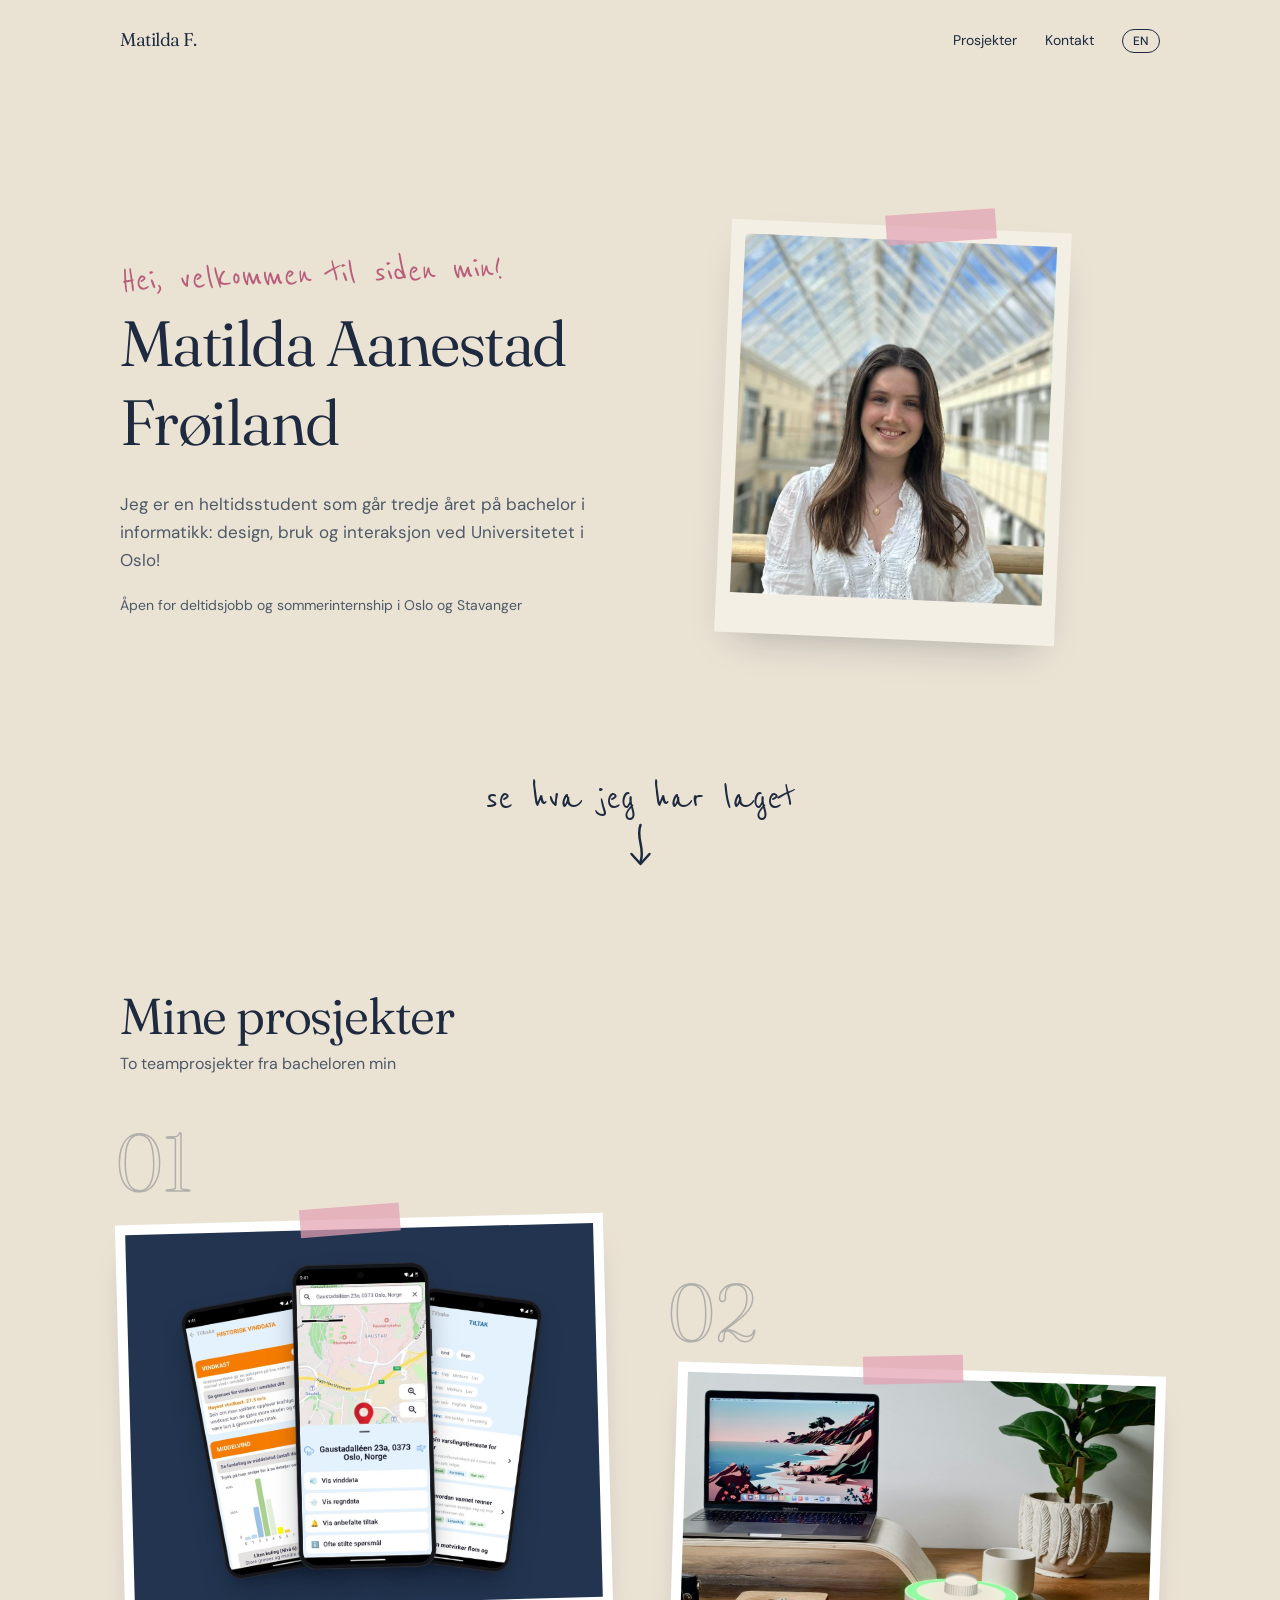
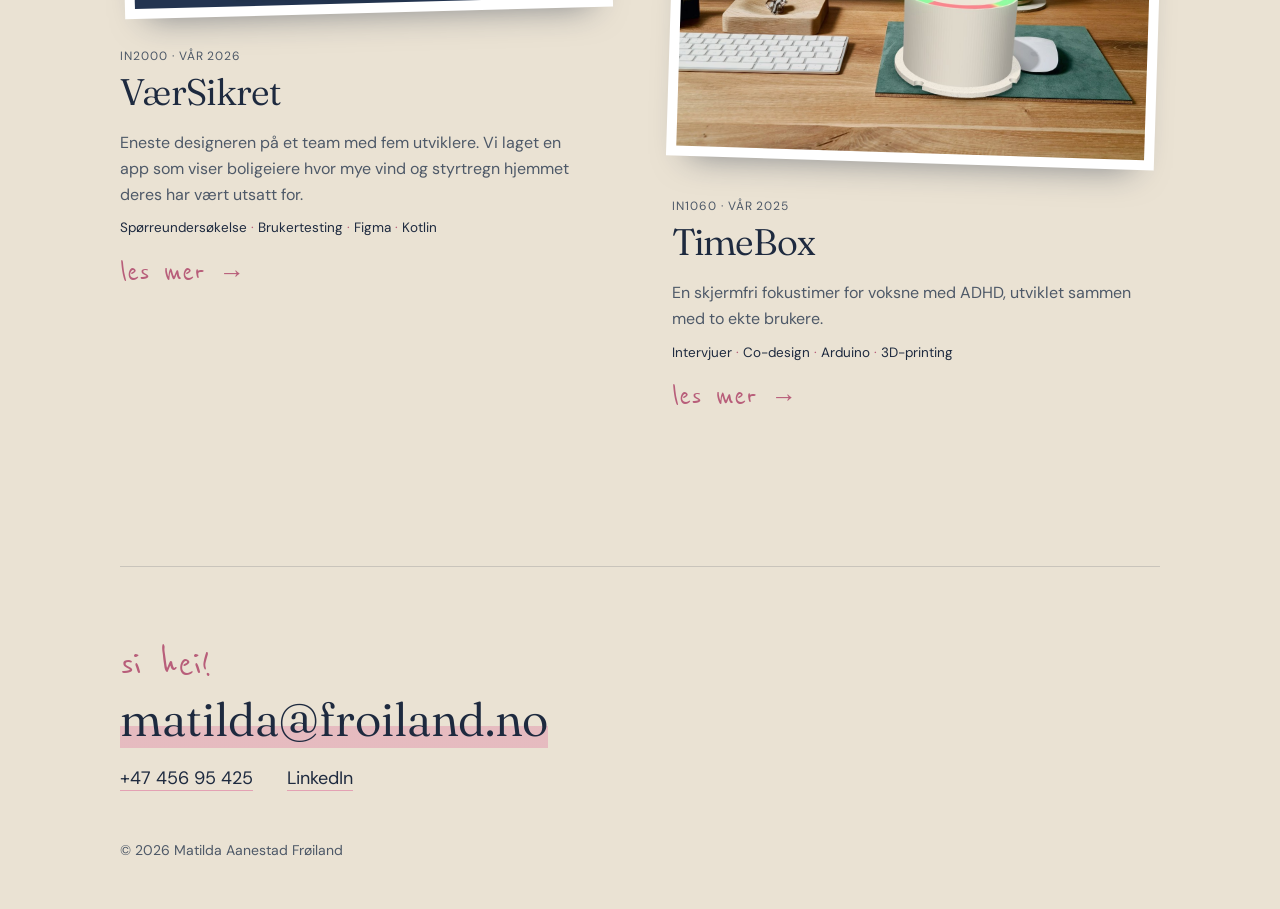
<file: index.html>
<!DOCTYPE html>
<html lang="no">
<head>
<meta charset="utf-8">
<link rel="alternate" hreflang="no" href="index.html">
<link rel="alternate" hreflang="en" href="index-en.html">
<meta name="viewport" content="width=device-width, initial-scale=1">
<title>Matilda Aanestad Frøiland</title>
<link rel="stylesheet" href="fonts/fonts.css">
<style>
:root{
  --bg:#EAE2D3; --paper:#F4EFE5; --ink:#1E2A3F; --ink-soft:#4E5968; --line:rgba(30,42,63,.16);
  --navy:#22344F; --green:#3F5A45; --pink:#E3A1B3; --pink-ink:#B85E7A;
  --f-head:"Head",Georgia,serif; --f-body:"Body",system-ui,sans-serif; --f-hand:"Hand",cursive;
}
*{box-sizing:border-box}
[hidden]{display:none!important}
html{scroll-behavior:smooth}
body{margin:0;background:var(--bg);color:var(--ink);font-family:var(--f-body);-webkit-font-smoothing:antialiased}
.head,h1,h2,h3{font-family:var(--f-head);font-weight:350;letter-spacing:-0.02em}
.hand{font-family:var(--f-hand);font-weight:400}
a{color:inherit}
img{display:block;max-width:100%}
.wrap{max-width:1120px;margin:0 auto;padding:0 40px}

nav{display:flex;justify-content:space-between;align-items:center;padding:28px 0}
nav .logo{font-size:22px;text-decoration:none}
nav .links a{margin-left:28px;font-size:14px;text-decoration:none;position:relative}
nav .links a:hover::after{content:"";position:absolute;left:0;right:0;bottom:-4px;height:3px;border-radius:2px;background:var(--pink)}

.hero{min-height:min(calc(100vh - 84px),900px);display:grid;grid-template-columns:1.25fr 1fr;gap:56px;align-items:center;position:relative;padding-bottom:110px}
.hero .hi{color:var(--pink-ink);font-size:30px;margin:0 0 6px;transform:rotate(-2deg);display:inline-block}
.hero h1{font-size:clamp(44px,6vw,76px);line-height:1.04;margin:0}
.hero h1 em{position:relative;white-space:nowrap}
.hero h1 em svg{position:absolute;left:-4px;bottom:-10px;width:calc(100% + 8px);height:18px}
.hero p.intro{font-size:17px;line-height:1.65;color:var(--ink-soft);max-width:480px;margin:28px 0 0}
.hero .status{margin:22px 0 0;font-size:14px;color:var(--ink-soft)}

.photo{position:relative;justify-self:center}
.photo .frame{background:var(--paper);padding:14px 14px 40px;transform:rotate(2.5deg);box-shadow:0 18px 40px -20px rgba(30,42,63,.35);width:min(340px,100%)}
.photo img{width:100%;aspect-ratio:4/4.6;object-fit:cover}
.photo .caption{position:absolute;bottom:10px;left:0;right:0;text-align:center;font-size:25px;line-height:1.05}
.photo .tape{position:absolute;top:-14px;left:50%;width:110px;height:30px;background:rgba(227,161,179,.7);transform:translateX(-50%) rotate(-4deg);z-index:1}

.cue{position:absolute;left:50%;bottom:22px;transform:translateX(-50%);text-align:center;text-decoration:none}
.cue span{font-size:32px;display:block}
.cue svg{animation:bob 1.8s ease-in-out infinite}
.cue:hover span{color:var(--pink-ink)}
@keyframes bob{0%,100%{transform:translateY(0)}50%{transform:translateY(10px)}}

/* projects */
.work{padding:90px 0 40px}
.work h2{font-size:clamp(44px,5vw,60px);margin:0 0 6px}
.work .sub{color:var(--ink-soft);margin:0 0 50px;font-size:16px}
.grid{display:grid;grid-template-columns:1fr 1fr;column-gap:64px;row-gap:80px}
.grid .proj:nth-child(even){margin-top:150px}
.proj{text-decoration:none;display:block;position:relative}
.proj .num{display:block;margin:0 0 18px -4px;font-family:var(--f-head);font-weight:300;font-size:96px;line-height:.8;color:transparent;-webkit-text-stroke:1.5px rgba(30,42,63,.28);z-index:0}
.proj .pic{position:relative;z-index:1;background:#fff;padding:10px;box-shadow:0 20px 34px -22px rgba(30,42,63,.55);transform:rotate(var(--r,-1.5deg));transition:transform .45s cubic-bezier(.2,.8,.2,1)}
.proj:nth-child(even) .pic{--r:1.8deg}
.proj:hover .pic{transform:rotate(0) translateY(-8px)}
.proj .pic img{width:100%;aspect-ratio:4/3.2;object-fit:cover}
.proj .pic .tape{position:absolute;top:-13px;left:38%;width:100px;height:28px;background:rgba(227,161,179,.72);transform:rotate(-3deg)}
.proj .type{position:absolute;z-index:2;right:-18px;bottom:-26px;font-family:var(--f-hand);font-size:27px;line-height:1;background:var(--bg);padding:6px 12px;border-radius:999px;border:2px solid var(--pink);color:var(--pink-ink);transform:rotate(-5deg)}
.proj .meta{font-size:12px;letter-spacing:.08em;text-transform:uppercase;color:var(--ink-soft);margin:34px 0 4px}
.proj h3{font-size:44px;line-height:1;margin:0 0 10px;display:inline-block;position:relative}
.proj h3::after{content:"";position:absolute;left:0;right:0;bottom:-6px;height:10px;background:url("data:image/svg+xml,%3Csvg xmlns='http://www.w3.org/2000/svg' viewBox='0 0 200 14' preserveAspectRatio='none'%3E%3Cpath d='M3 9 C 40 3, 90 13, 197 5' stroke='%23E3A1B3' stroke-width='5' fill='none' stroke-linecap='round'/%3E%3C/svg%3E") left/100% 100% no-repeat;transform:scaleX(0);transform-origin:left;transition:transform .4s ease}
.proj:hover h3::after{transform:scaleX(1)}
.proj p{font-size:16px;line-height:1.6;color:var(--ink-soft);margin:6px 0 10px;max-width:460px}
.proj .skills{font-size:13.5px;color:var(--ink);margin:0}
.proj .skills span+span::before{content:" · ";color:var(--pink-ink)}
.proj .go{display:inline-block;margin-top:12px;font-family:var(--f-hand);font-size:26px;color:var(--pink-ink)}

.btn{display:inline-flex;align-items:center;gap:8px;font-size:15px;text-decoration:none;border:1.5px solid var(--ink);border-radius:999px;padding:10px 20px;margin-top:22px}
.btn:hover{background:var(--ink);color:var(--bg)}

footer{margin-top:110px;padding:70px 0 50px;border-top:1px solid var(--line)}
footer .hand{font-size:34px;color:var(--pink-ink)}
footer .big{font-family:var(--f-head);font-weight:350;font-size:clamp(34px,5vw,56px);margin:0 0 10px}
footer .big a{text-decoration:none;background:linear-gradient(transparent 62%,rgba(227,161,179,.6) 62%)}
footer .ways{display:flex;flex-wrap:wrap;gap:12px 34px;margin-top:18px;font-size:18px}
footer .ways a{text-decoration:none;border-bottom:1.5px solid var(--pink)}
footer .ways a:hover{color:var(--pink-ink)}
footer .row{display:flex;justify-content:space-between;color:var(--ink-soft);font-size:14px;margin-top:50px}

@media (max-width:760px){
  .wrap{padding:0 20px}
  .hero{grid-template-columns:1fr;gap:40px;padding-top:10px}
    .grid{grid-template-columns:1fr}
  .grid .proj:nth-child(even){margin-top:0}
  .proj .type{right:6px}
  nav .links a{margin-left:16px}
}
nav .links a.lang{border:1.5px solid currentColor;border-radius:999px;padding:3px 10px;font-size:12px;letter-spacing:.06em;font-weight:500}
nav .links a.lang:hover::after{display:none}
</style>
</head>
<body>
<div class="wrap">
  <nav>
    <a class="logo head" href="#">Matilda F.</a>
    <div class="links"><a href="#work">Prosjekter</a><a href="#contact">Kontakt</a><a class="lang" href="index-en.html" hreflang="en" lang="en" aria-label="English">EN</a></div>
  </nav>

  <section class="hero">
    <div>
      <span class="hand hi">Hei, velkommen til siden min!</span>
      <h1>Matilda Aanestad Frøiland</h1>
      <p class="intro">Jeg er en heltidsstudent som går tredje året på bachelor i informatikk: design, bruk og interaksjon ved Universitetet i Oslo!</p>
      <p class="status">Åpen for deltidsjobb og sommerinternship i Oslo og Stavanger</p>
    </div>
    <div class="photo">
      <div class="tape"></div>
      <div class="frame"><img src="img/me.jpg" alt="Portrett av Matilda"></div>
    </div>
    <a class="cue" href="#work">
      <span class="hand">se hva jeg har laget</span>
      <svg width="34" height="46" viewBox="0 0 34 46"><path d="M17 3 C 12 16, 22 26, 17 40" stroke="#1E2A3F" stroke-width="2.5" fill="none" stroke-linecap="round"/><path d="M8 32 L17 42 L26 32" stroke="#1E2A3F" stroke-width="2.5" fill="none" stroke-linecap="round" stroke-linejoin="round"/></svg>
    </a>
  </section>

  <section class="work" id="work">
    <h2>Mine prosjekter</h2>
    <p class="sub">To teamprosjekter fra bacheloren min</p>
    <div class="grid">
      <a class="proj" href="vaersikret.html">
        <span class="num" aria-hidden="true">01</span>
        <div class="pic"><div class="tape"></div><img src="img/card_vaersikret.jpg" alt="Tre telefoner som viser VærSikret-appen: vinddata, en valgt adresse på kartet og anbefalte tiltak"></div>
        <p class="meta">IN2000 · Vår 2026</p>
        <h3>VærSikret</h3>
        <p>Eneste designeren på et team med fem utviklere. Vi laget en app som viser boligeiere hvor mye vind og styrtregn hjemmet deres har vært utsatt for.</p>
        <p class="skills"><span>Spørreundersøkelse</span><span>Brukertesting</span><span>Figma</span><span>Kotlin</span></p>
        <span class="go">les mer →</span>
      </a>
      <a class="proj" href="timebox.html">
        <span class="num" aria-hidden="true">02</span>
        <div class="pic"><div class="tape"></div><img src="img/card_timebox.jpg" alt="TimeBox på en pult ved siden av en laptop, med LED-ringen som lyser grønt og rødt"></div>
        <p class="meta">IN1060 · Vår 2025</p>
        <h3>TimeBox</h3>
        <p>En skjermfri fokustimer for voksne med ADHD, utviklet sammen med to ekte brukere.</p>
        <p class="skills"><span>Intervjuer</span><span>Co-design</span><span>Arduino</span><span>3D-printing</span></p>
        <span class="go">les mer →</span>
      </a>
    </div>
  </section>


  <footer id="contact">
    <span class="hand">si hei!</span>
    <p class="big"><a href="mailto:matilda@froiland.no">matilda@froiland.no</a></p>
    <div class="ways">
      <a href="tel:+4745695425">+47 456 95 425</a>
      <a href="https://www.linkedin.com/in/matildafroiland" target="_blank" rel="noopener">LinkedIn</a>
    </div>
    <div class="row"><span>© 2026 Matilda Aanestad Frøiland</span></div>
  </footer>
</div>
</body>
</html>
</file>
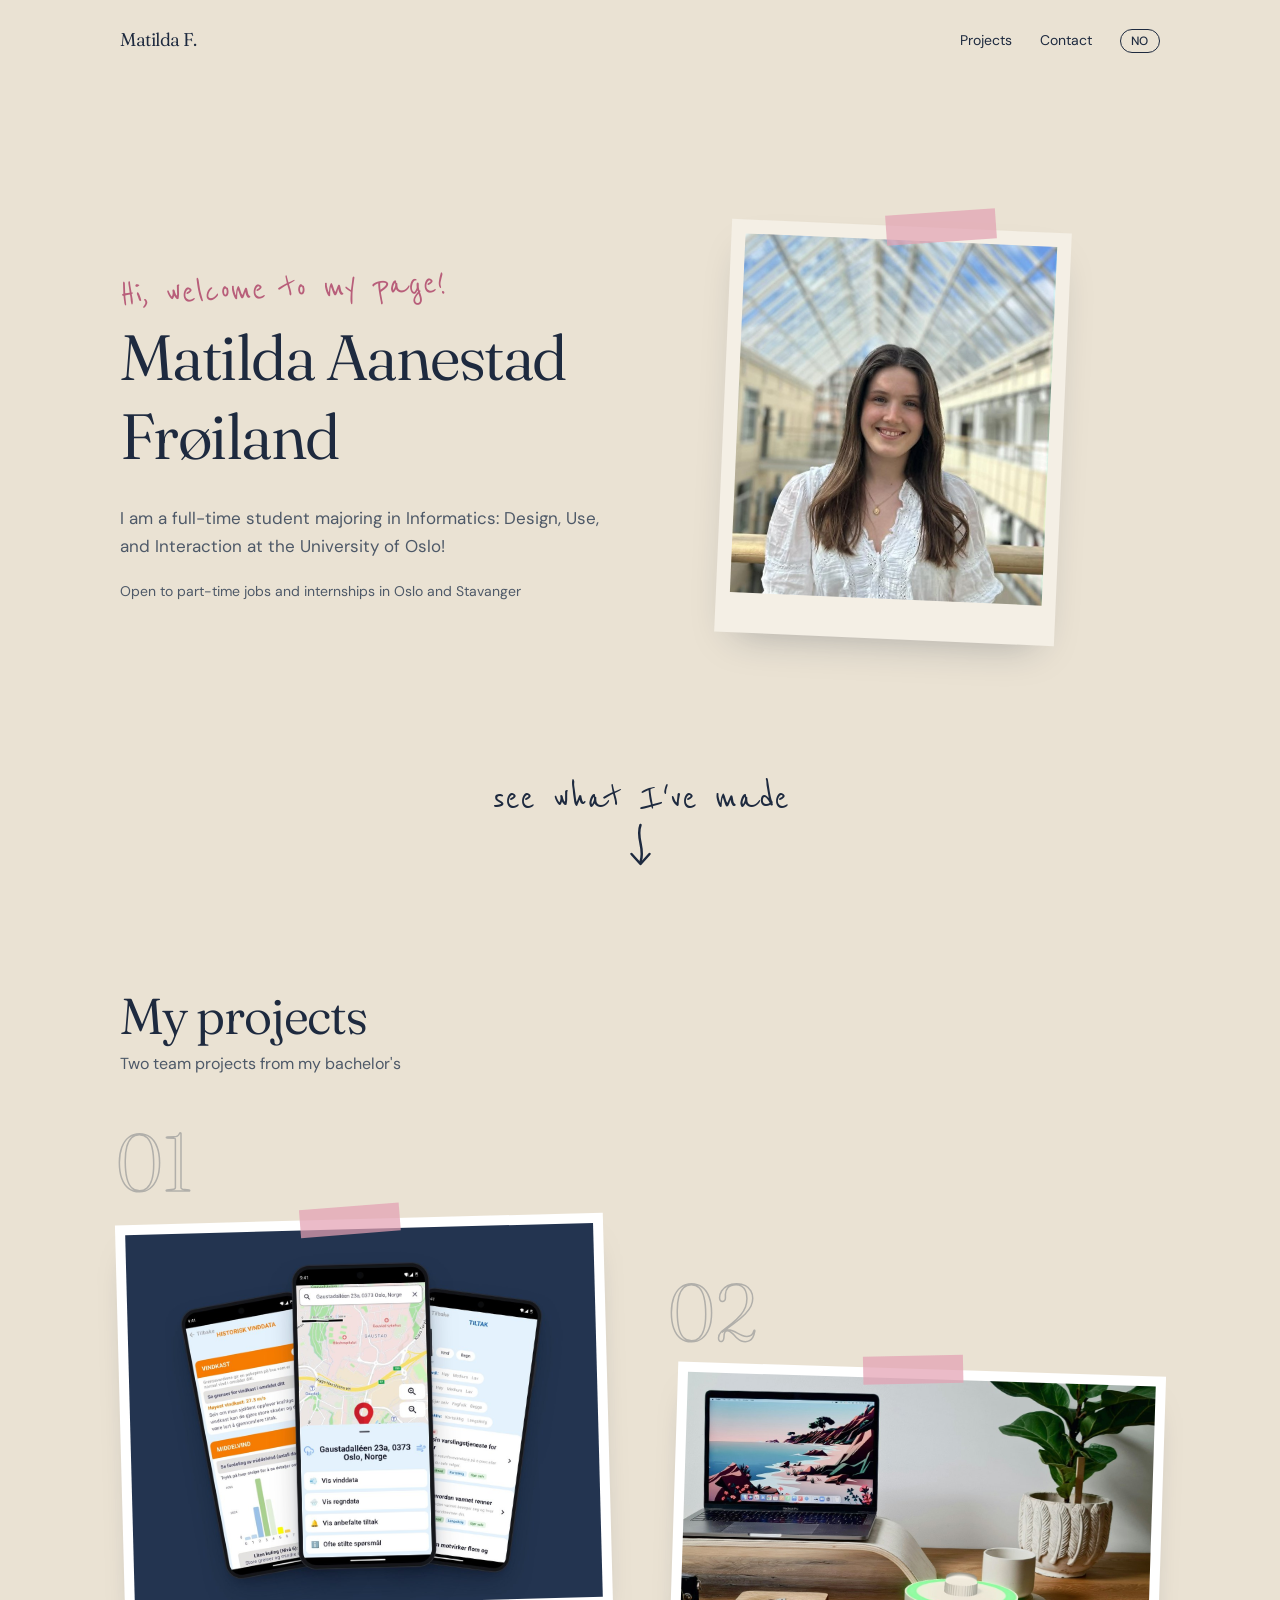
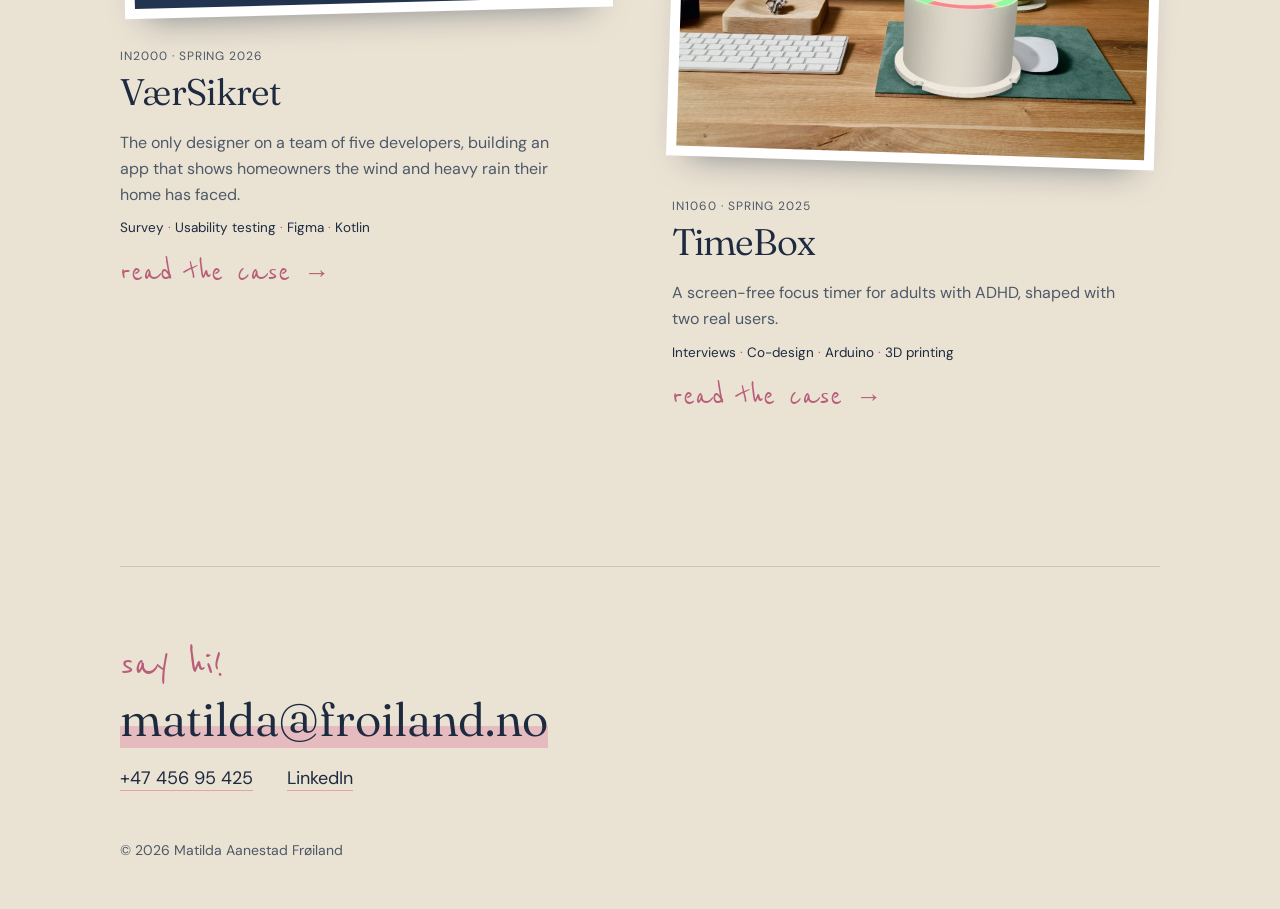
<file: index-en.html>
<!DOCTYPE html>
<html lang="en">
<head>
<meta charset="utf-8">
<link rel="alternate" hreflang="no" href="index.html">
<link rel="alternate" hreflang="en" href="index-en.html">
<meta name="viewport" content="width=device-width, initial-scale=1">
<title>Matilda Aanestad Frøiland</title>
<link rel="stylesheet" href="fonts/fonts.css">
<style>
:root{
  --bg:#EAE2D3; --paper:#F4EFE5; --ink:#1E2A3F; --ink-soft:#4E5968; --line:rgba(30,42,63,.16);
  --navy:#22344F; --green:#3F5A45; --pink:#E3A1B3; --pink-ink:#B85E7A;
  --f-head:"Head",Georgia,serif; --f-body:"Body",system-ui,sans-serif; --f-hand:"Hand",cursive;
}
*{box-sizing:border-box}
[hidden]{display:none!important}
html{scroll-behavior:smooth}
body{margin:0;background:var(--bg);color:var(--ink);font-family:var(--f-body);-webkit-font-smoothing:antialiased}
.head,h1,h2,h3{font-family:var(--f-head);font-weight:350;letter-spacing:-0.02em}
.hand{font-family:var(--f-hand);font-weight:400}
a{color:inherit}
img{display:block;max-width:100%}
.wrap{max-width:1120px;margin:0 auto;padding:0 40px}

nav{display:flex;justify-content:space-between;align-items:center;padding:28px 0}
nav .logo{font-size:22px;text-decoration:none}
nav .links a{margin-left:28px;font-size:14px;text-decoration:none;position:relative}
nav .links a:hover::after{content:"";position:absolute;left:0;right:0;bottom:-4px;height:3px;border-radius:2px;background:var(--pink)}

.hero{min-height:min(calc(100vh - 84px),900px);display:grid;grid-template-columns:1.25fr 1fr;gap:56px;align-items:center;position:relative;padding-bottom:110px}
.hero .hi{color:var(--pink-ink);font-size:30px;margin:0 0 6px;transform:rotate(-2deg);display:inline-block}
.hero h1{font-size:clamp(44px,6vw,76px);line-height:1.04;margin:0}
.hero h1 em{position:relative;white-space:nowrap}
.hero h1 em svg{position:absolute;left:-4px;bottom:-10px;width:calc(100% + 8px);height:18px}
.hero p.intro{font-size:17px;line-height:1.65;color:var(--ink-soft);max-width:480px;margin:28px 0 0}
.hero .status{margin:22px 0 0;font-size:14px;color:var(--ink-soft)}

.photo{position:relative;justify-self:center}
.photo .frame{background:var(--paper);padding:14px 14px 40px;transform:rotate(2.5deg);box-shadow:0 18px 40px -20px rgba(30,42,63,.35);width:min(340px,100%)}
.photo img{width:100%;aspect-ratio:4/4.6;object-fit:cover}
.photo .caption{position:absolute;bottom:10px;left:0;right:0;text-align:center;font-size:25px;line-height:1.05}
.photo .tape{position:absolute;top:-14px;left:50%;width:110px;height:30px;background:rgba(227,161,179,.7);transform:translateX(-50%) rotate(-4deg);z-index:1}

.cue{position:absolute;left:50%;bottom:22px;transform:translateX(-50%);text-align:center;text-decoration:none}
.cue span{font-size:32px;display:block}
.cue svg{animation:bob 1.8s ease-in-out infinite}
.cue:hover span{color:var(--pink-ink)}
@keyframes bob{0%,100%{transform:translateY(0)}50%{transform:translateY(10px)}}

/* projects */
.work{padding:90px 0 40px}
.work h2{font-size:clamp(44px,5vw,60px);margin:0 0 6px}
.work .sub{color:var(--ink-soft);margin:0 0 50px;font-size:16px}
.grid{display:grid;grid-template-columns:1fr 1fr;column-gap:64px;row-gap:80px}
.grid .proj:nth-child(even){margin-top:150px}
.proj{text-decoration:none;display:block;position:relative}
.proj .num{display:block;margin:0 0 18px -4px;font-family:var(--f-head);font-weight:300;font-size:96px;line-height:.8;color:transparent;-webkit-text-stroke:1.5px rgba(30,42,63,.28);z-index:0}
.proj .pic{position:relative;z-index:1;background:#fff;padding:10px;box-shadow:0 20px 34px -22px rgba(30,42,63,.55);transform:rotate(var(--r,-1.5deg));transition:transform .45s cubic-bezier(.2,.8,.2,1)}
.proj:nth-child(even) .pic{--r:1.8deg}
.proj:hover .pic{transform:rotate(0) translateY(-8px)}
.proj .pic img{width:100%;aspect-ratio:4/3.2;object-fit:cover}
.proj .pic .tape{position:absolute;top:-13px;left:38%;width:100px;height:28px;background:rgba(227,161,179,.72);transform:rotate(-3deg)}
.proj .type{position:absolute;z-index:2;right:-18px;bottom:-26px;font-family:var(--f-hand);font-size:27px;line-height:1;background:var(--bg);padding:6px 12px;border-radius:999px;border:2px solid var(--pink);color:var(--pink-ink);transform:rotate(-5deg)}
.proj .meta{font-size:12px;letter-spacing:.08em;text-transform:uppercase;color:var(--ink-soft);margin:34px 0 4px}
.proj h3{font-size:44px;line-height:1;margin:0 0 10px;display:inline-block;position:relative}
.proj h3::after{content:"";position:absolute;left:0;right:0;bottom:-6px;height:10px;background:url("data:image/svg+xml,%3Csvg xmlns='http://www.w3.org/2000/svg' viewBox='0 0 200 14' preserveAspectRatio='none'%3E%3Cpath d='M3 9 C 40 3, 90 13, 197 5' stroke='%23E3A1B3' stroke-width='5' fill='none' stroke-linecap='round'/%3E%3C/svg%3E") left/100% 100% no-repeat;transform:scaleX(0);transform-origin:left;transition:transform .4s ease}
.proj:hover h3::after{transform:scaleX(1)}
.proj p{font-size:16px;line-height:1.6;color:var(--ink-soft);margin:6px 0 10px;max-width:460px}
.proj .skills{font-size:13.5px;color:var(--ink);margin:0}
.proj .skills span+span::before{content:" · ";color:var(--pink-ink)}
.proj .go{display:inline-block;margin-top:12px;font-family:var(--f-hand);font-size:26px;color:var(--pink-ink)}

.btn{display:inline-flex;align-items:center;gap:8px;font-size:15px;text-decoration:none;border:1.5px solid var(--ink);border-radius:999px;padding:10px 20px;margin-top:22px}
.btn:hover{background:var(--ink);color:var(--bg)}

footer{margin-top:110px;padding:70px 0 50px;border-top:1px solid var(--line)}
footer .hand{font-size:34px;color:var(--pink-ink)}
footer .big{font-family:var(--f-head);font-weight:350;font-size:clamp(34px,5vw,56px);margin:0 0 10px}
footer .big a{text-decoration:none;background:linear-gradient(transparent 62%,rgba(227,161,179,.6) 62%)}
footer .ways{display:flex;flex-wrap:wrap;gap:12px 34px;margin-top:18px;font-size:18px}
footer .ways a{text-decoration:none;border-bottom:1.5px solid var(--pink)}
footer .ways a:hover{color:var(--pink-ink)}
footer .row{display:flex;justify-content:space-between;color:var(--ink-soft);font-size:14px;margin-top:50px}

@media (max-width:760px){
  .wrap{padding:0 20px}
  .hero{grid-template-columns:1fr;gap:40px;padding-top:10px}
    .grid{grid-template-columns:1fr}
  .grid .proj:nth-child(even){margin-top:0}
  .proj .type{right:6px}
  nav .links a{margin-left:16px}
}
nav .links a.lang{border:1.5px solid currentColor;border-radius:999px;padding:3px 10px;font-size:12px;letter-spacing:.06em;font-weight:500}
nav .links a.lang:hover::after{display:none}
</style>
</head>
<body>
<div class="wrap">
  <nav>
    <a class="logo head" href="#">Matilda F.</a>
    <div class="links"><a href="#work">Projects</a><a href="#contact">Contact</a><a class="lang" href="index.html" hreflang="no" lang="no" aria-label="Norsk">NO</a></div>
  </nav>

  <section class="hero">
    <div>
      <span class="hand hi">Hi, welcome to my page!</span>
      <h1>Matilda Aanestad Frøiland</h1>
      <p class="intro">I am a full-time student majoring in Informatics: Design, Use, and Interaction at the University of Oslo!</p>
      <p class="status">Open to part-time jobs and internships in Oslo and Stavanger</p>
    </div>
    <div class="photo">
      <div class="tape"></div>
      <div class="frame"><img src="img/me.jpg" alt="Portrait of Matilda"></div>
    </div>
    <a class="cue" href="#work">
      <span class="hand">see what I've made</span>
      <svg width="34" height="46" viewBox="0 0 34 46"><path d="M17 3 C 12 16, 22 26, 17 40" stroke="#1E2A3F" stroke-width="2.5" fill="none" stroke-linecap="round"/><path d="M8 32 L17 42 L26 32" stroke="#1E2A3F" stroke-width="2.5" fill="none" stroke-linecap="round" stroke-linejoin="round"/></svg>
    </a>
  </section>

  <section class="work" id="work">
    <h2>My projects</h2>
    <p class="sub">Two team projects from my bachelor's</p>
    <div class="grid">
      <a class="proj" href="vaersikret-en.html">
        <span class="num" aria-hidden="true">01</span>
        <div class="pic"><div class="tape"></div><img src="img/card_vaersikret.jpg" alt="Three phones showing the VærSikret app: wind data, a selected address on the map, and recommended measures"></div>
        <p class="meta">IN2000 · Spring 2026</p>
        <h3>VærSikret</h3>
        <p>The only designer on a team of five developers, building an app that shows homeowners the wind and heavy rain their home has faced.</p>
        <p class="skills"><span>Survey</span><span>Usability testing</span><span>Figma</span><span>Kotlin</span></p>
        <span class="go">read the case →</span>
      </a>
      <a class="proj" href="timebox-en.html">
        <span class="num" aria-hidden="true">02</span>
        <div class="pic"><div class="tape"></div><img src="img/card_timebox.jpg" alt="TimeBox on a desk next to a laptop, with its LED ring glowing green and red"></div>
        <p class="meta">IN1060 · Spring 2025</p>
        <h3>TimeBox</h3>
        <p>A screen-free focus timer for adults with ADHD, shaped with two real users.</p>
        <p class="skills"><span>Interviews</span><span>Co-design</span><span>Arduino</span><span>3D printing</span></p>
        <span class="go">read the case →</span>
      </a>
    </div>
  </section>


  <footer id="contact">
    <span class="hand">say hi!</span>
    <p class="big"><a href="mailto:matilda@froiland.no">matilda@froiland.no</a></p>
    <div class="ways">
      <a href="tel:+4745695425">+47 456 95 425</a>
      <a href="https://www.linkedin.com/in/matildafroiland" target="_blank" rel="noopener">LinkedIn</a>
    </div>
    <div class="row"><span>© 2026 Matilda Aanestad Frøiland</span></div>
  </footer>
</div>
</body>
</html>
</file>
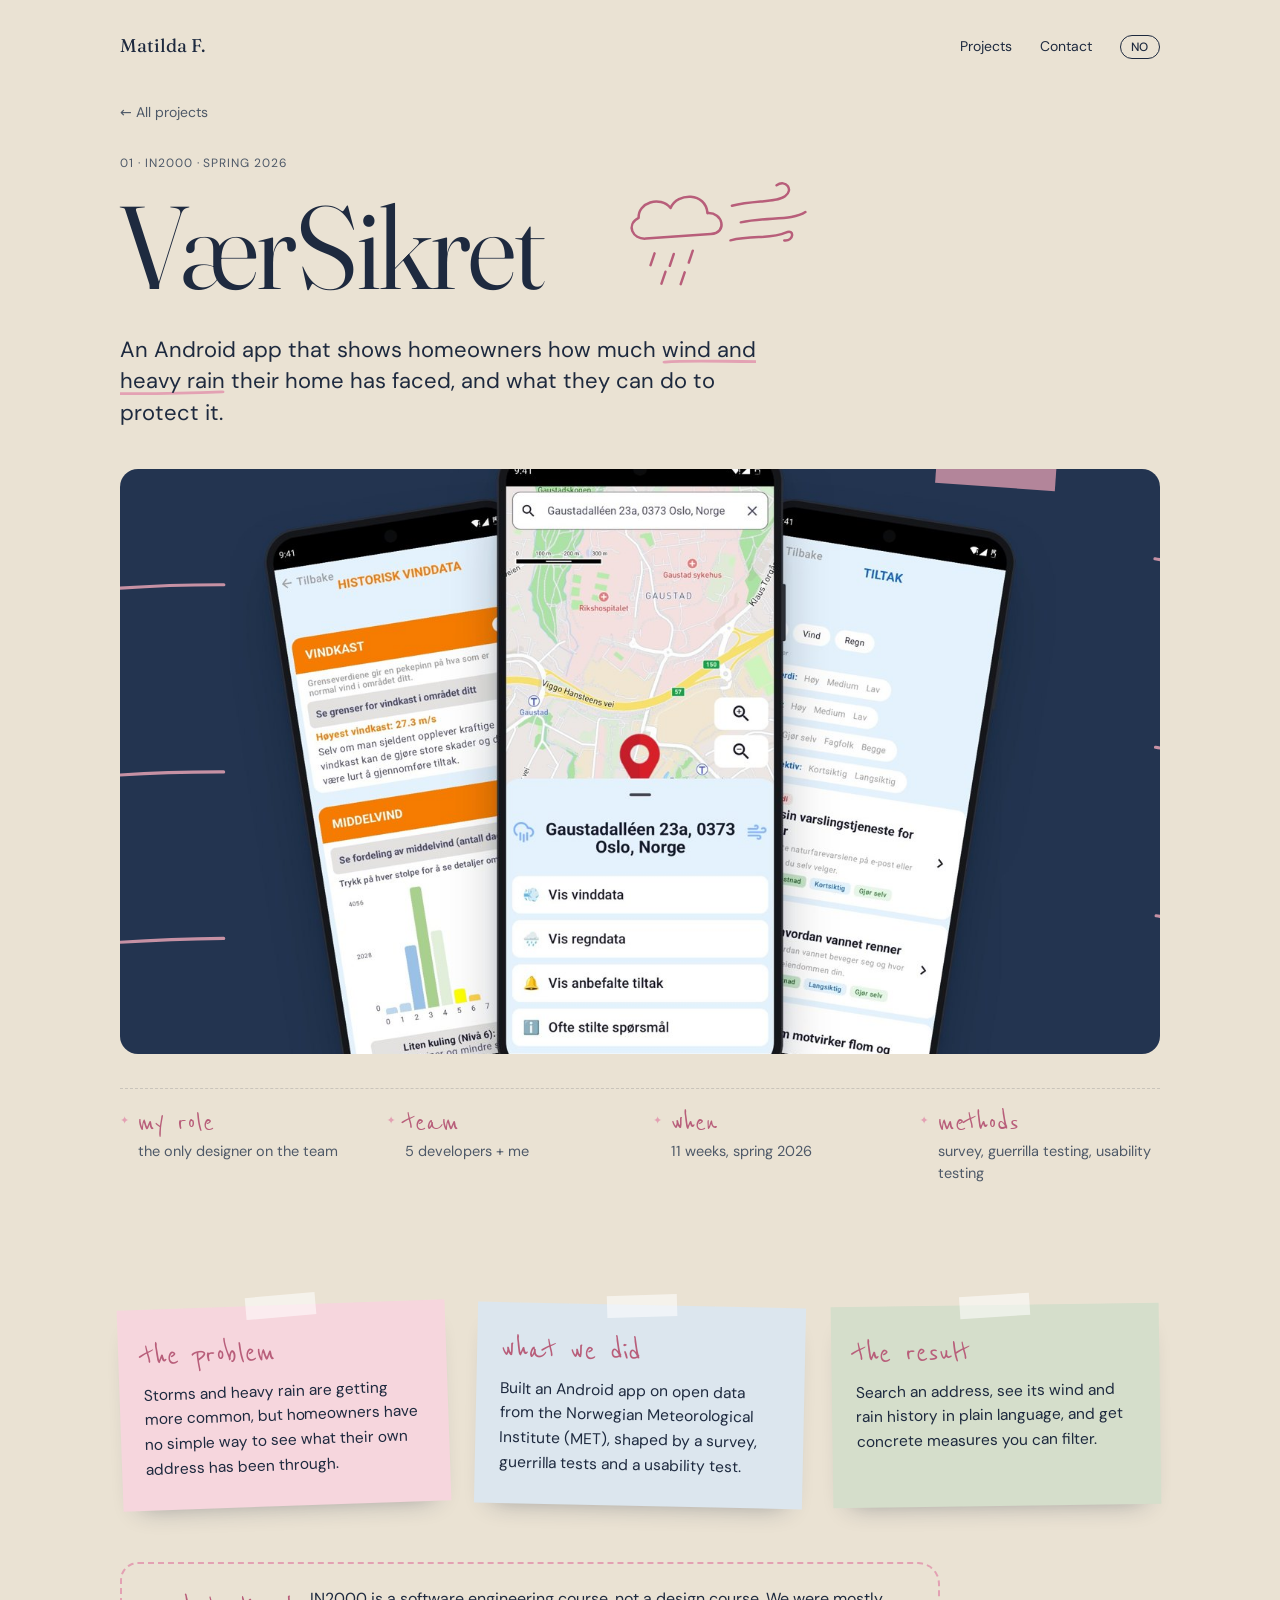
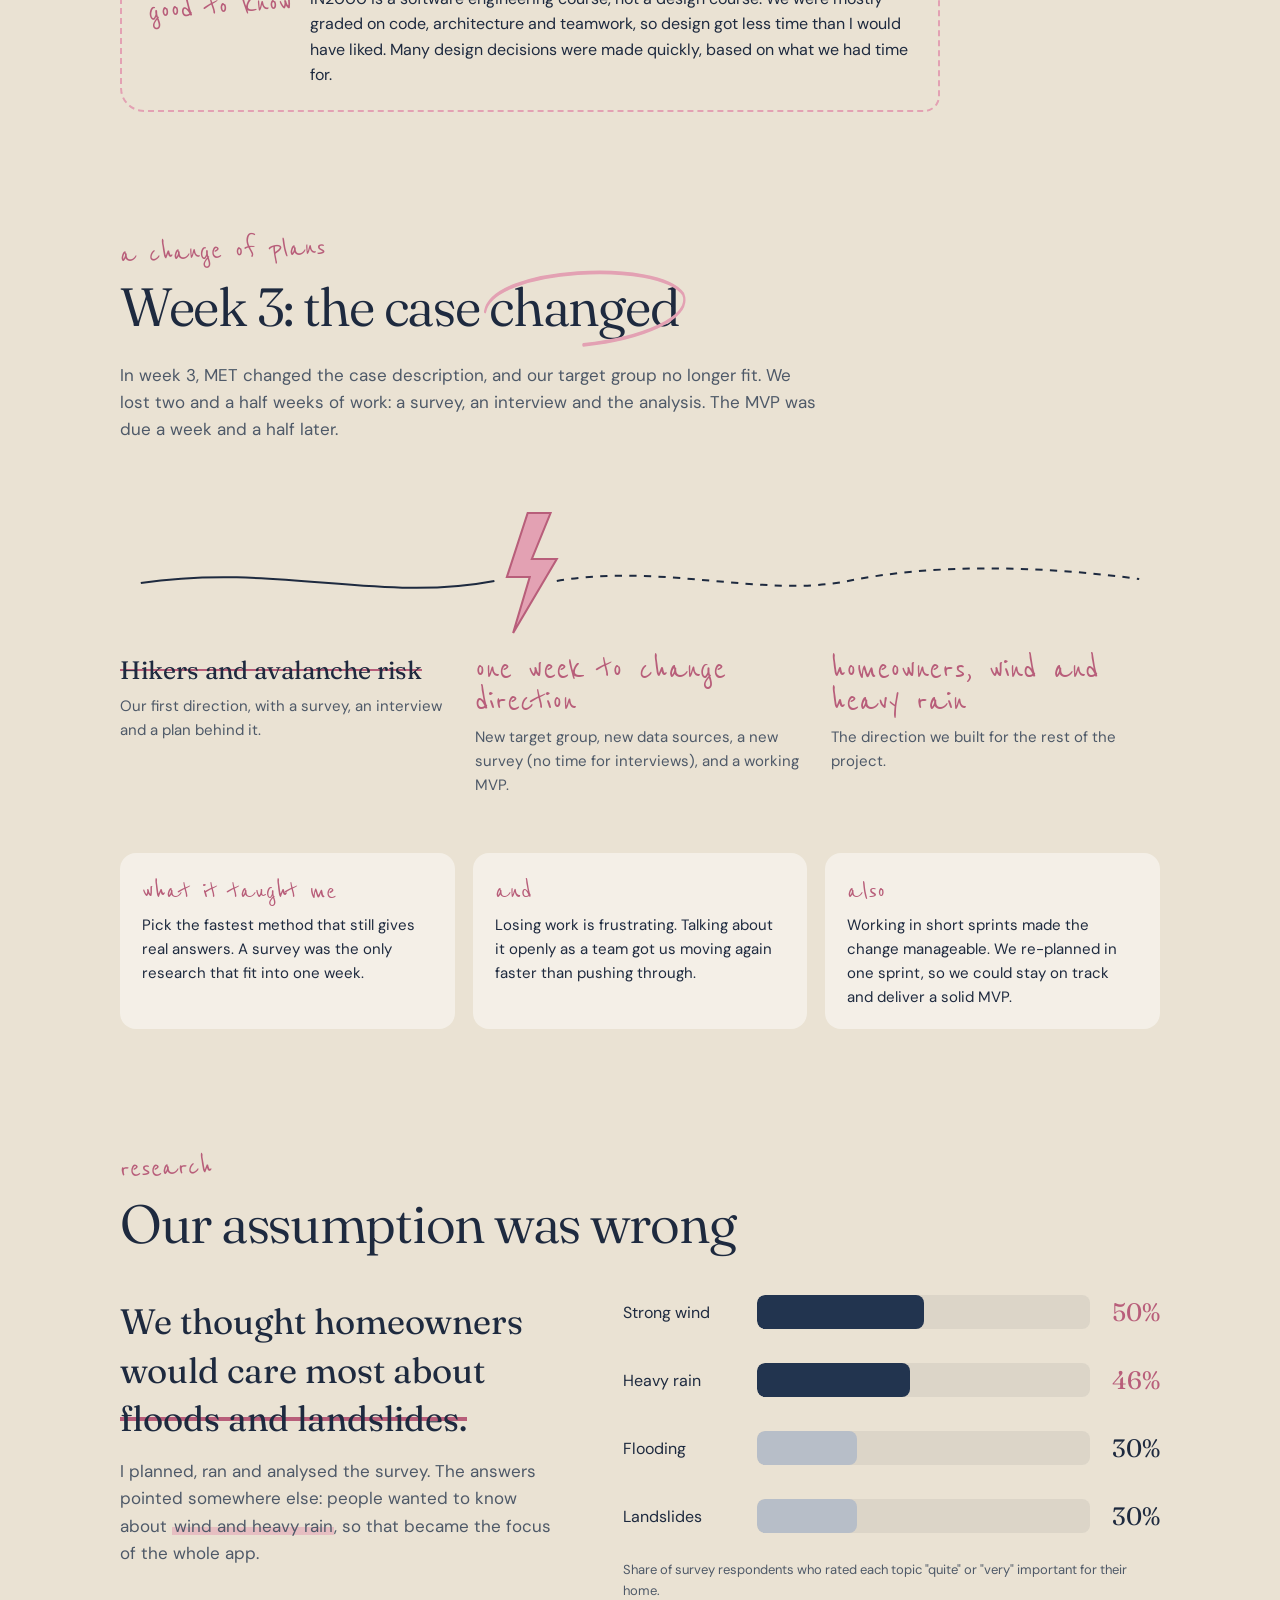
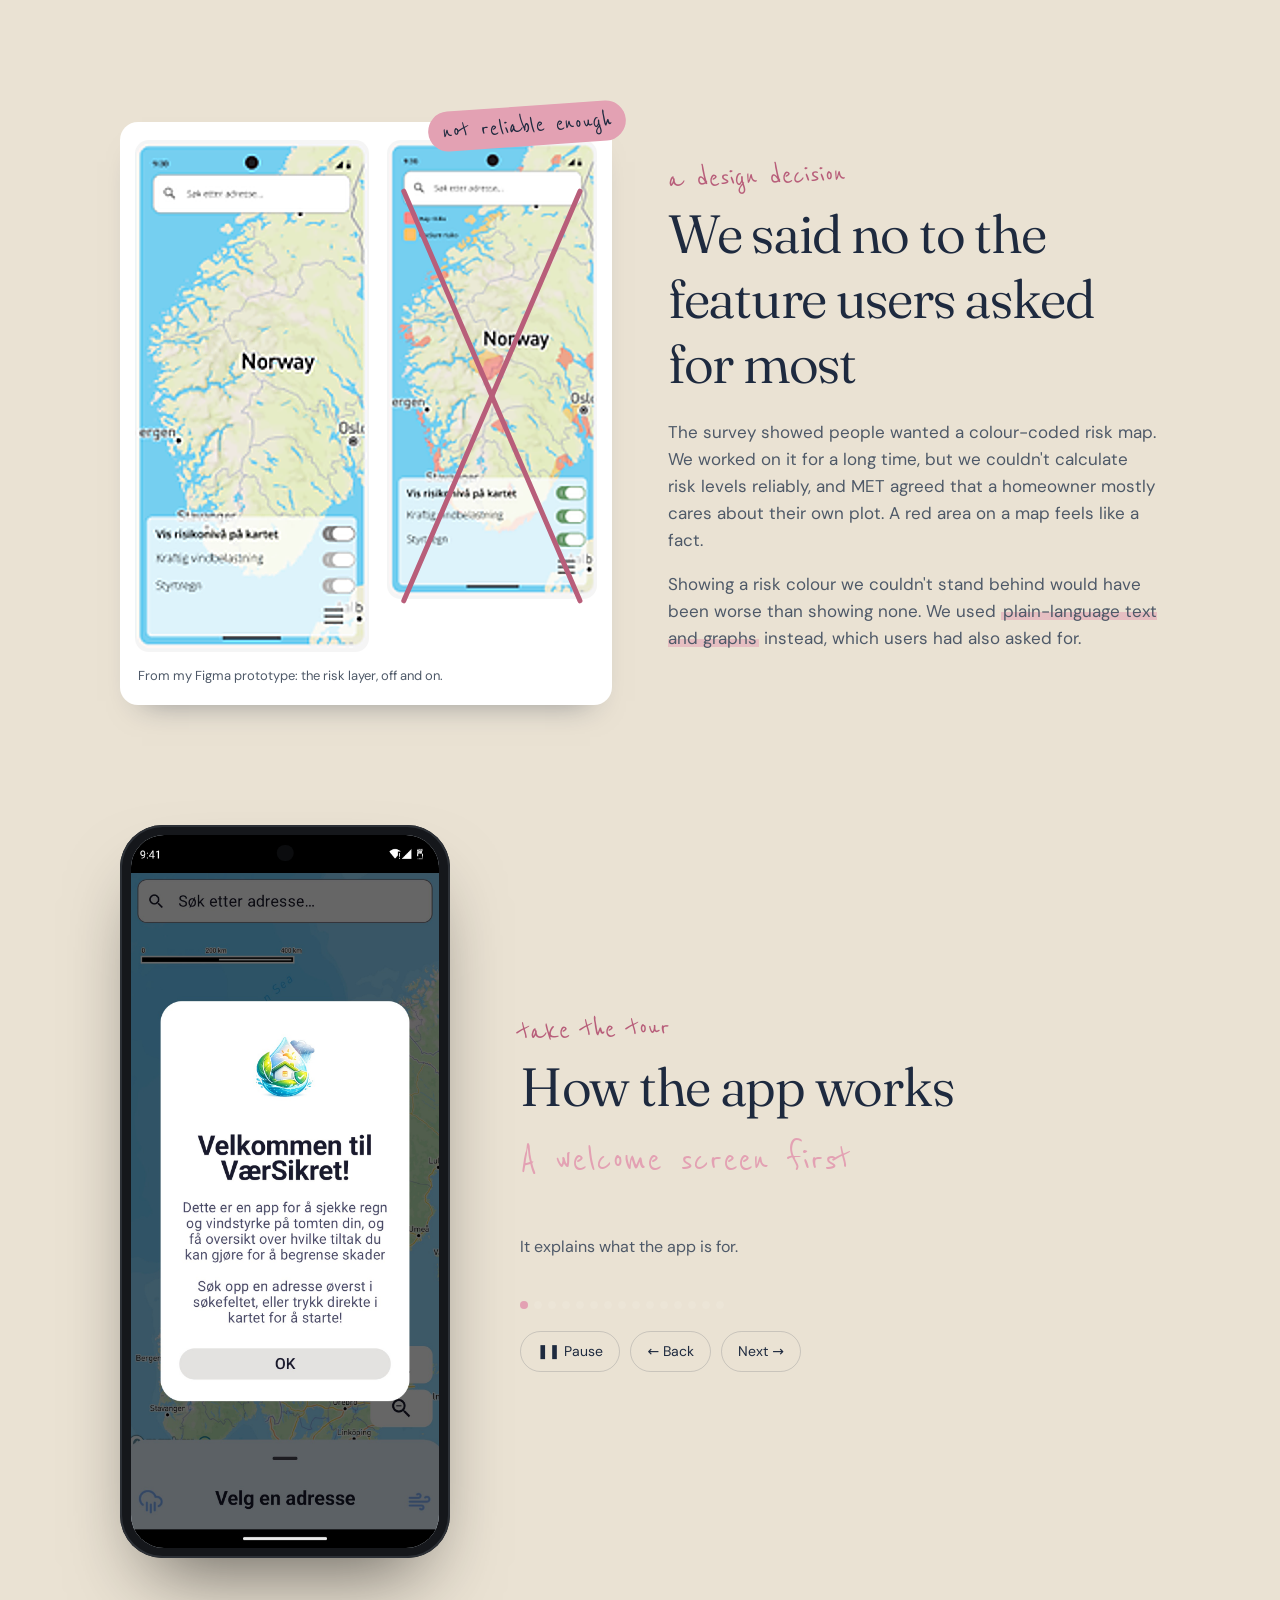
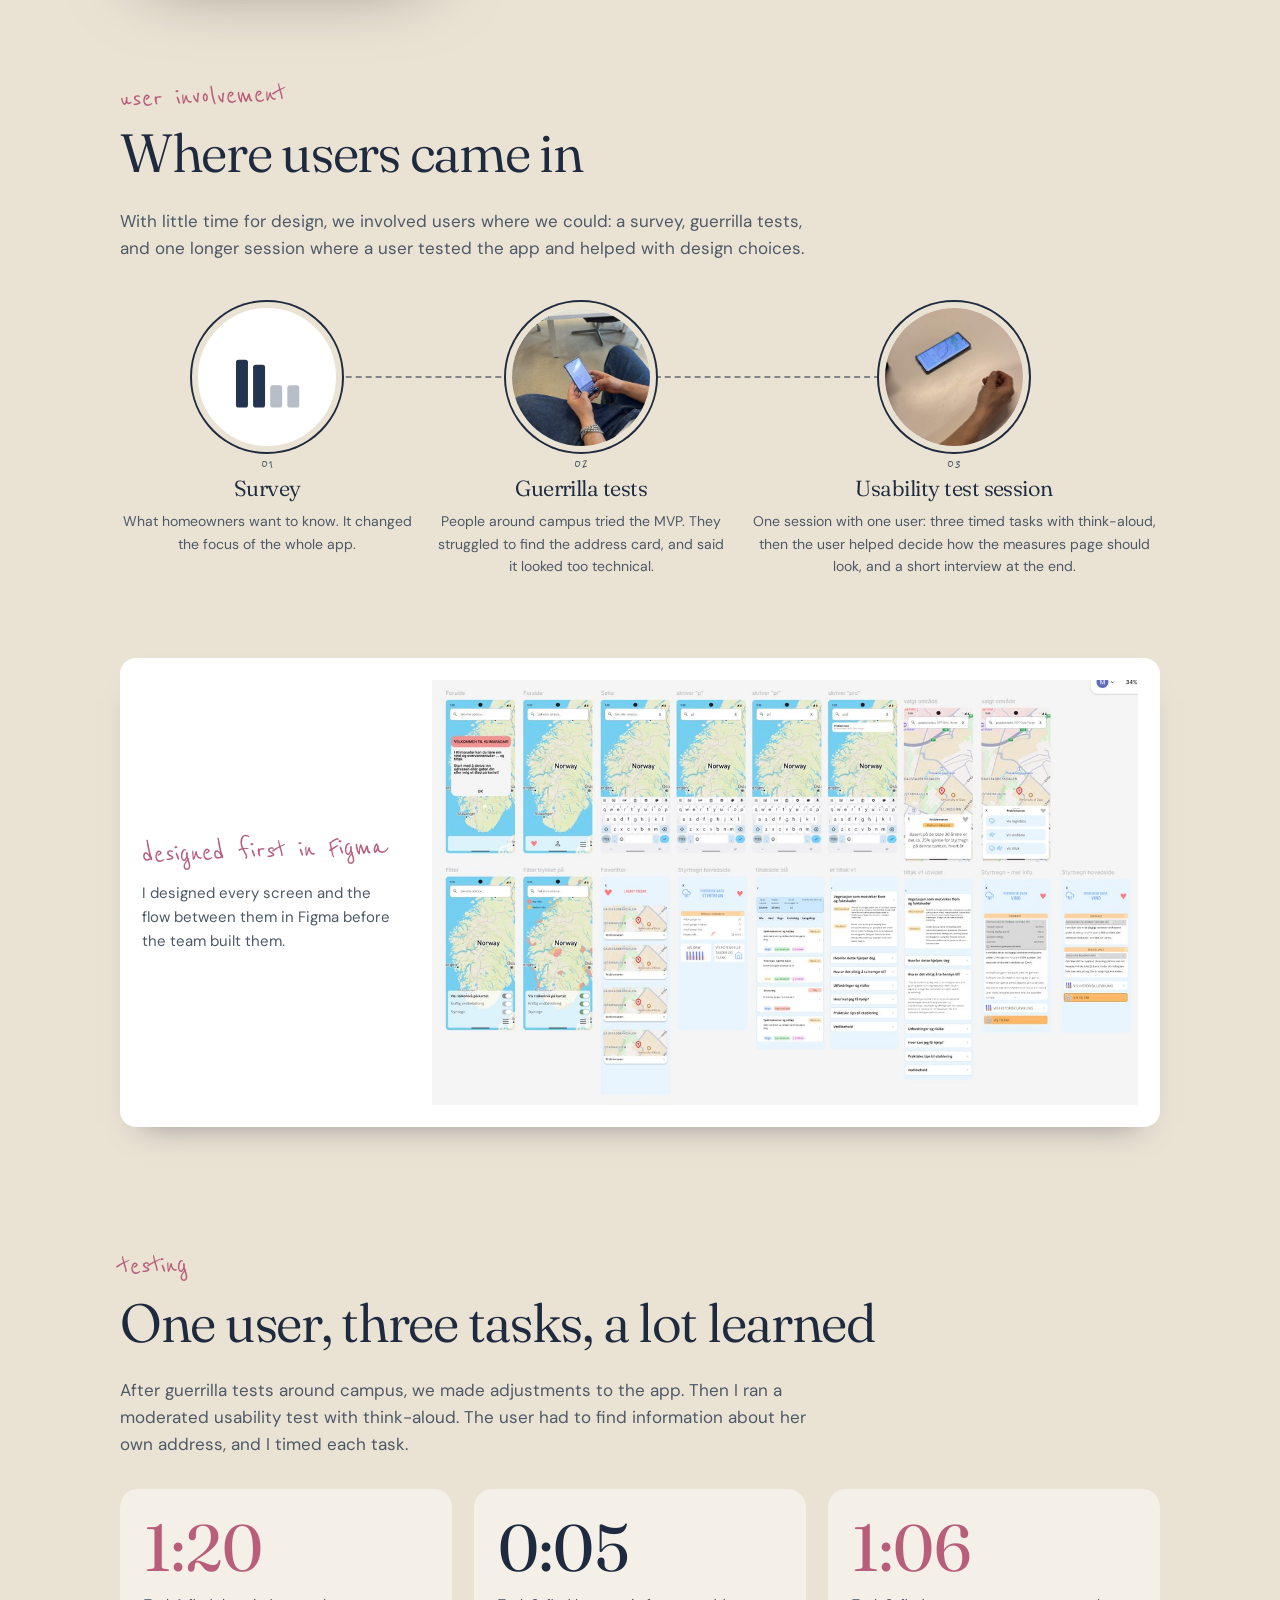
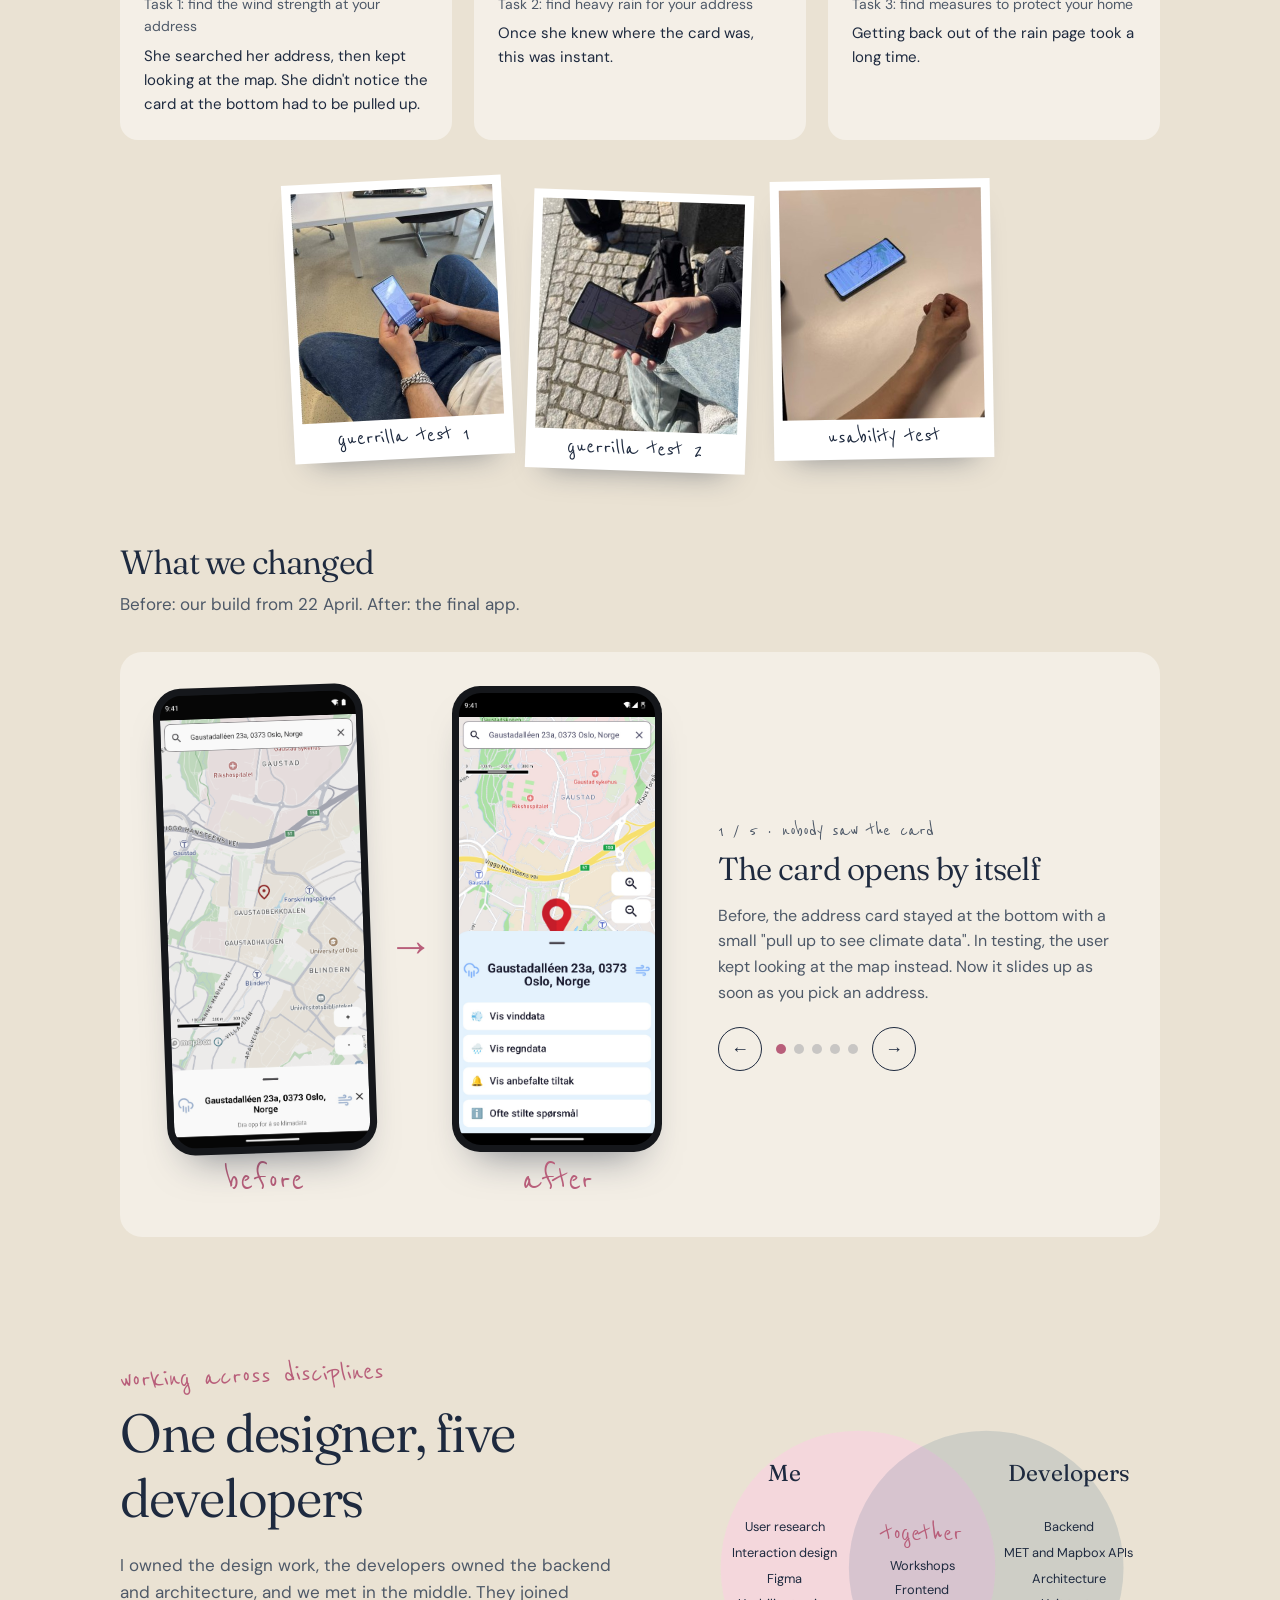
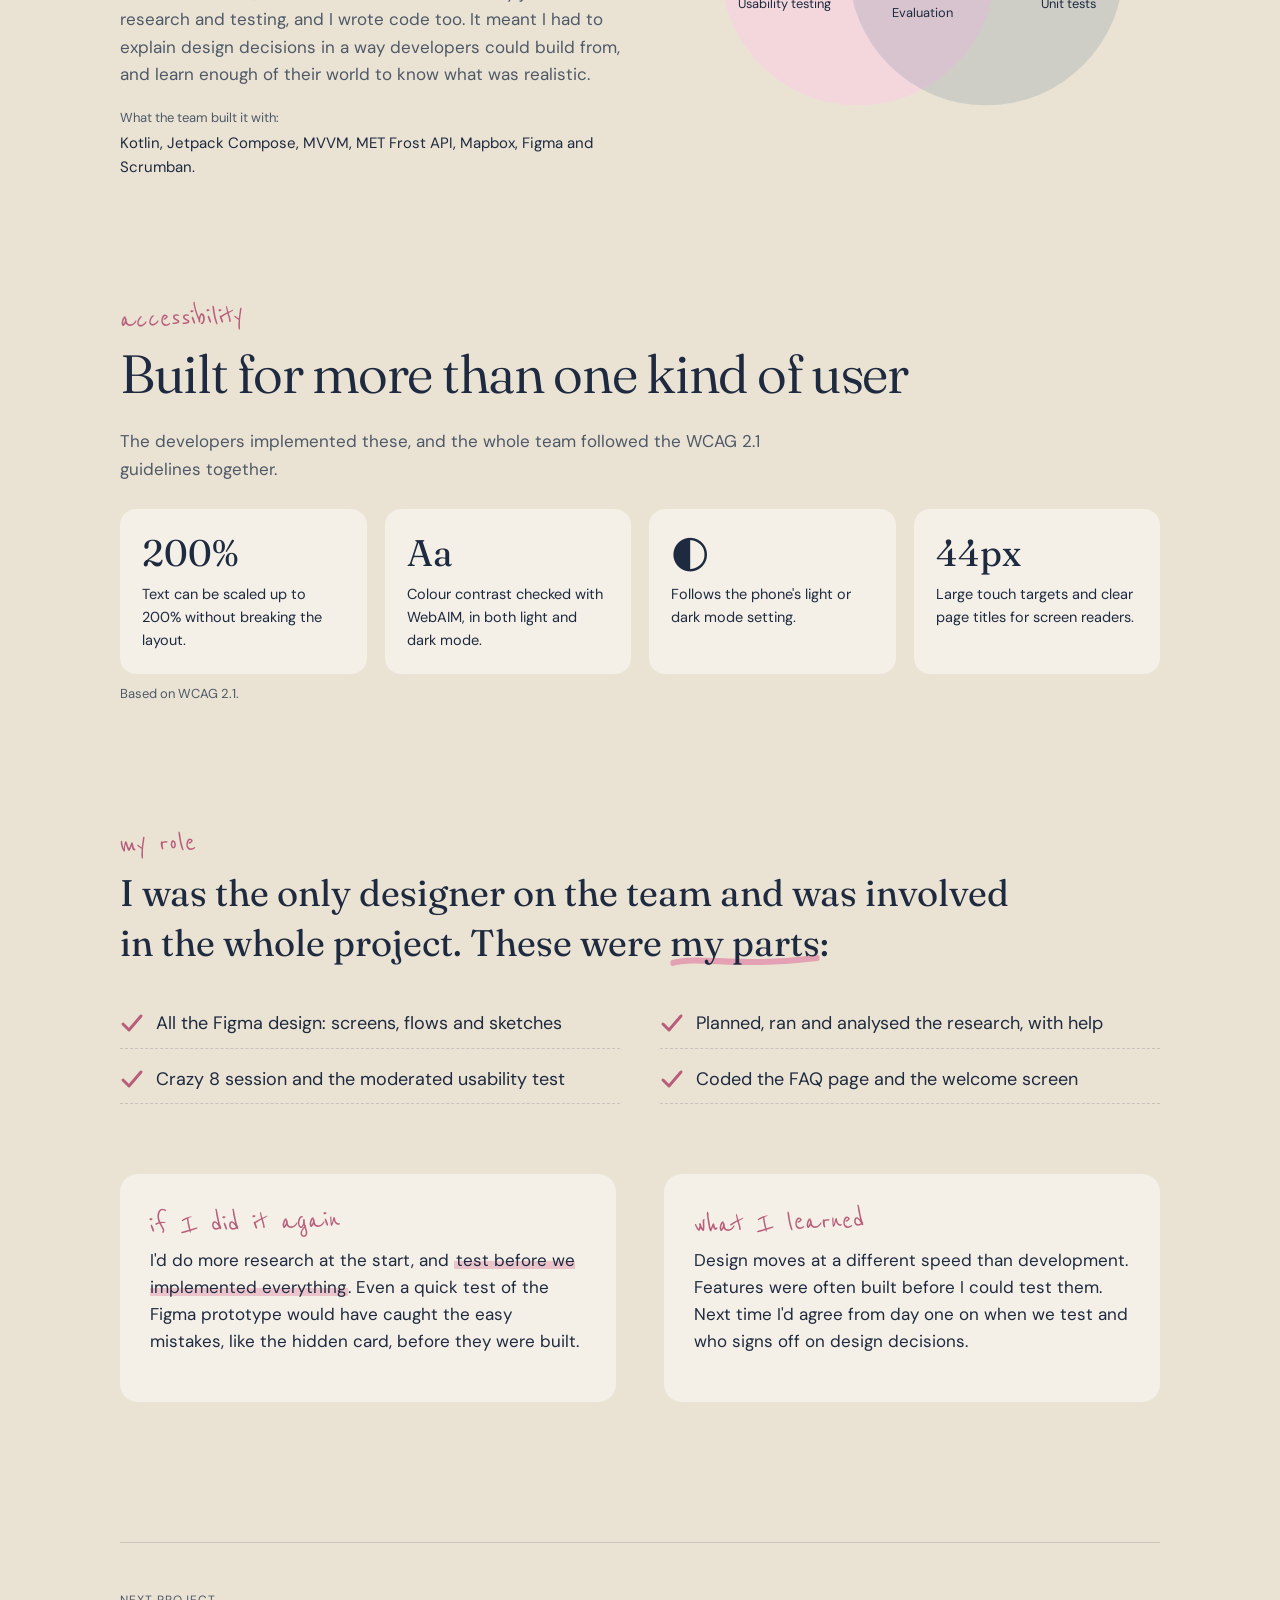
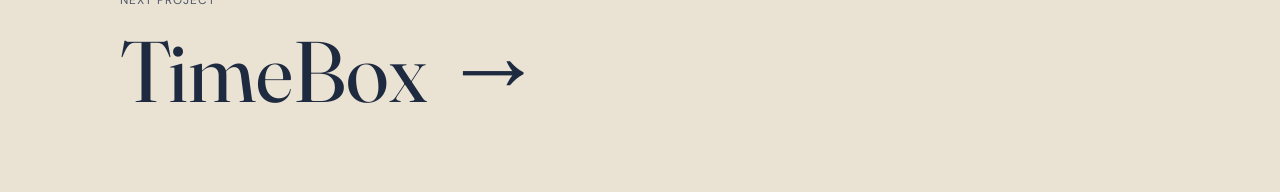
<file: vaersikret-en.html>
<!DOCTYPE html>
<html lang="en">
<head>
<meta charset="utf-8">
<link rel="alternate" hreflang="no" href="vaersikret.html">
<link rel="alternate" hreflang="en" href="vaersikret-en.html">
<meta name="viewport" content="width=device-width, initial-scale=1">
<title>VærSikret · Matilda Aanestad Frøiland</title>
<link rel="stylesheet" href="fonts/fonts.css">
<style>
:root{
  --bg:#EAE2D3; --ink:#1E2A3F; --ink-soft:#4E5968; --line:rgba(30,42,63,.16); --card:rgba(255,255,255,.45);
  --navy:#22344F; --green:#3F5A45; --pink:#E3A1B3; --pink-ink:#B85E7A; --blush:#F6D6DD; --sage:#D5DECB; --sky:#DCE6EE; --sky-ink:#3E6A92;
  --f-head:"Head",Georgia,serif; --f-body:"Body",system-ui,sans-serif; --f-hand:"Hand",cursive;
}
body[data-theme="dark"]{--ink:#F4EFE5;--ink-soft:#B9C3D2;--line:rgba(244,239,229,.2);--card:rgba(255,255,255,.07)}
*{box-sizing:border-box}
[hidden]{display:none!important}
html{scroll-behavior:smooth}
body{margin:0;background:var(--bg);color:var(--ink);font-family:var(--f-body);-webkit-font-smoothing:antialiased;line-height:1.6;transition:background-color .9s ease,color .6s ease}
img{display:block;max-width:100%}
a{color:inherit}
.hand{font-family:var(--f-hand)}
.wrap{max-width:1120px;margin:0 auto;padding:0 40px}
.narrow{max-width:700px}
h1,h2,h3{font-family:var(--f-head);font-weight:350;letter-spacing:-0.02em}
h1{font-size:clamp(72px,11vw,140px);line-height:.92;margin:0}
h2{font-size:clamp(40px,5.4vw,64px);line-height:1.02;margin:0 0 22px}
h3{font-size:28px;line-height:1.15;margin:0 0 8px}
p{font-size:17px;margin:0 0 16px}
.muted{color:var(--ink-soft)}
.label{font-family:var(--f-hand);font-size:24px;color:var(--pink-ink);margin:0 0 4px;display:inline-block;transform:rotate(-2deg)}
body[data-theme="dark"] .label{color:var(--pink)}
.caption{font-size:13px;color:var(--ink-soft);margin:10px 0 0}
section{padding:120px 0 0}

.u{background:url("data:image/svg+xml,%3Csvg xmlns='http://www.w3.org/2000/svg' viewBox='0 0 200 14' preserveAspectRatio='none'%3E%3Cpath d='M3 9 C 40 3, 90 13, 197 5' stroke='%23E3A1B3' stroke-width='5' fill='none' stroke-linecap='round'/%3E%3C/svg%3E") left bottom/100% .38em no-repeat;padding-bottom:.08em}
.hl{background:linear-gradient(transparent 55%,rgba(227,161,179,.55) 55%,rgba(227,161,179,.55) 92%,transparent 92%);padding:0 .1em}
.circ{position:relative;white-space:nowrap}
.circ svg{position:absolute;left:-10%;top:-24%;width:120%;height:148%;overflow:visible;pointer-events:none}
.circ path{stroke:var(--pink);stroke-width:3;fill:none;stroke-linecap:round;stroke-dasharray:420;stroke-dashoffset:420;transition:stroke-dashoffset 1.2s ease .2s}
.circ.in path{stroke-dashoffset:0}
.rv{opacity:0;transform:translateY(24px);transition:opacity .8s ease,transform .8s ease}
.rv.in{opacity:1;transform:none}

nav{display:flex;justify-content:space-between;align-items:center;padding:28px 0}
nav .logo{font-family:var(--f-head);font-size:22px;text-decoration:none}
nav .links a{margin-left:28px;font-size:14px;text-decoration:none}
.back{font-size:14px;text-decoration:none;color:var(--ink-soft);display:inline-block;margin:10px 0 30px}

/* hero */
.kicker{font-size:12px;letter-spacing:.08em;text-transform:uppercase;color:var(--ink-soft);margin:0 0 10px}
.title-row{display:flex;align-items:center;gap:48px}
.title-row .doodle{flex:0 0 auto;width:230px;transform:rotate(-4deg) translateY(-10px)}
.title-row .doodle svg{display:block;width:100%;height:auto}
.title-row .doodle .d{stroke-dasharray:600;stroke-dashoffset:600;animation:draw 1.8s ease forwards .3s}
@keyframes draw{to{stroke-dashoffset:0}}
@media (prefers-reduced-motion:reduce){.title-row .doodle .d{animation:none;stroke-dashoffset:0}}
@media (max-width:860px){.title-row .doodle{width:150px}}
.lede{font-size:22px;line-height:1.45;max-width:660px;margin:22px 0 40px}
.hero-img{border-radius:18px;overflow:hidden;position:relative;background:var(--navy)}
.hero-img img{width:100%;aspect-ratio:16/9;object-fit:cover}
.hero-img .tape{position:absolute;top:-12px;right:10%;width:120px;height:30px;background:rgba(227,161,179,.75);transform:rotate(4deg);z-index:2}
.wind{position:absolute;inset:0;pointer-events:none;z-index:1}
.wind path{stroke:var(--pink);stroke-width:3;fill:none;stroke-linecap:round;stroke-dasharray:160 900;animation:gust 7s linear infinite;opacity:.85}
.wind path:nth-child(2){animation-delay:-2.4s}.wind path:nth-child(3){animation-delay:-4.8s}
@keyframes gust{from{stroke-dashoffset:1060}to{stroke-dashoffset:0}}
.facts{display:grid;grid-template-columns:repeat(4,1fr);gap:26px;margin:34px 0 0;padding-top:22px;border-top:1.5px dashed var(--line)}
.facts span{font-size:14.5px;line-height:1.5;color:var(--ink-soft);position:relative;padding-left:18px}
.facts span::before{content:"✦";position:absolute;left:0;top:1px;font-size:11px;color:var(--pink)}
.facts b{display:block;font-family:var(--f-hand);font-weight:400;font-size:24px;line-height:1;color:var(--pink-ink);margin-bottom:6px}
@media (max-width:860px){.facts{grid-template-columns:1fr 1fr}}

/* notes */
.notes{display:grid;grid-template-columns:repeat(3,1fr);gap:28px}
.note{background:var(--blush);color:#1E2A3F;padding:26px 24px 28px;box-shadow:0 14px 26px -18px rgba(30,42,63,.45);position:relative}
.note:nth-child(1),.note.in:nth-child(1){transform:rotate(-2deg)}
.note:nth-child(2),.note.in:nth-child(2){transform:rotate(1.2deg);background:var(--sky)}
.note:nth-child(3),.note.in:nth-child(3){transform:rotate(-.8deg);background:var(--sage)}
.note::before{content:"";position:absolute;top:-10px;left:50%;width:70px;height:22px;background:rgba(255,255,255,.55);transform:translateX(-50%) rotate(-3deg)}
.note .hand{font-size:26px;display:block;margin-bottom:6px;color:var(--pink-ink)}
.note p{font-size:15.5px;margin:0}
.aside{display:flex;gap:18px;align-items:flex-start;margin:56px 0 0;max-width:820px;padding:22px 26px;border:2px dashed var(--pink);border-radius:18px 22px 16px 24px}
.aside .hand{font-size:26px;color:var(--pink-ink);white-space:nowrap;transform:rotate(-4deg)}
.aside p{margin:0;font-size:16px}

/* plot twist */
.twist-line{position:relative;margin:50px 0 10px;height:150px}
.twist-line svg{position:absolute;inset:0;width:100%;height:100%;overflow:visible}
.twist-line .base{stroke:var(--ink);stroke-width:2;fill:none}
.twist-line .bolt{fill:var(--pink);stroke:var(--pink-ink);stroke-width:2}
.twist-steps{display:grid;grid-template-columns:1fr 1fr 1fr;gap:26px}
.twist-steps div p{font-size:15px}
.twist-steps .was{font-family:var(--f-head);font-size:30px;line-height:1.1;margin:0 0 8px}
.twist-steps .was s{text-decoration:none;background:linear-gradient(transparent 48%,var(--pink-ink) 48%,var(--pink-ink) 56%,transparent 56%) no-repeat;background-size:0 100%;transition:background-size .8s ease .3s}
.twist-steps.in .was s{background-size:100% 100%}
.twist-steps .now{font-family:var(--f-hand);font-size:28px;color:var(--pink-ink);line-height:1.15;margin:0 0 8px}
.learn{display:grid;grid-template-columns:repeat(3,1fr);gap:18px;margin-top:40px}
.learn div{background:var(--card);border-radius:16px;padding:20px 22px}
.learn .hand{font-size:22px;color:var(--pink-ink)}
.learn p{font-size:15px;margin:4px 0 0}

/* bars */
.versus{display:grid;grid-template-columns:1fr 1.2fr;gap:56px;align-items:center}
.thought{font-family:var(--f-head);font-size:clamp(30px,3.4vw,42px);line-height:1.15}
.thought s{text-decoration:none;background:linear-gradient(transparent 48%,var(--pink-ink) 48%,var(--pink-ink) 56%,transparent 56%) no-repeat;background-size:0 100%;transition:background-size .8s ease .8s}
.thought.in s{background-size:100% 100%}
.bars{list-style:none;margin:0;padding:0}
.bars li{display:grid;grid-template-columns:120px 1fr 56px;gap:14px;align-items:center;padding:10px 0}
.bars .name{font-size:16px}
.bars .track{display:block;height:34px;border-radius:8px;background:rgba(30,42,63,.07);overflow:hidden}
.bars .fill{display:block;height:100%;width:0;border-radius:8px;background:#B7BEC8;transition:width 1.2s cubic-bezier(.2,.8,.2,1)}
.bars li.win .fill{background:var(--navy)}
.bars.in .fill{width:var(--v)}
.bars .val{font-family:var(--f-head);font-size:30px;text-align:right}
.bars li.win .val{color:var(--pink-ink)}

/* honest decision */
.honest{display:grid;grid-template-columns:1fr 1fr;gap:56px;align-items:center}
.riskmap{position:relative;background:#fff;border-radius:18px;padding:18px;box-shadow:0 18px 30px -22px rgba(30,42,63,.5);transform:rotate(-1.5deg)}
.riskmap .frames{display:flex;justify-content:center;gap:18px}.riskmap .frames>img,.riskmap .frames>.on{flex:0 0 min(210px,46%);width:min(210px,46%)}.riskmap .frames img{width:100%;border-radius:14px;display:block}.riskmap .on{position:relative}.riskmap .on svg{position:absolute;inset:0;width:100%;height:100%;overflow:visible}
.riskmap .x path{stroke:var(--pink-ink);stroke-width:5;vector-effect:non-scaling-stroke;fill:none;stroke-linecap:round;stroke-dasharray:520;stroke-dashoffset:520;transition:stroke-dashoffset .7s ease}
.riskmap .x path:nth-child(2){transition-delay:.5s}
.riskmap.in .x path{stroke-dashoffset:0}
.riskmap .tag{position:absolute;top:-16px;right:-14px;background:var(--pink);color:#1E2A3F;font-family:var(--f-hand);font-size:20px;padding:4px 14px;border-radius:999px;transform:rotate(-4deg)}

/* phone demo */
.demo{display:grid;grid-template-columns:auto 1fr;gap:70px;align-items:center}
.phone{--w:330px;width:var(--w);aspect-ratio:1080/2400;border-radius:calc(var(--w)*.13);padding:calc(var(--w)*.032);background:#15171b;position:relative;flex:none;box-shadow:0 0 0 2px #2c3036 inset,0 40px 80px -30px rgba(0,0,0,.6)}
.phone .screen{width:100%;height:100%;border-radius:calc(var(--w)*.1);overflow:hidden;position:relative;background:#E3EEF8}
.phone .screen img{position:absolute;inset:0;width:100%;height:100%;object-fit:cover;transition:opacity .35s ease}
.phone .screen::after{content:"";position:absolute;left:50%;top:1.3%;width:calc(var(--w)*.05);aspect-ratio:1;border-radius:50%;background:#0b0c0e;transform:translateX(-50%);z-index:3}
.hot{position:absolute;z-index:2;background:transparent;border:0;padding:0;cursor:pointer;border-radius:10px}
.hot:hover,.hot:focus-visible{outline:2px dashed var(--pink);outline-offset:2px}
.finger{position:absolute;z-index:4;width:34px;height:34px;margin:-17px 0 0 -17px;border-radius:50%;background:rgba(227,161,179,.75);border:2px solid #fff;box-shadow:0 4px 12px rgba(0,0,0,.3);transition:left .7s cubic-bezier(.4,0,.2,1),top .7s cubic-bezier(.4,0,.2,1),opacity .3s;pointer-events:none;opacity:0}
.finger.tap{animation:tap .45s ease}
@keyframes tap{50%{transform:scale(.7)}}
.demo-copy .step{font-family:var(--f-hand);font-size:32px;line-height:1.2;color:var(--pink);min-height:2.6em;margin:0 0 10px}
.demo-copy .sub{font-size:16px;color:var(--ink-soft);min-height:3.2em}
.demo-dots{display:flex;gap:6px;margin:14px 0 22px}
.demo-dots i{width:8px;height:8px;border-radius:50%;background:rgba(244,239,229,.25);transition:background .3s}
.demo-dots i.on{background:var(--pink)}
.demo-btns{display:flex;gap:10px;flex-wrap:wrap}
.demo-btns button{font:inherit;font-size:14px;background:transparent;color:var(--ink);border:1px solid var(--line);border-radius:999px;padding:8px 16px;cursor:pointer}
.demo-btns button:hover{border-color:var(--pink)}
.mine{display:inline-block;background:var(--pink);color:#1E2A3F;font-family:var(--f-hand);font-size:18px;padding:0 10px;border-radius:999px;transform:rotate(-3deg);margin-left:6px}

/* co-design */
.codesign{display:grid;grid-template-columns:1.5fr 1fr;gap:30px;align-items:center;margin-top:30px}
.codesign .figma{background:#fff;padding:14px;border-radius:14px;box-shadow:0 18px 30px -22px rgba(30,42,63,.5);transform:rotate(-1deg)}
.codesign .final{position:relative;justify-self:center}
.codesign .final .phone{--w:230px}
.codesign .arrow{position:absolute;left:-150px;top:8%;font-family:var(--f-hand);font-size:24px;color:var(--pink-ink);transform:rotate(-6deg);line-height:1.1;text-align:right}

/* user involvement */
.involve{display:grid;grid-template-columns:1fr 1fr 1.4fr;gap:20px;margin-top:40px;position:relative}
.involve::before{content:"";position:absolute;left:14%;right:24%;top:74px;border-top:2px dashed var(--ink);opacity:.5}
.involve .step{text-align:center;position:relative}
.involve .pic{width:150px;height:150px;margin:0 auto;border-radius:50%;overflow:hidden;background:#fff;border:6px solid var(--bg);box-shadow:0 0 0 2px var(--ink);transition:transform .4s}
.involve .step:hover .pic{transform:scale(1.05) rotate(-3deg)}
.involve .pic img{width:100%;height:100%;object-fit:cover}
.involve .pic.chart{display:grid;place-items:center}
.involve .pic.chart svg{width:62%}
.involve .n{font-family:var(--f-hand);color:var(--pink-ink);font-size:26px;margin:12px 0 0}
.involve h3{font-size:26px;margin:0 0 6px}
.involve .step p{font-size:14px;color:var(--ink-soft);margin:0}
.figma-block{display:grid;grid-template-columns:260px 1fr;gap:30px;align-items:center;margin-top:80px;background:#fff;padding:22px;border-radius:16px;box-shadow:0 18px 30px -22px rgba(30,42,63,.5)}
.figma-block p{font-size:15px;margin:6px 0 0}

/* fixes as cards */
.fixcards{display:grid;grid-template-columns:repeat(3,1fr);gap:22px;margin-top:30px}
.fixcard{background:#fff;border-radius:16px;padding:14px 14px 20px;box-shadow:0 18px 30px -24px rgba(30,42,63,.5);color:#1E2A3F}
.fixcard:nth-child(2){transform:rotate(1deg)}
.fixcard:nth-child(4){transform:rotate(-1deg)}
.fixcard .shot{height:190px;border-radius:10px;overflow:hidden;background:#E3EEF8;margin-bottom:14px}
.fixcard .shot{display:grid;place-items:center;padding:10px}.fixcard .shot img{max-width:100%;max-height:100%;object-fit:contain;border-radius:8px;box-shadow:0 6px 14px -8px rgba(30,42,63,.4)}
.fixcard .found{font-family:var(--f-hand);font-size:26px;color:var(--pink-ink);line-height:1.1;margin:0 0 6px}
.fixcard h3{font-size:25px;margin:0 0 6px}
.fixcard p{font-size:14.5px;color:#4E5968;margin:0}
.fixcard .mine{margin-top:10px}
.fixcard.lead{grid-row:span 2;display:flex;flex-direction:column;transform:rotate(-1deg)}
.fixcard.lead .shot{height:auto;flex:1;min-height:300px}.fixcard.lead .shot img{max-height:470px}

/* before / after */
.ba{display:grid;grid-template-columns:auto 1fr;gap:56px;align-items:center;margin-top:34px;background:rgba(255,255,255,.4);border-radius:22px;padding:34px 40px}
.ba-phones{display:flex;align-items:center;gap:18px}
.ba-phones figure{margin:0;text-align:center}
.ba-phones figcaption{font-size:28px;color:var(--pink-ink);margin-top:6px}
.bphone{width:210px;aspect-ratio:1080/2400;border-radius:28px;padding:7px;background:#15171b;box-shadow:0 24px 40px -24px rgba(30,42,63,.6)}
.bphone img{width:100%;height:100%;object-fit:cover;border-radius:22px;display:block;transition:opacity .3s}
.bphone.before{transform:rotate(-2deg)}
.bphone.before img{filter:grayscale(.55) contrast(.95)}
.ba-arrow{font-size:46px;color:var(--pink-ink)}
.ba-count{font-size:28px;color:var(--pink-ink);margin:0 0 4px}
.ba-copy h3{font-size:38px;margin:0 0 12px}
.ba-copy p{font-size:16px;color:var(--ink-soft)}
.ba-nav{display:flex;align-items:center;gap:14px;margin-top:22px}
.ba-nav button{width:44px;height:44px;border-radius:50%;border:1.5px solid var(--ink);background:transparent;color:var(--ink);font-size:18px;cursor:pointer}
.ba-nav button:hover{background:var(--ink);color:var(--bg)}
.ba-dots{display:flex;gap:8px}
.ba-dots button{width:10px;height:10px;border-radius:50%;border:0;padding:0;background:rgba(30,42,63,.2)}
.ba-dots button.on{background:var(--pink-ink)}
@media (max-width:860px){.ba{grid-template-columns:1fr;padding:24px}.bphone{width:140px}}

/* testing */
.times{display:grid;grid-template-columns:repeat(3,1fr);gap:22px;margin:30px 0 10px}
.time{background:var(--card);border-radius:18px;padding:24px}
.time b{font-family:var(--f-head);font-weight:400;font-size:78px;line-height:.9;display:block}
.time.bad b{color:var(--pink-ink)}
.time .task{font-size:14px;color:var(--ink-soft);margin:10px 0 6px}
.time p{font-size:15px;margin:0}
.polaroids{display:flex;gap:22px;justify-content:center;margin:40px 0 0;flex-wrap:wrap}
.polaroid{background:#fff;padding:9px 9px 40px;box-shadow:0 18px 30px -20px rgba(30,42,63,.5);width:220px;position:relative}
.polaroid img{width:100%;height:230px;object-fit:cover}
.polaroid span{position:absolute;bottom:8px;left:0;right:0;text-align:center;font-family:var(--f-hand);font-size:19px;color:#1E2A3F}
.polaroid:nth-child(1){transform:rotate(-3deg)}.polaroid:nth-child(2){transform:rotate(2deg) translateY(12px)}.polaroid:nth-child(3){transform:rotate(-1deg)}
.fixes{margin-top:50px}
.fix{display:grid;grid-template-columns:1fr auto 1fr;gap:26px;align-items:center;padding:22px 0;border-top:1px dashed var(--line)}
.fix p{margin:0}
.fix .was{font-size:18px;color:var(--ink-soft)}
.fix .was s{text-decoration:none;background:linear-gradient(transparent 48%,var(--pink-ink) 48%,var(--pink-ink) 56%,transparent 56%) no-repeat;background-size:0 100%;transition:background-size .8s ease .3s}
.fix.in .was s{background-size:100% 100%}
.fix .arrow{font-family:var(--f-hand);font-size:26px;color:var(--pink-ink)}
.fix .now{font-family:var(--f-hand);font-size:25px;line-height:1.2;color:var(--green)}

/* disciplines */
.venn{display:grid;grid-template-columns:1.1fr 1fr;gap:40px;align-items:center}
.venn svg{width:100%;height:auto}
.venn text{font-family:"Body",sans-serif;font-size:14px;fill:#1E2A3F}
.venn .t{font-family:"Head",serif;font-size:30px}
.venn .h{font-family:"Hand",cursive;font-size:24px;fill:#B85E7A}

/* a11y + tech */
.a11y{display:grid;grid-template-columns:repeat(4,1fr);gap:18px;margin-top:26px}
.a11y div{background:var(--card);border-radius:16px;padding:22px}
.a11y .big{font-family:var(--f-head);font-size:44px;line-height:1;display:block;margin-bottom:8px}
.a11y p{font-size:14.5px;margin:0}
.tech{font-size:15px;margin:2px 0 0}
.chips span{font-size:14px;border:1px solid var(--line);border-radius:999px;padding:7px 14px;background:var(--card)}

/* role */
.role-intro{font-family:var(--f-head);font-size:clamp(30px,3.6vw,44px);line-height:1.15;max-width:900px;margin:0 0 30px}
.checks{list-style:none;padding:0;margin:0;display:grid;grid-template-columns:1fr 1fr;gap:6px 40px}
.checks li{display:flex;gap:12px;align-items:flex-start;font-size:18px;padding:10px 0;border-bottom:1px dashed var(--line)}
.checks svg{flex:none;margin-top:2px}
.checks path{stroke:var(--pink-ink);stroke-width:3;fill:none;stroke-linecap:round;stroke-linejoin:round;stroke-dasharray:40;stroke-dashoffset:40;transition:stroke-dashoffset .6s ease}
.checks.in li:nth-child(2) path{transition-delay:.25s}.checks.in li:nth-child(3) path{transition-delay:.5s}.checks.in li:nth-child(4) path{transition-delay:.75s}
.checks.in path{stroke-dashoffset:0}
.learned{display:grid;grid-template-columns:1fr 1fr;gap:48px;margin-top:70px}
.learned .card{background:var(--card);border-radius:18px;padding:30px}

.next{margin:140px 0 0;border-top:1px solid var(--line);padding:48px 0 70px;display:block;text-decoration:none}
.next .big{font-family:var(--f-head);font-size:clamp(56px,8vw,104px);line-height:1}
.next:hover .big{color:var(--pink-ink)}

@media (prefers-reduced-motion:reduce){.rv{opacity:1;transform:none;transition:none}.wind path{animation:none}html{scroll-behavior:auto}}
@media (max-width:860px){
  .wrap{padding:0 20px}
  .involve,.fixcards,.figma-block,.notes,.learn,.twist-steps,.versus,.honest,.demo,.codesign,.times,.venn,.learned{grid-template-columns:1fr}
  .a11y{grid-template-columns:1fr 1fr}
  .checks{grid-template-columns:1fr}
  .fix{grid-template-columns:1fr}
  .demo .phone{margin:0 auto}
  .codesign .arrow{position:static;text-align:left;margin-bottom:10px}
  .twist-line{display:none}
}
nav .links a.lang{border:1.5px solid currentColor;border-radius:999px;padding:3px 10px;font-size:12px;letter-spacing:.06em;font-weight:500}
nav .links a.lang:hover::after{display:none}
</style>
</head>
<body>
<div class="wrap">
  <nav>
    <a class="logo" href="index-en.html">Matilda F.</a>
    <div class="links"><a href="index-en.html#work">Projects</a><a href="index-en.html#contact">Contact</a><a class="lang" href="vaersikret.html" hreflang="no" lang="no" aria-label="Norsk">NO</a></div>
  </nav>

  <header data-bg="#EAE2D3">
    <a class="back" href="index-en.html#work">← All projects</a>
    <p class="kicker">01 · IN2000 · Spring 2026</p>
    <div class="title-row"><h1>VærSikret</h1><span class="doodle" aria-hidden="true"><svg viewBox="0 0 240 130"><g fill="none" stroke="#B85E7A" stroke-width="2.6" stroke-linecap="round" stroke-linejoin="round">
<path class="d" d="M58 62 C 44 62, 38 46, 52 40 C 52 24, 76 18, 86 32 C 94 16, 124 18, 124 40 C 140 40, 144 62, 126 62 Z"/>
<path class="d" d="M150 34 C 176 30, 196 34, 206 28 C 216 22, 208 10, 198 16"/>
<path class="d" d="M158 52 C 186 48, 212 54, 226 46"/>
<path class="d" d="M146 70 C 170 66, 188 72, 204 66 C 214 62, 212 76, 202 74"/>
<path class="d" d="M66 78 l-5 12 M86 80 l-5 12 M106 78 l-5 12 M76 98 l-5 12 M96 100 l-5 12"/>
</g></svg></span></div>
    <p class="lede">An Android app that shows homeowners how much <span class="u">wind and heavy rain</span> their home has faced, and what they can do to protect it.</p>
    <div class="hero-img rv">
      <div class="tape"></div>
      <svg class="wind" viewBox="0 0 1000 560" preserveAspectRatio="none" aria-hidden="true">
        <path d="M-60 120 C 200 90, 360 150, 560 110 S 900 60, 1060 100"/>
        <path d="M-60 300 C 180 270, 420 330, 640 290 S 920 250, 1060 280"/>
        <path d="M-60 460 C 240 430, 460 490, 700 450 S 930 420, 1060 440"/>
      </svg>
      <img src="cs/vs_hero.jpg" alt="Three phones showing the VærSikret app: wind data, a selected address on the map, and recommended measures">
    </div>
    <div class="facts">
      <span><b>my role</b>the only designer on the team</span>
      <span><b>team</b>5 developers + me</span>
      <span><b>when</b>11 weeks, spring 2026</span>
      <span><b>methods</b>survey, guerrilla testing, usability testing</span>
    </div>
  </header>

  <section data-bg="#EAE2D3">
    <div class="notes">
      <div class="note rv"><span class="hand">the problem</span><p>Storms and heavy rain are getting more common, but homeowners have no simple way to see what their own address has been through.</p></div>
      <div class="note rv"><span class="hand">what we did</span><p>Built an Android app on open data from the Norwegian Meteorological Institute (MET), shaped by a survey, guerrilla tests and a usability test.</p></div>
      <div class="note rv"><span class="hand">the result</span><p>Search an address, see its wind and rain history in plain language, and get concrete measures you can filter.</p></div>
    </div>
    <div class="aside rv">
      <span class="hand">good to know</span>
      <p>IN2000 is a software engineering course, not a design course. We were mostly graded on code, architecture and teamwork, so design got less time than I would have liked. Many design decisions were made quickly, based on what we had time for.</p>
    </div>
  </section>

  <section data-bg="#F3DDE1">
    <span class="label">a change of plans</span>
    <h2>Week 3: the case <span class="circ">changed<svg viewBox="0 0 300 80" preserveAspectRatio="none"><path d="M20 44 C 30 8, 250 2, 282 30 C 300 58, 150 80, 50 70 C 10 64, 8 40, 40 22"/></svg></span></h2>
    <p class="narrow muted">In week 3, MET changed the case description, and our target group no longer fit. We lost two and a half weeks of work: a survey, an interview and the analysis. The MVP was due a week and a half later.</p>
    <div class="twist-line rv" aria-hidden="true">
      <svg viewBox="0 0 1000 150" preserveAspectRatio="none">
        <path class="base" d="M20 90 C 150 70, 250 110, 360 88"/>
        <path class="base" d="M420 88 C 520 70, 620 105, 700 88 S 880 72, 980 86" stroke-dasharray="7 7"/>
        <path class="bolt" d="M392 20 L372 84 L394 84 L378 140 L420 66 L396 66 L414 20 Z"/>
      </svg>
    </div>
    <div class="twist-steps rv">
      <div><p class="was"><s>Hikers and avalanche risk</s></p><p class="muted">Our first direction, with a survey, an interview and a plan behind it.</p></div>
      <div><p class="now">one week to change direction</p><p class="muted">New target group, new data sources, a new survey (no time for interviews), and a working MVP.</p></div>
      <div><p class="now">homeowners, wind and heavy rain</p><p class="muted">The direction we built for the rest of the project.</p></div>
    </div>
    <div class="learn">
      <div class="rv"><span class="hand">what it taught me</span><p>Pick the fastest method that still gives real answers. A survey was the only research that fit into one week.</p></div>
      <div class="rv"><span class="hand">and</span><p>Losing work is frustrating. Talking about it openly as a team got us moving again faster than pushing through.</p></div>
      <div class="rv"><span class="hand">also</span><p>Working in short sprints made the change manageable. We re-planned in one sprint, so we could stay on track and deliver a solid MVP.</p></div>
    </div>
  </section>

  <section data-bg="#DCE6EE">
    <span class="label">research</span>
    <h2>Our assumption was wrong</h2>
    <div class="versus">
      <div>
        <p class="thought rv">We thought homeowners would care most about <s>floods and landslides.</s></p>
        <p class="muted">I planned, ran and analysed the survey. The answers pointed somewhere else: people wanted to know about <span class="hl">wind and heavy rain</span>, so that became the focus of the whole app.</p>
      </div>
      <div>
        <ul class="bars rv" aria-label="Share of survey respondents who rated each topic as important">
          <li class="win"><span class="name">Strong wind</span><span class="track"><span class="fill" style="--v:50%"></span></span><span class="val">50%</span></li>
          <li class="win"><span class="name">Heavy rain</span><span class="track"><span class="fill" style="--v:46%"></span></span><span class="val">46%</span></li>
          <li><span class="name">Flooding</span><span class="track"><span class="fill" style="--v:30%"></span></span><span class="val">30%</span></li>
          <li><span class="name">Landslides</span><span class="track"><span class="fill" style="--v:30%"></span></span><span class="val">30%</span></li>
        </ul>
        <p class="caption">Share of survey respondents who rated each topic "quite" or "very" important for their home.</p>
      </div>
    </div>
  </section>

  <section data-bg="#EAE2D3">
    <div class="honest">
      <div class="riskmap rv" aria-label="Two frames from Matilda's Figma prototype: the map without and with a colour-coded risk layer, crossed out">
        <div class="frames">
          <img src="cs/vs_figma_filter.png" alt="Figma frame: map with risk layer switched off">
          <div class="on"><img src="cs/vs_figma_filter_on.png" alt="Figma frame: map with red and yellow risk areas switched on">
            <svg class="x" viewBox="0 0 100 200" preserveAspectRatio="none" aria-hidden="true"><path d="M8 20 L92 180"/><path d="M92 20 L8 180"/></svg></div>
        </div>
        <span class="tag">not reliable enough</span>
        <p class="caption" style="margin-top:14px">From my Figma prototype: the risk layer, off and on.</p>
      </div>
      <div>
        <span class="label">a design decision</span>
        <h2>We said no to the feature users asked for most</h2>
        <p class="muted">The survey showed people wanted a colour-coded risk map. We worked on it for a long time, but we couldn't calculate risk levels reliably, and MET agreed that a homeowner mostly cares about their own plot. A red area on a map feels like a fact.</p>
        <p class="muted">Showing a risk colour we couldn't stand behind would have been worse than showing none. We used <span class="hl">plain-language text and graphs</span> instead, which users had also asked for.</p>
      </div>
    </div>
  </section>
</div>

<div class="wrap">
  <section data-bg="#22344F" data-theme="dark" id="demo">
    <div class="demo">
      <div class="phone" id="phone">
        <div class="screen" id="screen"><img id="shot" src="app/s00_welcome.jpg" alt="VærSikret app screen"></div>
        <div class="finger" id="finger"></div>
      </div>
      <div class="demo-copy">
        <span class="label">take the tour</span>
        <h2>How the app works</h2>
        <p class="step" id="step">Press play, or tap around the phone yourself.</p>
        <p class="sub" id="stepSub">The app is in Norwegian, so the tour explains each screen in English.</p>
        <div class="demo-dots" id="dots"></div>
        <div class="demo-btns">
          <button id="play">▶ Play tour</button>
          <button id="prev">← Back</button>
          <button id="next">Next →</button>
        </div>
      </div>
    </div>
  </section>
</div>

<div class="wrap">
  <section data-bg="#DCE6EE">
    <span class="label">user involvement</span>
    <h2>Where users came in</h2>
    <p class="narrow muted">With little time for design, we involved users where we could: a survey, guerrilla tests, and one longer session where a user tested the app and helped with design choices.</p>
    <div class="involve rv">
      <div class="step"><div class="pic chart"><svg viewBox="0 0 100 100" aria-hidden="true"><rect x="14" y="30" width="14" height="56" rx="3" fill="#22344F"/><rect x="34" y="36" width="14" height="50" rx="3" fill="#22344F"/><rect x="54" y="60" width="14" height="26" rx="3" fill="#B7BEC8"/><rect x="74" y="60" width="14" height="26" rx="3" fill="#B7BEC8"/></svg></div><p class="n">01</p><h3>Survey</h3><p>What homeowners want to know. It changed the focus of the whole app.</p></div>
      <div class="step"><div class="pic"><img src="cs/vs_usability.jpg" alt="Guerrilla testing on campus"></div><p class="n">02</p><h3>Guerrilla tests</h3><p>People around campus tried the MVP. They struggled to find the address card, and said it looked too technical.</p></div>
      <div class="step wide"><div class="pic"><img src="cs/vs_guerrilla1.jpg" alt="Moderated usability test"></div><p class="n">03</p><h3>Usability test session</h3><p>One session with one user: three timed tasks with think-aloud, then the user helped decide how the measures page should look, and a short interview at the end.</p></div>
    </div>
    <div class="figma-block rv">
      <div><span class="label">designed first in Figma</span><p class="muted">I designed every screen and the flow between them in Figma before the team built them.</p></div>
      <img src="cs/vs_figma.jpg" alt="Matilda's Figma flow of all the app screens">
    </div>
  </section>

  <section data-bg="#F3DDE1">
    <span class="label">testing</span>
    <h2>One user, three tasks, a lot learned</h2>
    <p class="narrow muted">After guerrilla tests around campus, we made adjustments to the app. Then I ran a moderated usability test with think-aloud. The user had to find information about her own address, and I timed each task.</p>
    <div class="times">
      <div class="time bad rv"><b>1:20</b><p class="task">Task 1: find the wind strength at your address</p><p>She searched her address, then kept looking at the map. She didn't notice the card at the bottom had to be pulled up.</p></div>
      <div class="time rv"><b>0:05</b><p class="task">Task 2: find heavy rain for your address</p><p>Once she knew where the card was, this was instant.</p></div>
      <div class="time bad rv"><b>1:06</b><p class="task">Task 3: find measures to protect your home</p><p>Getting back out of the rain page took a long time.</p></div>
    </div>
    <div class="polaroids rv">
      <div class="polaroid"><img src="cs/vs_usability.jpg" alt="Guerrilla testing on campus"><span>guerrilla test 1</span></div>
      <div class="polaroid"><img src="cs/vs_guerrilla2.jpg" alt="Guerrilla testing on campus"><span>guerrilla test 2</span></div>
      <div class="polaroid"><img src="cs/vs_guerrilla1.jpg" alt="Moderated usability test"><span>usability test</span></div>
    </div>
    <h3 style="font-size:40px;margin:80px 0 6px">What we changed</h3>
    <p class="muted" style="margin:0">Before: our build from 22 April. After: the final app.</p>
    <div class="ba rv" id="ba">
      <div class="ba-phones">
        <figure><div class="bphone before"><img id="baBefore" src="app/b01_after_search.jpg" alt=""></div><figcaption class="hand">before</figcaption></figure>
        <span class="ba-arrow hand" aria-hidden="true">→</span>
        <figure><div class="bphone"><img id="baAfter" src="app/s03_selected.jpg" alt=""></div><figcaption class="hand">after</figcaption></figure>
      </div>
      <div class="ba-copy" aria-live="polite">
        <p class="ba-count hand" id="baCount">1 / 5 · nobody saw the card</p>
        <h3 id="baTitle">The card opens by itself</h3>
        <p id="baText"></p>
        <span class="mine" id="baMine" hidden>I coded this</span>
        <div class="ba-nav">
          <button id="baPrev" aria-label="Previous change">←</button>
          <div class="ba-dots" id="baDots"></div>
          <button id="baNext" aria-label="Next change">→</button>
        </div>
      </div>
    </div>
  </section>

  <section data-bg="#D5DECB">
    <div class="venn">
      <div>
        <span class="label">working across disciplines</span>
        <h2>One designer, five developers</h2>
        <p class="muted">I owned the design work, the developers owned the backend and architecture, and we met in the middle. They joined research and testing, and I wrote code too. It meant I had to explain design decisions in a way developers could build from, and learn enough of their world to know what was realistic.</p>
        <p class="caption" style="margin-top:20px">What the team built it with:</p>
        <p class="tech">Kotlin, Jetpack Compose, MVVM, MET Frost API, Mapbox, Figma and Scrumban.</p>
      </div>
      <svg viewBox="0 0 520 380" class="rv" aria-label="Diagram of what the designer and developers owned, and what they shared">
        <circle cx="190" cy="190" r="150" fill="#F6D6DD" opacity=".9"/>
        <circle cx="330" cy="190" r="150" fill="#DCE6EE" opacity=".85" style="mix-blend-mode:multiply"/>
        <text class="t" x="110" y="95" text-anchor="middle">Me</text>
        <text class="t" x="420" y="95" text-anchor="middle">Developers</text>
        <text x="110" y="150" text-anchor="middle">User research</text>
        <text x="110" y="178" text-anchor="middle">Interaction design</text>
        <text x="110" y="206" text-anchor="middle">Figma</text>
        <text x="110" y="234" text-anchor="middle">Usability testing</text>
        <text x="420" y="150" text-anchor="middle">Backend</text>
        <text x="420" y="178" text-anchor="middle">MET and Mapbox APIs</text>
        <text x="420" y="206" text-anchor="middle">Architecture</text>
        <text x="420" y="234" text-anchor="middle">Unit tests</text>
        <text class="h" x="260" y="160" text-anchor="middle">together</text>
        <text x="260" y="192" text-anchor="middle">Workshops</text>
        <text x="260" y="218" text-anchor="middle">Frontend</text>
        <text x="260" y="244" text-anchor="middle">Evaluation</text>
      </svg>
    </div>
  </section>

  <section data-bg="#EAE2D3">
    <span class="label">accessibility</span>
    <h2>Built for more than one kind of user</h2>
    <p class="narrow muted">The developers implemented these, and the whole team followed the WCAG 2.1 guidelines together.</p>
    <div class="a11y">
      <div class="rv"><span class="big">200%</span><p>Text can be scaled up to 200% without breaking the layout.</p></div>
      <div class="rv"><span class="big">Aa</span><p>Colour contrast checked with WebAIM, in both light and dark mode.</p></div>
      <div class="rv"><span class="big">◐</span><p>Follows the phone's light or dark mode setting.</p></div>
      <div class="rv"><span class="big">44px</span><p>Large touch targets and clear page titles for screen readers.</p></div>
    </div>
    <p class="caption">Based on WCAG 2.1.</p>
  </section>

  <section data-bg="#D5DECB">
    <span class="label">my role</span>
    <p class="role-intro">I was the only designer on the team and was involved in the whole project. These were <span class="u">my parts</span>:</p>
    <ul class="checks">
      <li><svg width="24" height="24" viewBox="0 0 24 24"><path d="M3 13 L9 19 L21 5"/></svg>All the Figma design: screens, flows and sketches</li>
      <li><svg width="24" height="24" viewBox="0 0 24 24"><path d="M3 13 L9 19 L21 5"/></svg>Planned, ran and analysed the research, with help</li>
      <li><svg width="24" height="24" viewBox="0 0 24 24"><path d="M3 13 L9 19 L21 5"/></svg>Crazy 8 session and the moderated usability test</li>
      <li><svg width="24" height="24" viewBox="0 0 24 24"><path d="M3 13 L9 19 L21 5"/></svg>Coded the FAQ page and the welcome screen</li>
    </ul>
    <div class="learned">
      <div class="card rv"><span class="label">if I did it again</span><p>I'd do more research at the start, and <span class="hl">test before we implemented everything</span>. Even a quick test of the Figma prototype would have caught the easy mistakes, like the hidden card, before they were built.</p></div>
      <div class="card rv"><span class="label">what I learned</span><p>Design moves at a different speed than development. Features were often built before I could test them. Next time I'd agree from day one on when we test and who signs off on design decisions.</p></div>
    </div>
  </section>

  <a class="next" href="timebox-en.html" data-bg="#EAE2D3">
    <p class="kicker">Next project</p><span class="big">TimeBox →</span>
  </a>
</div>

<script>
// reveal on scroll
const io = new IntersectionObserver(es => es.forEach(e => { if (e.isIntersecting) e.target.classList.add('in'); }), { threshold: .25 });
document.querySelectorAll('.rv, .circ, .checks, .fix, .thought, .bars, .riskmap, .twist-steps').forEach(el => io.observe(el));

// background colour fades between sections
const zones = [...document.querySelectorAll('[data-bg]')];
function pickBg() {
  const mid = innerHeight * .5; let cur = zones[0];
  for (const z of zones) if (z.getBoundingClientRect().top <= mid) cur = z;
  document.body.style.backgroundColor = cur.dataset.bg;
  if (cur.dataset.theme === 'dark') document.body.dataset.theme = 'dark'; else delete document.body.dataset.theme;
}
addEventListener('scroll', pickBg, { passive: true }); pickBg();

// clickable app demo: real screenshots (1080x2400) with tap areas, plus a guided tour
(() => {
  const W = 1080, H = 2400;
  const back = [30, 140, 320, 250];
  const screens = {
    s00_welcome: { img: 's00_welcome', hot: [{ r: [200, 1720, 880, 1840], to: 's01' }] },
    s01: { img: 's01', hot: [{ r: [42, 149, 1038, 296], to: 's02_search' }] },
    s02_search: { img: 's02_search', hot: [{ r: [42, 330, 1038, 455], to: 's03_selected' }] },
    s03_selected: { img: 's03_selected', hot: [{ r: [42, 1655, 1038, 1777], to: 's04_wind' }, { r: [42, 1827, 1038, 1949], to: 's10_rain' }, { r: [42, 1999, 1038, 2121], to: 's11_measures' }, { r: [42, 2171, 1038, 2293], to: 's15_faq' }] },
    s04_wind: { img: 's04_wind', hot: [{ r: back, to: 's03_selected' }, { r: [69, 1360, 1011, 1460], to: 's06_wind_graph' }, { r: [42, 1790, 1038, 1910], to: 's08_wind_hist2' }, { r: [42, 2020, 1038, 2140], to: 's11_measures' }] },
    s06_wind_graph: { img: 's06_wind_graph', hot: [{ r: back, to: 's03_selected' }, { r: [69, 1360, 1011, 1460], to: 's04_wind' }] },
    s08_wind_hist2: { img: 's08_wind_hist2', hot: [{ r: back, to: 's03_selected' }, { r: [42, 2150, 1038, 2280], to: 's11_measures' }] },
    s10_rain: { img: 's10_rain', hot: [{ r: back, to: 's03_selected' }, { r: [96, 645, 984, 750], to: 's14_rain_int' }, { r: [42, 1340, 1038, 1460], to: 's13_rain_hist' }, { r: [42, 1570, 1038, 1690], to: 's11_measures' }] },
    s14_rain_int: { img: 's14_rain_int', hot: [{ r: back, to: 's03_selected' }, { r: [96, 645, 984, 750], to: 's10_rain' }] },
    s13_rain_hist: { img: 's13_rain_hist', hot: [{ r: back, to: 's03_selected' }] },
    s11_measures: { img: 's11_measures', hot: [{ r: back, to: 's03_selected' }, { r: [42, 1250, 1038, 1600], to: 's12_measure_detail' }] },
    s12_measure_detail: { img: 's12_measure_detail', hot: [{ r: back, to: 's11_measures' }] },
    s15_faq: { img: 's15_faq', hot: [{ r: [60, 110, 320, 210], to: 's03_selected' }, { r: [42, 1930, 1038, 2090], to: 's16_faq_open' }] },
    s16_faq_open: { img: 's16_faq_open', hot: [{ r: [60, 110, 320, 210], to: 's03_selected' }, { r: [42, 1930, 1038, 2090], to: 's15_faq' }] },
  };
  // tour: [screen shown, tap this hotspot index, big caption, small caption]
  const tour = [
    ['s00_welcome', 0, 'A welcome screen first', 'It explains what the app is for.'],
    ['s01', 0, 'Search for your address', 'Or tap anywhere on the map.'],
    ['s02_search', 0, 'Pick it from the list', 'Suggestions get more precise with every letter.'],
    ['s03_selected', 0, 'The card slides up on its own', ''],
    ['s04_wind', 1, 'Wind, in plain language', 'Strongest gusts and what counts as normal wind for your area.'],
    ['s06_wind_graph', 0, 'Tap for the details', 'How many days each wind level has occurred, on the Beaufort scale.'],
    ['s03_selected', 1, 'Now the rain', ''],
    ['s10_rain', 1, 'How often heavy rain can hit', 'Explained in words first, numbers second.'],
    ['s14_rain_int', 0, 'Rain intensity every 5, 10, 20 and 50 years', 'Based on MET data for the exact point you picked.'],
    ['s03_selected', 2, 'What can I do about it?', ''],
    ['s11_measures', 1, 'Measures you can filter', 'By benefit, cost, who does it and time frame. A user helped design this.'],
    ['s12_measure_detail', 0, 'Everything you need to decide', 'Why it helps, what it costs and how to do it.'],
    ['s03_selected', 3, 'Questions? Check the FAQ', ''],
    ['s15_faq', 1, '"Is the data exact for my home?"', 'The data comes from the nearest weather station.'],
    ['s16_faq_open', -1, "That's the tour!", 'Now tap around the phone yourself.'],
  ];
  const shot = document.getElementById('shot'), scr = document.getElementById('screen'), finger = document.getElementById('finger');
  const stepEl = document.getElementById('step'), subEl = document.getElementById('stepSub'), dots = document.getElementById('dots');
  tour.forEach(() => dots.appendChild(document.createElement('i')));
  let cur = 's00_welcome', playing = false, idx = -1, timer = null;
  const pre = Object.values(screens).map(s => { const i = new Image(); i.src = `app/${s.img}.jpg`; return i; });
  function show(id) {
    cur = id; shot.style.opacity = 0;
    setTimeout(() => { shot.src = `app/${screens[id].img}.jpg`; shot.style.opacity = 1; }, 160);
    scr.querySelectorAll('.hot').forEach(h => h.remove());
    screens[id].hot.forEach((h, i) => {
      const b = document.createElement('button'); b.className = 'hot'; b.setAttribute('aria-label', 'Tap area ' + (i + 1));
      const [x1, y1, x2, y2] = h.r;
      Object.assign(b.style, { left: x1 / W * 100 + '%', top: y1 / H * 100 + '%', width: (x2 - x1) / W * 100 + '%', height: (y2 - y1) / H * 100 + '%' });
      b.onclick = () => { stop(); show(h.to); };
      scr.appendChild(b);
    });
  }
  function setStep(i) {
    idx = i; const [id, , big, small] = tour[i];
    if (cur !== id) show(id);
    stepEl.textContent = big; subEl.textContent = small;
    [...dots.children].forEach((d, k) => d.classList.toggle('on', k <= i));
  }
  function tapAndGo(i) {
    const [id, hi] = tour[i]; if (hi < 0) return;
    const [x1, y1, x2, y2] = screens[id].hot[hi].r;
    const pr = document.getElementById('phone'), sr = scr.getBoundingClientRect(), phr = pr.getBoundingClientRect();
    finger.style.opacity = 1;
    finger.style.left = (sr.left - phr.left + (x1 + x2) / 2 / W * sr.width) + 'px';
    finger.style.top = (sr.top - phr.top + (y1 + y2) / 2 / H * sr.height) + 'px';
    timer = setTimeout(() => { finger.classList.remove('tap'); void finger.offsetWidth; finger.classList.add('tap');
      timer = setTimeout(() => { if (playing && i + 1 < tour.length) { setStep(i + 1); timer = setTimeout(() => tapAndGo(i + 1), 2300); } else stop(); }, 450); }, 900);
  }
  function play() { stop(); playing = true; document.getElementById('play').textContent = '❚❚ Pause'; setStep(idx < 0 || idx >= tour.length - 1 ? 0 : idx); timer = setTimeout(() => tapAndGo(idx), 1800); }
  function stop() { playing = false; clearTimeout(timer); finger.style.opacity = 0; document.getElementById('play').textContent = '▶ Play tour'; }
  document.getElementById('play').onclick = () => playing ? stop() : play();
  document.getElementById('next').onclick = () => { stop(); setStep(Math.min(tour.length - 1, idx + 1)); };
  document.getElementById('prev').onclick = () => { stop(); setStep(Math.max(0, idx - 1)); };
  show('s00_welcome');
  // start the tour once, the first time the phone scrolls into view
  let started = false;
  new IntersectionObserver(es => es.forEach(e => { if (e.isIntersecting && !started && !matchMedia('(prefers-reduced-motion: reduce)').matches) { started = true; play(); } }), { threshold: .6 }).observe(document.getElementById('phone'));
})();
// before / after carousel for the changes made after testing
(() => {
  const items = [
    { b: 'b01_after_search', a: 's03_selected', tag: 'nobody saw the card', t: 'The card opens by itself', p: 'Before, the address card stayed at the bottom with a small "pull up to see climate data". In testing, the user kept looking at the map instead. Now it slides up as soon as you pick an address.' },
    { b: 'b00_start', a: 's00_welcome', tag: '"it looks like a normal map app"', t: 'A welcome screen', p: 'The first screen was just a map, so it was hard to understand what the app was for. Now a welcome screen explains it and how to get started.', mine: 1 },
    { b: 'b02_card_open', a: 's16_faq_open', tag: '"do I need my exact house?"', t: 'An FAQ page', p: 'Users spent time trying to find their exact house on the map. The FAQ explains that the data comes from the nearest weather station.', mine: 1 },
    { b: 'b03_wind', a: 's06_wind_graph', tag: '"all the numbers are confusing"', t: 'Graphs and plain words', p: 'The wind page showed raw values and codes. Now there are interactive graphs and text that explains what the numbers mean.' },
    { b: 'b03_wind', a: 's04_wind', tag: 'measures were hard to reach', t: 'A shortcut to measures', p: 'To find measures, users had to go back out of the weather page. Now there is a "show measures" button on both weather pages.' },
  ];
  const $ = id => document.getElementById(id);
  const dots = $('baDots');
  let i = 0;
  items.forEach((_, k) => { const d = document.createElement('button'); d.setAttribute('aria-label', 'Change ' + (k + 1)); d.onclick = () => show(k); dots.appendChild(d); });
  items.forEach(x => { new Image().src = `app/${x.b}.jpg`; new Image().src = `app/${x.a}.jpg`; });
  function show(k) {
    i = (k + items.length) % items.length; const x = items[i];
    ['baBefore', 'baAfter'].forEach(id => $(id).style.opacity = 0);
    setTimeout(() => { $('baBefore').src = `app/${x.b}.jpg`; $('baAfter').src = `app/${x.a}.jpg`; ['baBefore', 'baAfter'].forEach(id => $(id).style.opacity = 1); }, 150);
    $('baBefore').alt = 'Before: ' + x.t; $('baAfter').alt = 'After: ' + x.t;
    $('baCount').textContent = `${i + 1} / ${items.length} · ${x.tag}`;
    $('baTitle').textContent = x.t; $('baText').textContent = x.p; $('baMine').hidden = !x.mine;
    [...dots.children].forEach((d, j) => d.classList.toggle('on', j === i));
  }
  $('baPrev').onclick = () => show(i - 1);
  $('baNext').onclick = () => show(i + 1);
  show(0);
})();
</script>
</body>
</html>
</file>
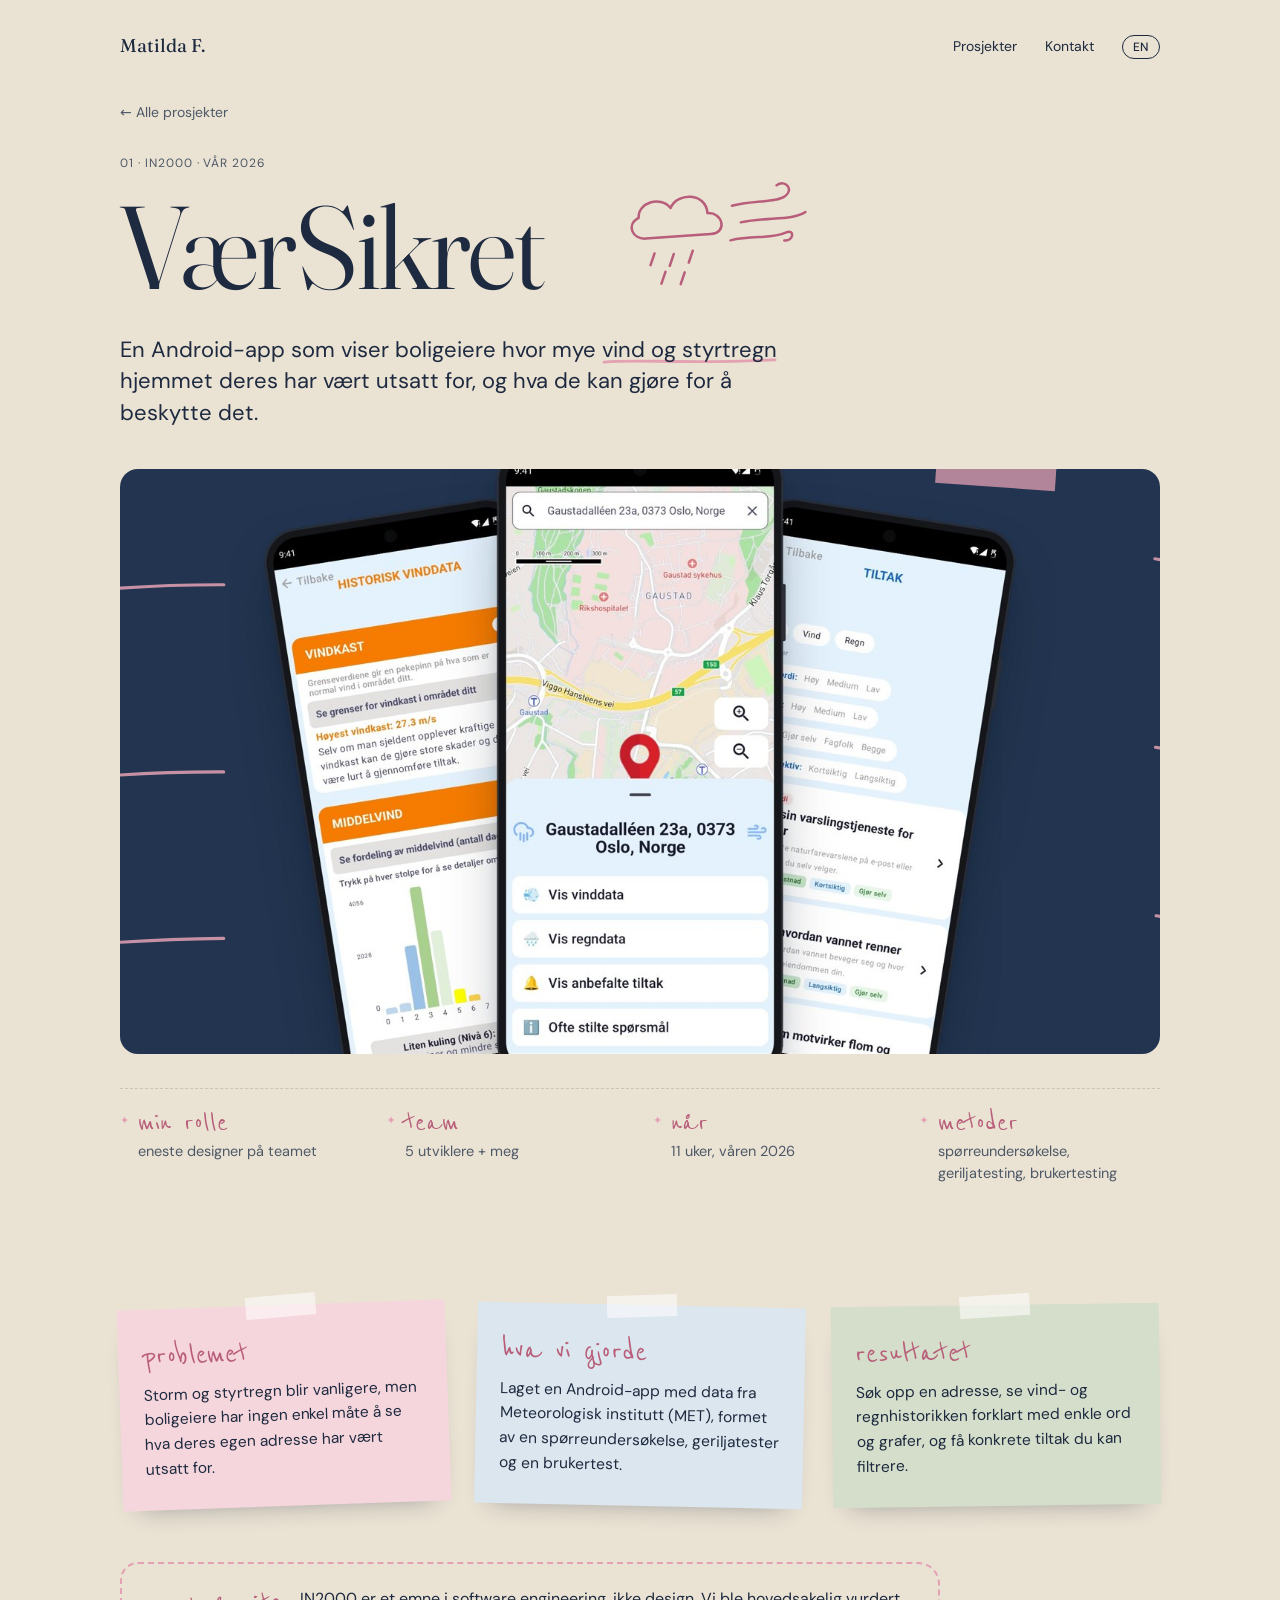
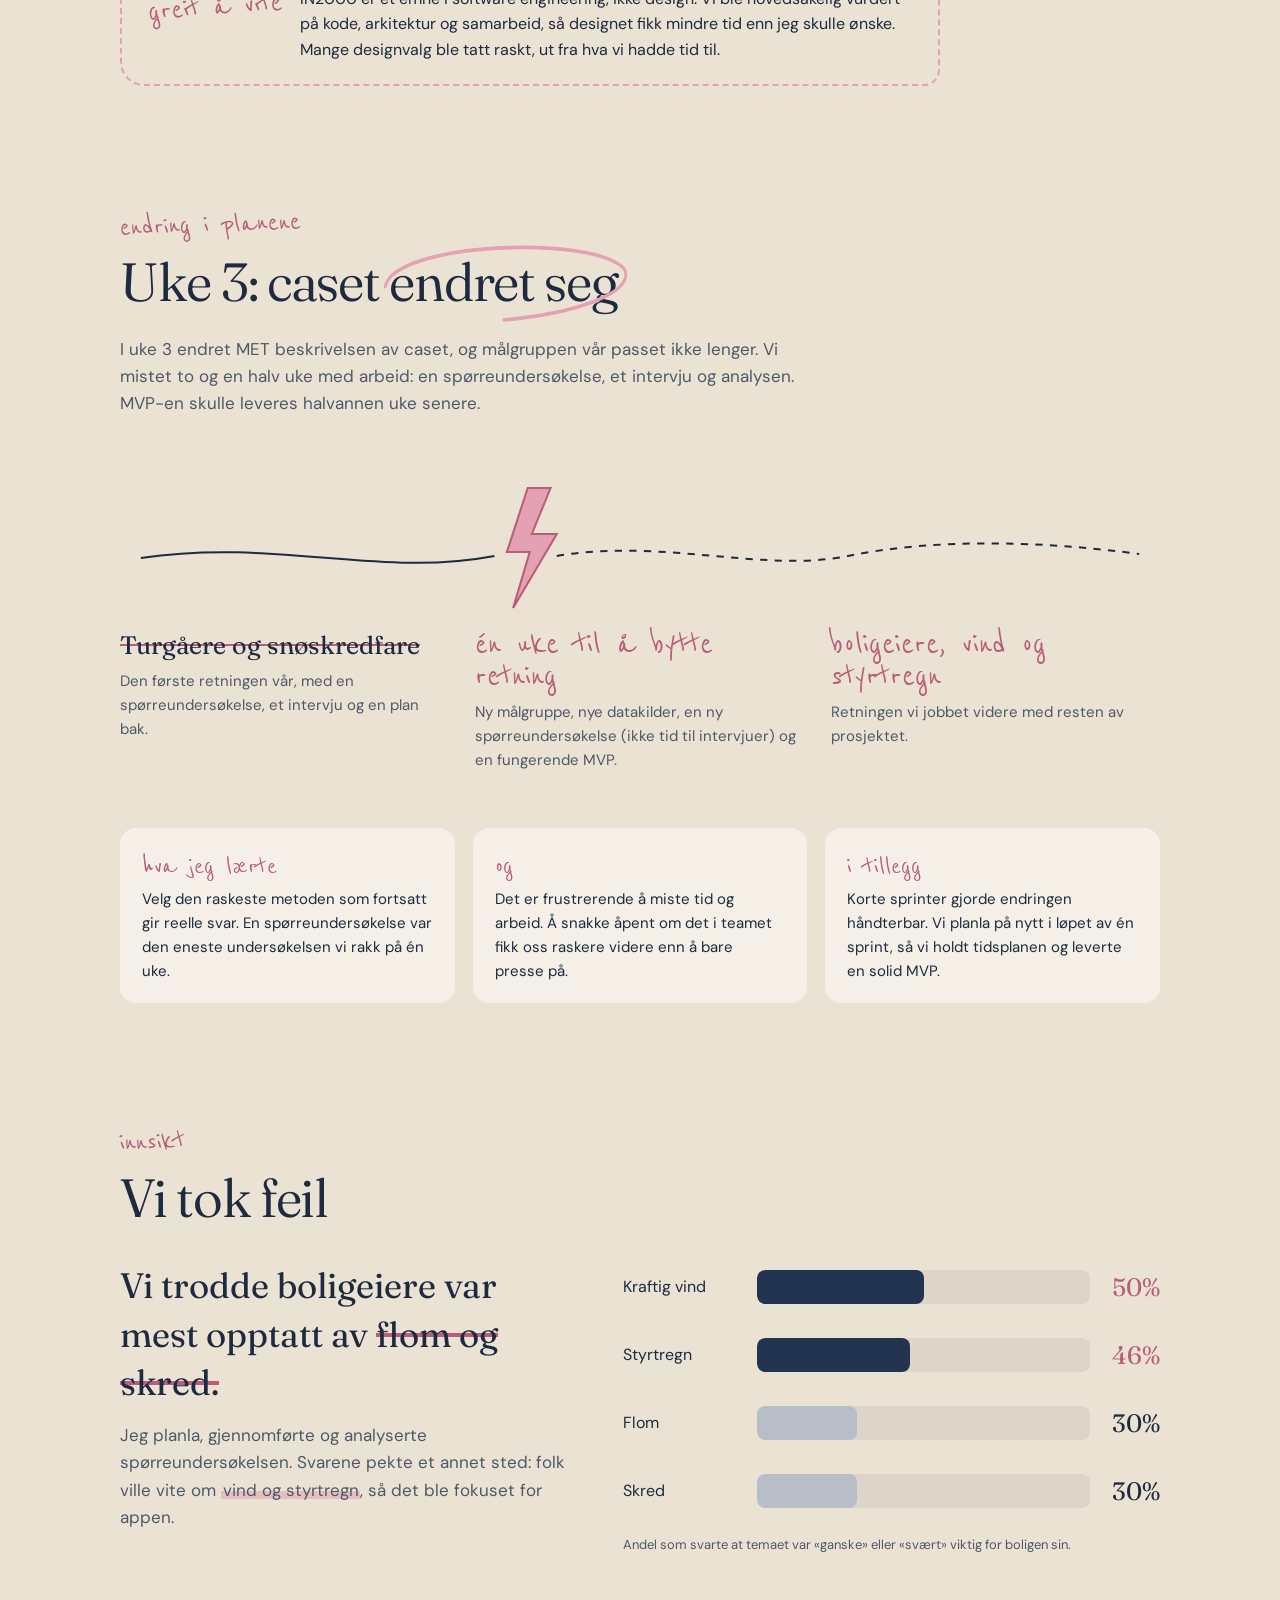
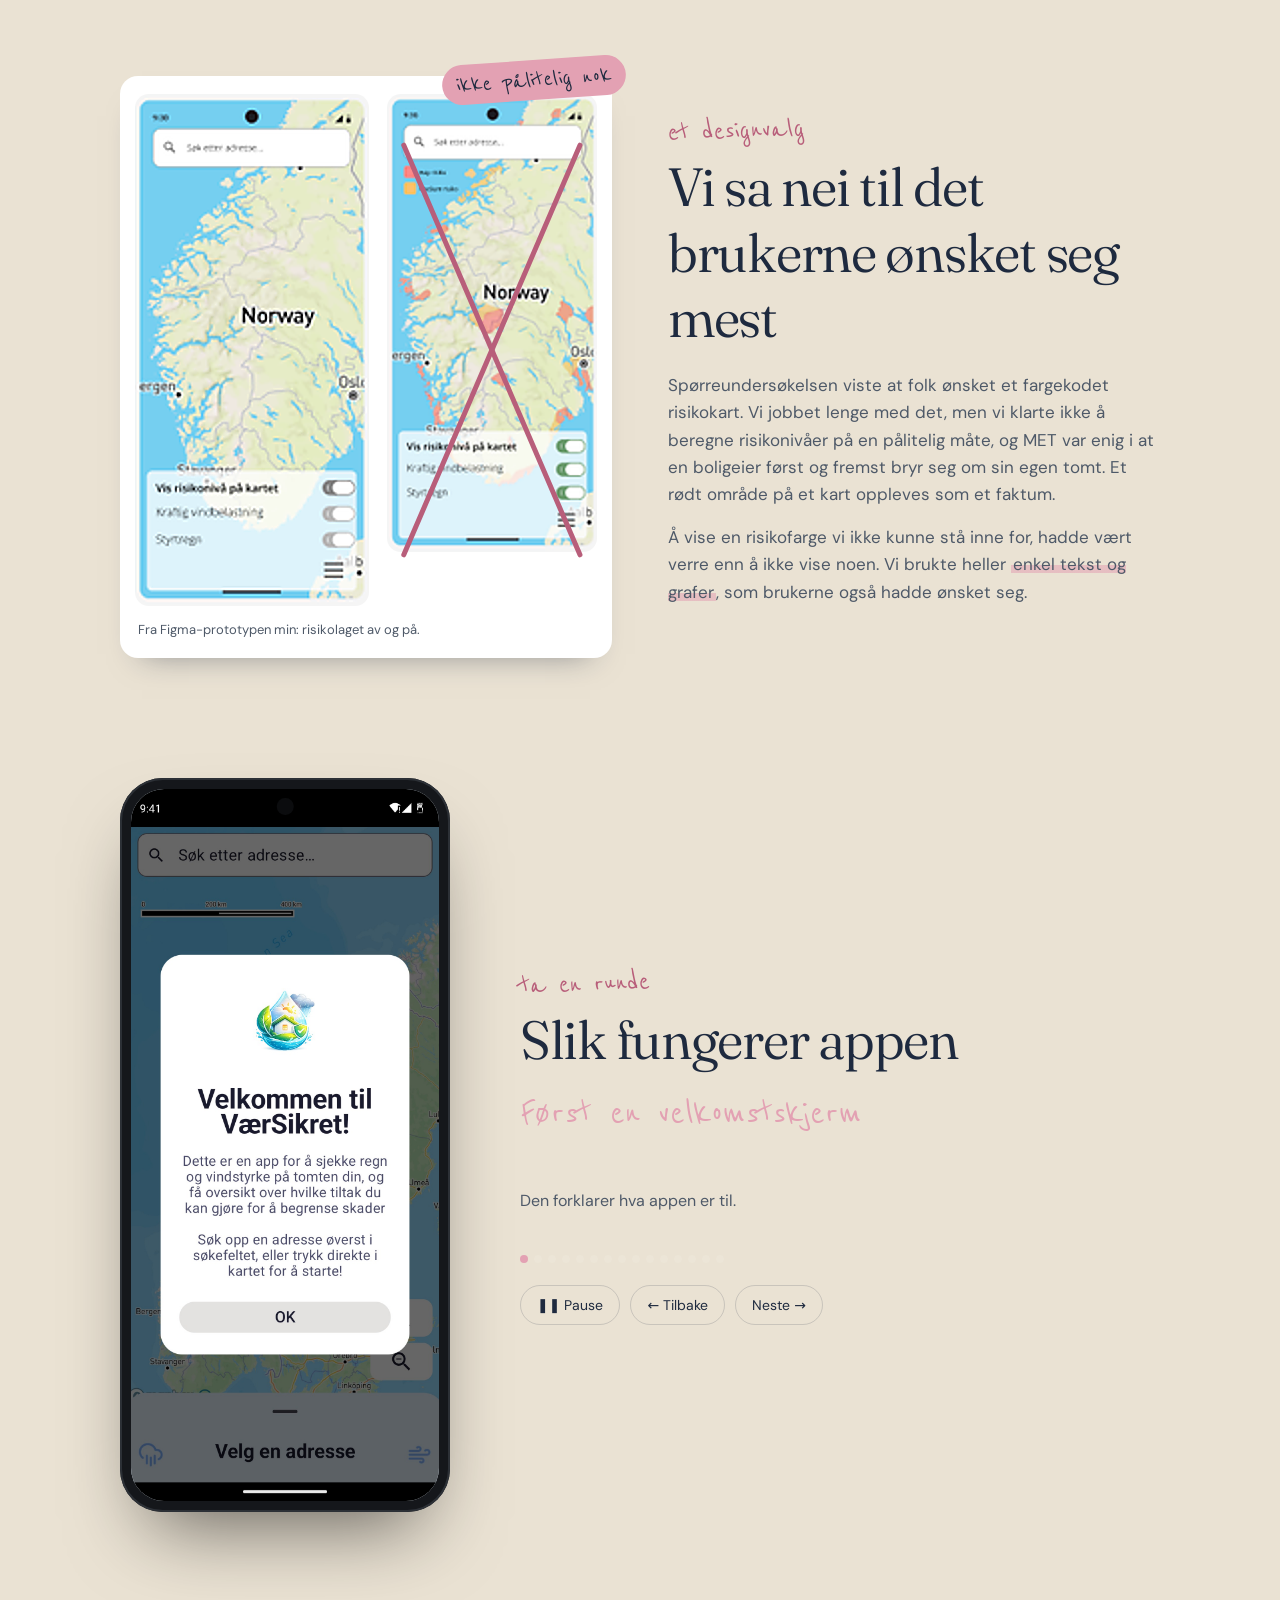
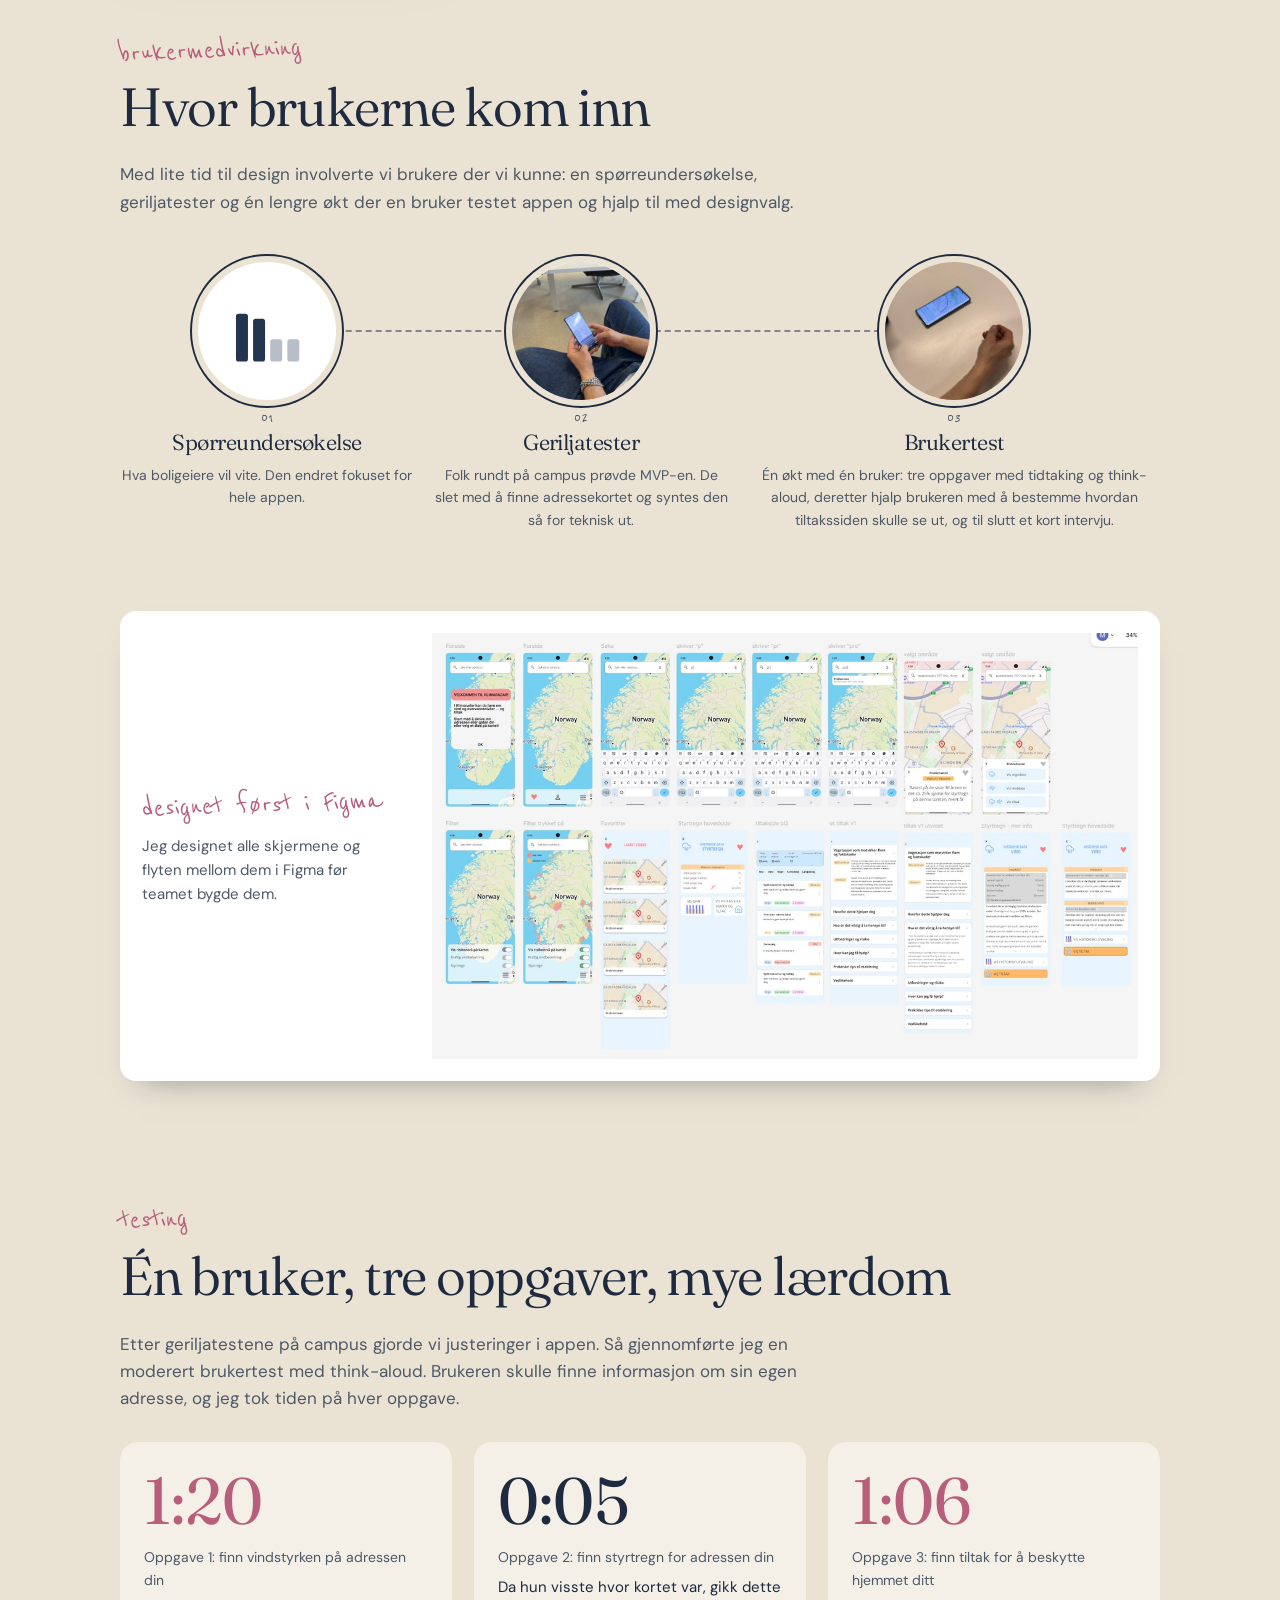
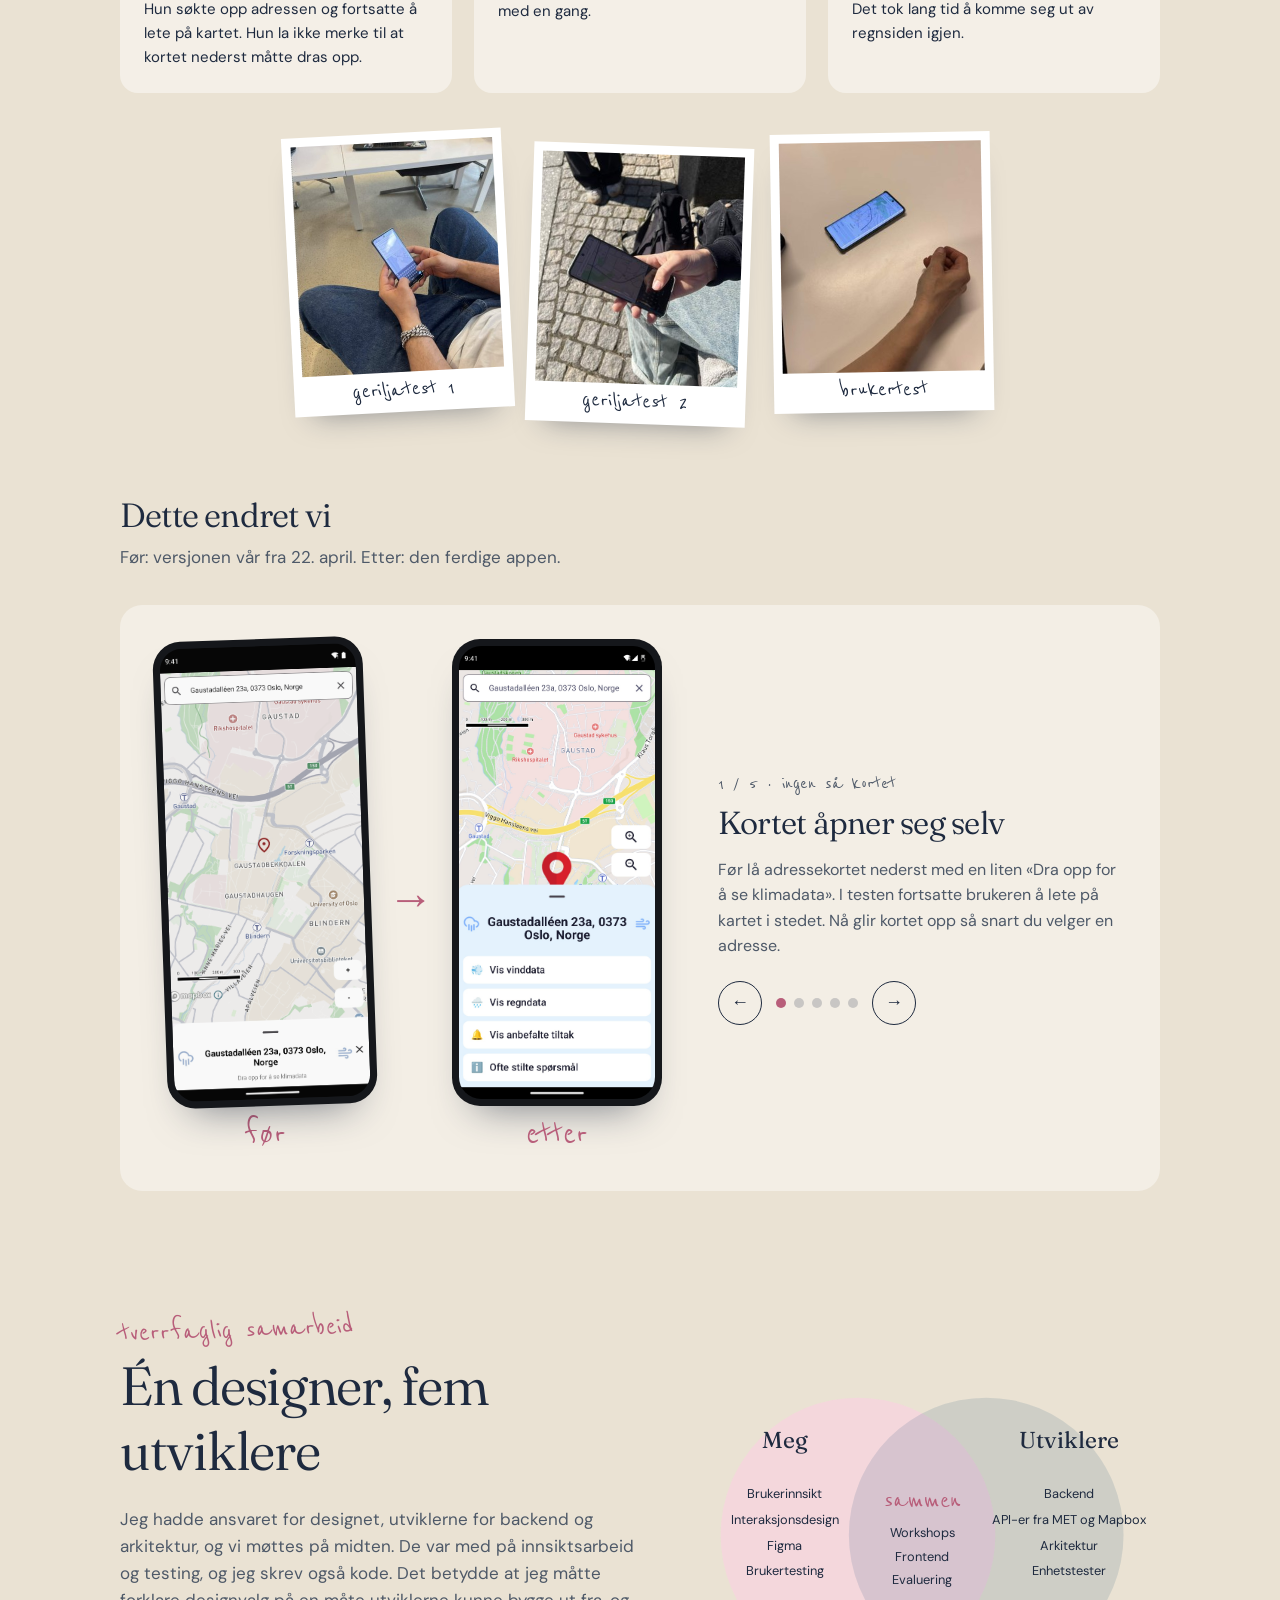
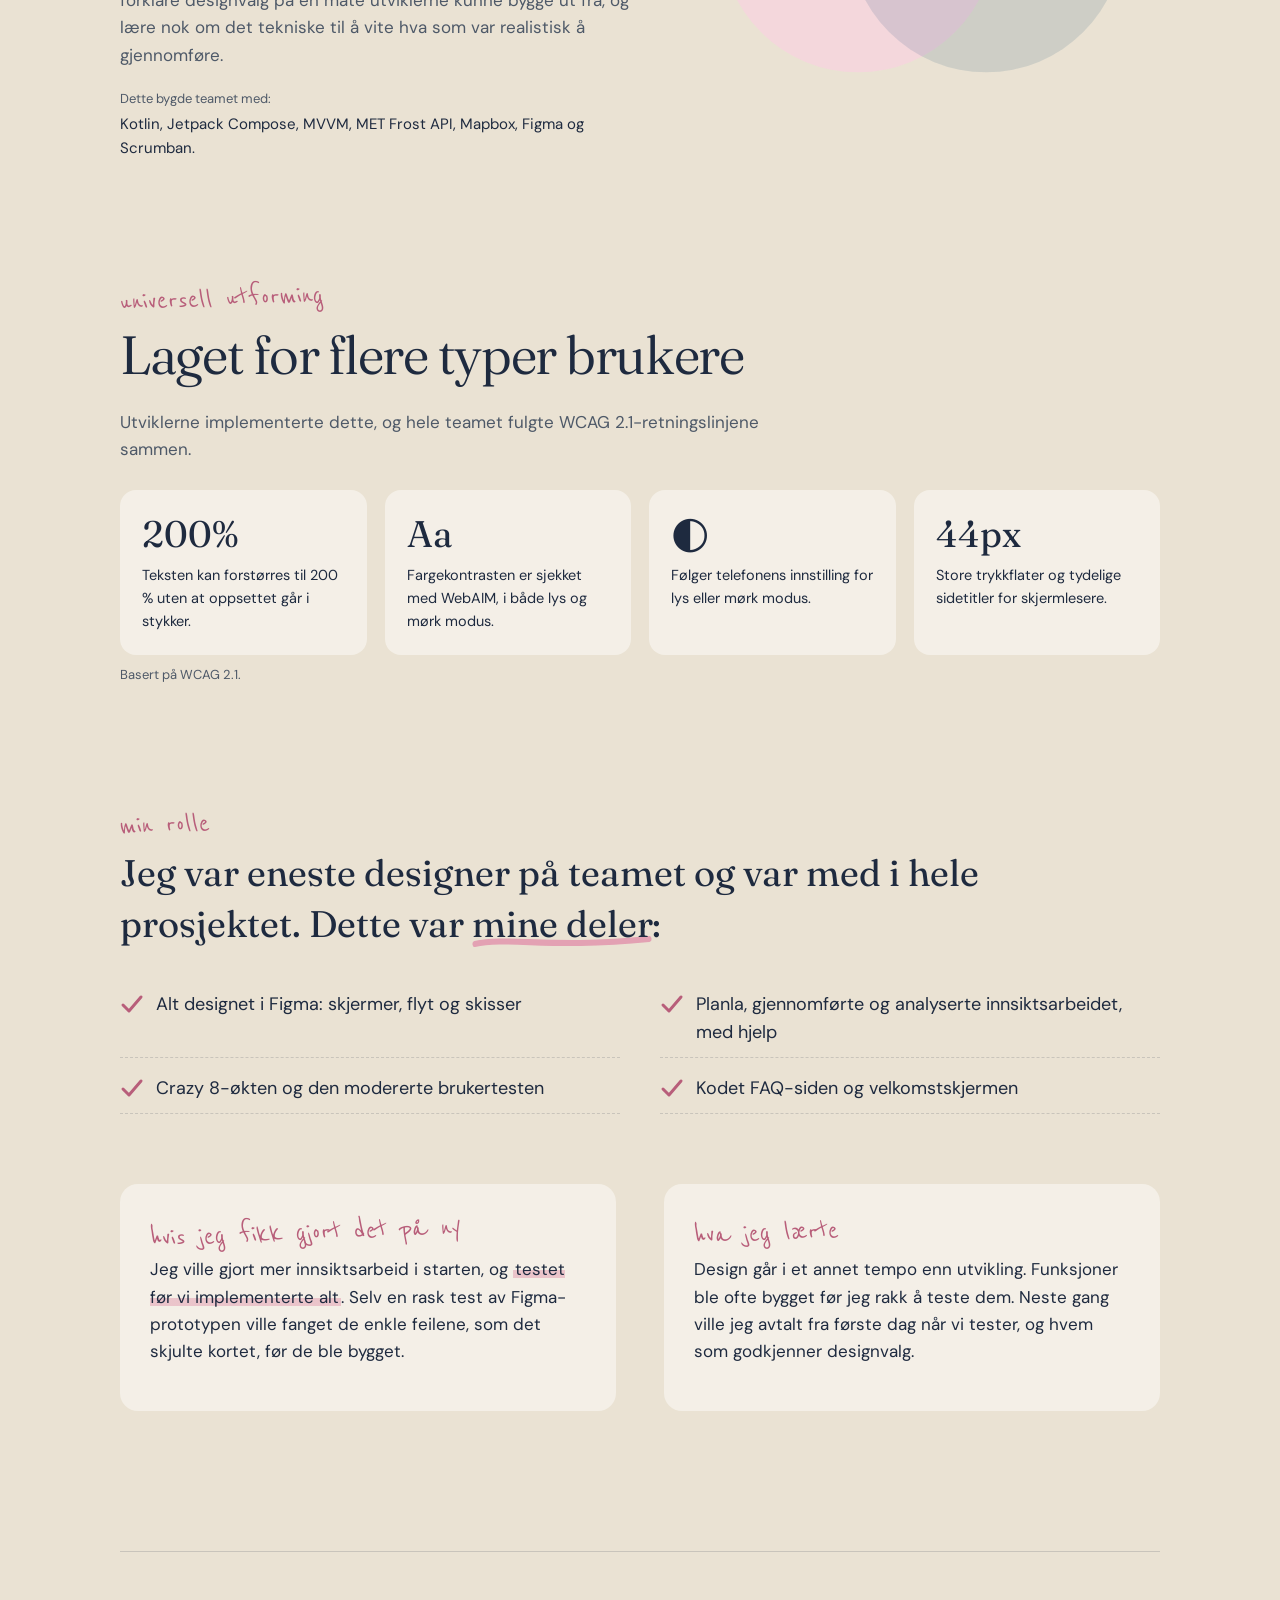
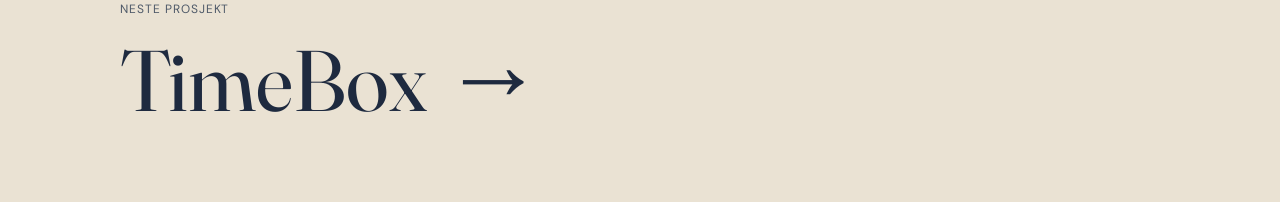
<file: vaersikret.html>
<!DOCTYPE html>
<html lang="no">
<head>
<meta charset="utf-8">
<link rel="alternate" hreflang="no" href="vaersikret.html">
<link rel="alternate" hreflang="en" href="vaersikret-en.html">
<meta name="viewport" content="width=device-width, initial-scale=1">
<title>VærSikret · Matilda Aanestad Frøiland</title>
<link rel="stylesheet" href="fonts/fonts.css">
<style>
:root{
  --bg:#EAE2D3; --ink:#1E2A3F; --ink-soft:#4E5968; --line:rgba(30,42,63,.16); --card:rgba(255,255,255,.45);
  --navy:#22344F; --green:#3F5A45; --pink:#E3A1B3; --pink-ink:#B85E7A; --blush:#F6D6DD; --sage:#D5DECB; --sky:#DCE6EE; --sky-ink:#3E6A92;
  --f-head:"Head",Georgia,serif; --f-body:"Body",system-ui,sans-serif; --f-hand:"Hand",cursive;
}
body[data-theme="dark"]{--ink:#F4EFE5;--ink-soft:#B9C3D2;--line:rgba(244,239,229,.2);--card:rgba(255,255,255,.07)}
*{box-sizing:border-box}
[hidden]{display:none!important}
html{scroll-behavior:smooth}
body{margin:0;background:var(--bg);color:var(--ink);font-family:var(--f-body);-webkit-font-smoothing:antialiased;line-height:1.6;transition:background-color .9s ease,color .6s ease}
img{display:block;max-width:100%}
a{color:inherit}
.hand{font-family:var(--f-hand)}
.wrap{max-width:1120px;margin:0 auto;padding:0 40px}
.narrow{max-width:700px}
h1,h2,h3{font-family:var(--f-head);font-weight:350;letter-spacing:-0.02em}
h1{font-size:clamp(72px,11vw,140px);line-height:.92;margin:0}
h2{font-size:clamp(40px,5.4vw,64px);line-height:1.02;margin:0 0 22px}
h3{font-size:28px;line-height:1.15;margin:0 0 8px}
p{font-size:17px;margin:0 0 16px}
.muted{color:var(--ink-soft)}
.label{font-family:var(--f-hand);font-size:24px;color:var(--pink-ink);margin:0 0 4px;display:inline-block;transform:rotate(-2deg)}
body[data-theme="dark"] .label{color:var(--pink)}
.caption{font-size:13px;color:var(--ink-soft);margin:10px 0 0}
section{padding:120px 0 0}

.u{background:url("data:image/svg+xml,%3Csvg xmlns='http://www.w3.org/2000/svg' viewBox='0 0 200 14' preserveAspectRatio='none'%3E%3Cpath d='M3 9 C 40 3, 90 13, 197 5' stroke='%23E3A1B3' stroke-width='5' fill='none' stroke-linecap='round'/%3E%3C/svg%3E") left bottom/100% .38em no-repeat;padding-bottom:.08em}
.hl{background:linear-gradient(transparent 55%,rgba(227,161,179,.55) 55%,rgba(227,161,179,.55) 92%,transparent 92%);padding:0 .1em}
.circ{position:relative;white-space:nowrap}
.circ svg{position:absolute;left:-10%;top:-24%;width:120%;height:148%;overflow:visible;pointer-events:none}
.circ path{stroke:var(--pink);stroke-width:3;fill:none;stroke-linecap:round;stroke-dasharray:420;stroke-dashoffset:420;transition:stroke-dashoffset 1.2s ease .2s}
.circ.in path{stroke-dashoffset:0}
.rv{opacity:0;transform:translateY(24px);transition:opacity .8s ease,transform .8s ease}
.rv.in{opacity:1;transform:none}

nav{display:flex;justify-content:space-between;align-items:center;padding:28px 0}
nav .logo{font-family:var(--f-head);font-size:22px;text-decoration:none}
nav .links a{margin-left:28px;font-size:14px;text-decoration:none}
.back{font-size:14px;text-decoration:none;color:var(--ink-soft);display:inline-block;margin:10px 0 30px}

/* hero */
.kicker{font-size:12px;letter-spacing:.08em;text-transform:uppercase;color:var(--ink-soft);margin:0 0 10px}
.title-row{display:flex;align-items:center;gap:48px}
.title-row .doodle{flex:0 0 auto;width:230px;transform:rotate(-4deg) translateY(-10px)}
.title-row .doodle svg{display:block;width:100%;height:auto}
.title-row .doodle .d{stroke-dasharray:600;stroke-dashoffset:600;animation:draw 1.8s ease forwards .3s}
@keyframes draw{to{stroke-dashoffset:0}}
@media (prefers-reduced-motion:reduce){.title-row .doodle .d{animation:none;stroke-dashoffset:0}}
@media (max-width:860px){.title-row .doodle{width:150px}}
.lede{font-size:22px;line-height:1.45;max-width:660px;margin:22px 0 40px}
.hero-img{border-radius:18px;overflow:hidden;position:relative;background:var(--navy)}
.hero-img img{width:100%;aspect-ratio:16/9;object-fit:cover}
.hero-img .tape{position:absolute;top:-12px;right:10%;width:120px;height:30px;background:rgba(227,161,179,.75);transform:rotate(4deg);z-index:2}
.wind{position:absolute;inset:0;pointer-events:none;z-index:1}
.wind path{stroke:var(--pink);stroke-width:3;fill:none;stroke-linecap:round;stroke-dasharray:160 900;animation:gust 7s linear infinite;opacity:.85}
.wind path:nth-child(2){animation-delay:-2.4s}.wind path:nth-child(3){animation-delay:-4.8s}
@keyframes gust{from{stroke-dashoffset:1060}to{stroke-dashoffset:0}}
.facts{display:grid;grid-template-columns:repeat(4,1fr);gap:26px;margin:34px 0 0;padding-top:22px;border-top:1.5px dashed var(--line)}
.facts span{font-size:14.5px;line-height:1.5;color:var(--ink-soft);position:relative;padding-left:18px}
.facts span::before{content:"✦";position:absolute;left:0;top:1px;font-size:11px;color:var(--pink)}
.facts b{display:block;font-family:var(--f-hand);font-weight:400;font-size:24px;line-height:1;color:var(--pink-ink);margin-bottom:6px}
@media (max-width:860px){.facts{grid-template-columns:1fr 1fr}}

/* notes */
.notes{display:grid;grid-template-columns:repeat(3,1fr);gap:28px}
.note{background:var(--blush);color:#1E2A3F;padding:26px 24px 28px;box-shadow:0 14px 26px -18px rgba(30,42,63,.45);position:relative}
.note:nth-child(1),.note.in:nth-child(1){transform:rotate(-2deg)}
.note:nth-child(2),.note.in:nth-child(2){transform:rotate(1.2deg);background:var(--sky)}
.note:nth-child(3),.note.in:nth-child(3){transform:rotate(-.8deg);background:var(--sage)}
.note::before{content:"";position:absolute;top:-10px;left:50%;width:70px;height:22px;background:rgba(255,255,255,.55);transform:translateX(-50%) rotate(-3deg)}
.note .hand{font-size:26px;display:block;margin-bottom:6px;color:var(--pink-ink)}
.note p{font-size:15.5px;margin:0}
.aside{display:flex;gap:18px;align-items:flex-start;margin:56px 0 0;max-width:820px;padding:22px 26px;border:2px dashed var(--pink);border-radius:18px 22px 16px 24px}
.aside .hand{font-size:26px;color:var(--pink-ink);white-space:nowrap;transform:rotate(-4deg)}
.aside p{margin:0;font-size:16px}

/* plot twist */
.twist-line{position:relative;margin:50px 0 10px;height:150px}
.twist-line svg{position:absolute;inset:0;width:100%;height:100%;overflow:visible}
.twist-line .base{stroke:var(--ink);stroke-width:2;fill:none}
.twist-line .bolt{fill:var(--pink);stroke:var(--pink-ink);stroke-width:2}
.twist-steps{display:grid;grid-template-columns:1fr 1fr 1fr;gap:26px}
.twist-steps div p{font-size:15px}
.twist-steps .was{font-family:var(--f-head);font-size:30px;line-height:1.1;margin:0 0 8px}
.twist-steps .was s{text-decoration:none;background:linear-gradient(transparent 48%,var(--pink-ink) 48%,var(--pink-ink) 56%,transparent 56%) no-repeat;background-size:0 100%;transition:background-size .8s ease .3s}
.twist-steps.in .was s{background-size:100% 100%}
.twist-steps .now{font-family:var(--f-hand);font-size:28px;color:var(--pink-ink);line-height:1.15;margin:0 0 8px}
.learn{display:grid;grid-template-columns:repeat(3,1fr);gap:18px;margin-top:40px}
.learn div{background:var(--card);border-radius:16px;padding:20px 22px}
.learn .hand{font-size:22px;color:var(--pink-ink)}
.learn p{font-size:15px;margin:4px 0 0}

/* bars */
.versus{display:grid;grid-template-columns:1fr 1.2fr;gap:56px;align-items:center}
.thought{font-family:var(--f-head);font-size:clamp(30px,3.4vw,42px);line-height:1.15}
.thought s{text-decoration:none;background:linear-gradient(transparent 48%,var(--pink-ink) 48%,var(--pink-ink) 56%,transparent 56%) no-repeat;background-size:0 100%;transition:background-size .8s ease .8s}
.thought.in s{background-size:100% 100%}
.bars{list-style:none;margin:0;padding:0}
.bars li{display:grid;grid-template-columns:120px 1fr 56px;gap:14px;align-items:center;padding:10px 0}
.bars .name{font-size:16px}
.bars .track{display:block;height:34px;border-radius:8px;background:rgba(30,42,63,.07);overflow:hidden}
.bars .fill{display:block;height:100%;width:0;border-radius:8px;background:#B7BEC8;transition:width 1.2s cubic-bezier(.2,.8,.2,1)}
.bars li.win .fill{background:var(--navy)}
.bars.in .fill{width:var(--v)}
.bars .val{font-family:var(--f-head);font-size:30px;text-align:right}
.bars li.win .val{color:var(--pink-ink)}

/* honest decision */
.honest{display:grid;grid-template-columns:1fr 1fr;gap:56px;align-items:center}
.riskmap{position:relative;background:#fff;border-radius:18px;padding:18px;box-shadow:0 18px 30px -22px rgba(30,42,63,.5);transform:rotate(-1.5deg)}
.riskmap .frames{display:flex;justify-content:center;gap:18px}.riskmap .frames>img,.riskmap .frames>.on{flex:0 0 min(210px,46%);width:min(210px,46%)}.riskmap .frames img{width:100%;border-radius:14px;display:block}.riskmap .on{position:relative}.riskmap .on svg{position:absolute;inset:0;width:100%;height:100%;overflow:visible}
.riskmap .x path{stroke:var(--pink-ink);stroke-width:5;vector-effect:non-scaling-stroke;fill:none;stroke-linecap:round;stroke-dasharray:520;stroke-dashoffset:520;transition:stroke-dashoffset .7s ease}
.riskmap .x path:nth-child(2){transition-delay:.5s}
.riskmap.in .x path{stroke-dashoffset:0}
.riskmap .tag{position:absolute;top:-16px;right:-14px;background:var(--pink);color:#1E2A3F;font-family:var(--f-hand);font-size:20px;padding:4px 14px;border-radius:999px;transform:rotate(-4deg)}

/* phone demo */
.demo{display:grid;grid-template-columns:auto 1fr;gap:70px;align-items:center}
.phone{--w:330px;width:var(--w);aspect-ratio:1080/2400;border-radius:calc(var(--w)*.13);padding:calc(var(--w)*.032);background:#15171b;position:relative;flex:none;box-shadow:0 0 0 2px #2c3036 inset,0 40px 80px -30px rgba(0,0,0,.6)}
.phone .screen{width:100%;height:100%;border-radius:calc(var(--w)*.1);overflow:hidden;position:relative;background:#E3EEF8}
.phone .screen img{position:absolute;inset:0;width:100%;height:100%;object-fit:cover;transition:opacity .35s ease}
.phone .screen::after{content:"";position:absolute;left:50%;top:1.3%;width:calc(var(--w)*.05);aspect-ratio:1;border-radius:50%;background:#0b0c0e;transform:translateX(-50%);z-index:3}
.hot{position:absolute;z-index:2;background:transparent;border:0;padding:0;cursor:pointer;border-radius:10px}
.hot:hover,.hot:focus-visible{outline:2px dashed var(--pink);outline-offset:2px}
.finger{position:absolute;z-index:4;width:34px;height:34px;margin:-17px 0 0 -17px;border-radius:50%;background:rgba(227,161,179,.75);border:2px solid #fff;box-shadow:0 4px 12px rgba(0,0,0,.3);transition:left .7s cubic-bezier(.4,0,.2,1),top .7s cubic-bezier(.4,0,.2,1),opacity .3s;pointer-events:none;opacity:0}
.finger.tap{animation:tap .45s ease}
@keyframes tap{50%{transform:scale(.7)}}
.demo-copy .step{font-family:var(--f-hand);font-size:32px;line-height:1.2;color:var(--pink);min-height:2.6em;margin:0 0 10px}
.demo-copy .sub{font-size:16px;color:var(--ink-soft);min-height:3.2em}
.demo-dots{display:flex;gap:6px;margin:14px 0 22px}
.demo-dots i{width:8px;height:8px;border-radius:50%;background:rgba(244,239,229,.25);transition:background .3s}
.demo-dots i.on{background:var(--pink)}
.demo-btns{display:flex;gap:10px;flex-wrap:wrap}
.demo-btns button{font:inherit;font-size:14px;background:transparent;color:var(--ink);border:1px solid var(--line);border-radius:999px;padding:8px 16px;cursor:pointer}
.demo-btns button:hover{border-color:var(--pink)}
.mine{display:inline-block;background:var(--pink);color:#1E2A3F;font-family:var(--f-hand);font-size:18px;padding:0 10px;border-radius:999px;transform:rotate(-3deg);margin-left:6px}

/* co-design */
.codesign{display:grid;grid-template-columns:1.5fr 1fr;gap:30px;align-items:center;margin-top:30px}
.codesign .figma{background:#fff;padding:14px;border-radius:14px;box-shadow:0 18px 30px -22px rgba(30,42,63,.5);transform:rotate(-1deg)}
.codesign .final{position:relative;justify-self:center}
.codesign .final .phone{--w:230px}
.codesign .arrow{position:absolute;left:-150px;top:8%;font-family:var(--f-hand);font-size:24px;color:var(--pink-ink);transform:rotate(-6deg);line-height:1.1;text-align:right}

/* user involvement */
.involve{display:grid;grid-template-columns:1fr 1fr 1.4fr;gap:20px;margin-top:40px;position:relative}
.involve::before{content:"";position:absolute;left:14%;right:24%;top:74px;border-top:2px dashed var(--ink);opacity:.5}
.involve .step{text-align:center;position:relative}
.involve .pic{width:150px;height:150px;margin:0 auto;border-radius:50%;overflow:hidden;background:#fff;border:6px solid var(--bg);box-shadow:0 0 0 2px var(--ink);transition:transform .4s}
.involve .step:hover .pic{transform:scale(1.05) rotate(-3deg)}
.involve .pic img{width:100%;height:100%;object-fit:cover}
.involve .pic.chart{display:grid;place-items:center}
.involve .pic.chart svg{width:62%}
.involve .n{font-family:var(--f-hand);color:var(--pink-ink);font-size:26px;margin:12px 0 0}
.involve h3{font-size:26px;margin:0 0 6px}
.involve .step p{font-size:14px;color:var(--ink-soft);margin:0}
.figma-block{display:grid;grid-template-columns:260px 1fr;gap:30px;align-items:center;margin-top:80px;background:#fff;padding:22px;border-radius:16px;box-shadow:0 18px 30px -22px rgba(30,42,63,.5)}
.figma-block p{font-size:15px;margin:6px 0 0}

/* fixes as cards */
.fixcards{display:grid;grid-template-columns:repeat(3,1fr);gap:22px;margin-top:30px}
.fixcard{background:#fff;border-radius:16px;padding:14px 14px 20px;box-shadow:0 18px 30px -24px rgba(30,42,63,.5);color:#1E2A3F}
.fixcard:nth-child(2){transform:rotate(1deg)}
.fixcard:nth-child(4){transform:rotate(-1deg)}
.fixcard .shot{height:190px;border-radius:10px;overflow:hidden;background:#E3EEF8;margin-bottom:14px}
.fixcard .shot{display:grid;place-items:center;padding:10px}.fixcard .shot img{max-width:100%;max-height:100%;object-fit:contain;border-radius:8px;box-shadow:0 6px 14px -8px rgba(30,42,63,.4)}
.fixcard .found{font-family:var(--f-hand);font-size:26px;color:var(--pink-ink);line-height:1.1;margin:0 0 6px}
.fixcard h3{font-size:25px;margin:0 0 6px}
.fixcard p{font-size:14.5px;color:#4E5968;margin:0}
.fixcard .mine{margin-top:10px}
.fixcard.lead{grid-row:span 2;display:flex;flex-direction:column;transform:rotate(-1deg)}
.fixcard.lead .shot{height:auto;flex:1;min-height:300px}.fixcard.lead .shot img{max-height:470px}

/* before / after */
.ba{display:grid;grid-template-columns:auto 1fr;gap:56px;align-items:center;margin-top:34px;background:rgba(255,255,255,.4);border-radius:22px;padding:34px 40px}
.ba-phones{display:flex;align-items:center;gap:18px}
.ba-phones figure{margin:0;text-align:center}
.ba-phones figcaption{font-size:28px;color:var(--pink-ink);margin-top:6px}
.bphone{width:210px;aspect-ratio:1080/2400;border-radius:28px;padding:7px;background:#15171b;box-shadow:0 24px 40px -24px rgba(30,42,63,.6)}
.bphone img{width:100%;height:100%;object-fit:cover;border-radius:22px;display:block;transition:opacity .3s}
.bphone.before{transform:rotate(-2deg)}
.bphone.before img{filter:grayscale(.55) contrast(.95)}
.ba-arrow{font-size:46px;color:var(--pink-ink)}
.ba-count{font-size:28px;color:var(--pink-ink);margin:0 0 4px}
.ba-copy h3{font-size:38px;margin:0 0 12px}
.ba-copy p{font-size:16px;color:var(--ink-soft)}
.ba-nav{display:flex;align-items:center;gap:14px;margin-top:22px}
.ba-nav button{width:44px;height:44px;border-radius:50%;border:1.5px solid var(--ink);background:transparent;color:var(--ink);font-size:18px;cursor:pointer}
.ba-nav button:hover{background:var(--ink);color:var(--bg)}
.ba-dots{display:flex;gap:8px}
.ba-dots button{width:10px;height:10px;border-radius:50%;border:0;padding:0;background:rgba(30,42,63,.2)}
.ba-dots button.on{background:var(--pink-ink)}
@media (max-width:860px){.ba{grid-template-columns:1fr;padding:24px}.bphone{width:140px}}

/* testing */
.times{display:grid;grid-template-columns:repeat(3,1fr);gap:22px;margin:30px 0 10px}
.time{background:var(--card);border-radius:18px;padding:24px}
.time b{font-family:var(--f-head);font-weight:400;font-size:78px;line-height:.9;display:block}
.time.bad b{color:var(--pink-ink)}
.time .task{font-size:14px;color:var(--ink-soft);margin:10px 0 6px}
.time p{font-size:15px;margin:0}
.polaroids{display:flex;gap:22px;justify-content:center;margin:40px 0 0;flex-wrap:wrap}
.polaroid{background:#fff;padding:9px 9px 40px;box-shadow:0 18px 30px -20px rgba(30,42,63,.5);width:220px;position:relative}
.polaroid img{width:100%;height:230px;object-fit:cover}
.polaroid span{position:absolute;bottom:8px;left:0;right:0;text-align:center;font-family:var(--f-hand);font-size:19px;color:#1E2A3F}
.polaroid:nth-child(1){transform:rotate(-3deg)}.polaroid:nth-child(2){transform:rotate(2deg) translateY(12px)}.polaroid:nth-child(3){transform:rotate(-1deg)}
.fixes{margin-top:50px}
.fix{display:grid;grid-template-columns:1fr auto 1fr;gap:26px;align-items:center;padding:22px 0;border-top:1px dashed var(--line)}
.fix p{margin:0}
.fix .was{font-size:18px;color:var(--ink-soft)}
.fix .was s{text-decoration:none;background:linear-gradient(transparent 48%,var(--pink-ink) 48%,var(--pink-ink) 56%,transparent 56%) no-repeat;background-size:0 100%;transition:background-size .8s ease .3s}
.fix.in .was s{background-size:100% 100%}
.fix .arrow{font-family:var(--f-hand);font-size:26px;color:var(--pink-ink)}
.fix .now{font-family:var(--f-hand);font-size:25px;line-height:1.2;color:var(--green)}

/* disciplines */
.venn{display:grid;grid-template-columns:1.1fr 1fr;gap:40px;align-items:center}
.venn svg{width:100%;height:auto}
.venn text{font-family:"Body",sans-serif;font-size:14px;fill:#1E2A3F}
.venn .t{font-family:"Head",serif;font-size:30px}
.venn .h{font-family:"Hand",cursive;font-size:24px;fill:#B85E7A}

/* a11y + tech */
.a11y{display:grid;grid-template-columns:repeat(4,1fr);gap:18px;margin-top:26px}
.a11y div{background:var(--card);border-radius:16px;padding:22px}
.a11y .big{font-family:var(--f-head);font-size:44px;line-height:1;display:block;margin-bottom:8px}
.a11y p{font-size:14.5px;margin:0}
.tech{font-size:15px;margin:2px 0 0}
.chips span{font-size:14px;border:1px solid var(--line);border-radius:999px;padding:7px 14px;background:var(--card)}

/* role */
.role-intro{font-family:var(--f-head);font-size:clamp(30px,3.6vw,44px);line-height:1.15;max-width:900px;margin:0 0 30px}
.checks{list-style:none;padding:0;margin:0;display:grid;grid-template-columns:1fr 1fr;gap:6px 40px}
.checks li{display:flex;gap:12px;align-items:flex-start;font-size:18px;padding:10px 0;border-bottom:1px dashed var(--line)}
.checks svg{flex:none;margin-top:2px}
.checks path{stroke:var(--pink-ink);stroke-width:3;fill:none;stroke-linecap:round;stroke-linejoin:round;stroke-dasharray:40;stroke-dashoffset:40;transition:stroke-dashoffset .6s ease}
.checks.in li:nth-child(2) path{transition-delay:.25s}.checks.in li:nth-child(3) path{transition-delay:.5s}.checks.in li:nth-child(4) path{transition-delay:.75s}
.checks.in path{stroke-dashoffset:0}
.learned{display:grid;grid-template-columns:1fr 1fr;gap:48px;margin-top:70px}
.learned .card{background:var(--card);border-radius:18px;padding:30px}

.next{margin:140px 0 0;border-top:1px solid var(--line);padding:48px 0 70px;display:block;text-decoration:none}
.next .big{font-family:var(--f-head);font-size:clamp(56px,8vw,104px);line-height:1}
.next:hover .big{color:var(--pink-ink)}

@media (prefers-reduced-motion:reduce){.rv{opacity:1;transform:none;transition:none}.wind path{animation:none}html{scroll-behavior:auto}}
@media (max-width:860px){
  .wrap{padding:0 20px}
  .involve,.fixcards,.figma-block,.notes,.learn,.twist-steps,.versus,.honest,.demo,.codesign,.times,.venn,.learned{grid-template-columns:1fr}
  .a11y{grid-template-columns:1fr 1fr}
  .checks{grid-template-columns:1fr}
  .fix{grid-template-columns:1fr}
  .demo .phone{margin:0 auto}
  .codesign .arrow{position:static;text-align:left;margin-bottom:10px}
  .twist-line{display:none}
}
nav .links a.lang{border:1.5px solid currentColor;border-radius:999px;padding:3px 10px;font-size:12px;letter-spacing:.06em;font-weight:500}
nav .links a.lang:hover::after{display:none}
</style>
</head>
<body>
<div class="wrap">
  <nav>
    <a class="logo" href="index.html">Matilda F.</a>
    <div class="links"><a href="index.html#work">Prosjekter</a><a href="index.html#contact">Kontakt</a><a class="lang" href="vaersikret-en.html" hreflang="en" lang="en" aria-label="English">EN</a></div>
  </nav>

  <header data-bg="#EAE2D3">
    <a class="back" href="index.html#work">← Alle prosjekter</a>
    <p class="kicker">01 · IN2000 · Vår 2026</p>
    <div class="title-row"><h1>VærSikret</h1><span class="doodle" aria-hidden="true"><svg viewBox="0 0 240 130"><g fill="none" stroke="#B85E7A" stroke-width="2.6" stroke-linecap="round" stroke-linejoin="round">
<path class="d" d="M58 62 C 44 62, 38 46, 52 40 C 52 24, 76 18, 86 32 C 94 16, 124 18, 124 40 C 140 40, 144 62, 126 62 Z"/>
<path class="d" d="M150 34 C 176 30, 196 34, 206 28 C 216 22, 208 10, 198 16"/>
<path class="d" d="M158 52 C 186 48, 212 54, 226 46"/>
<path class="d" d="M146 70 C 170 66, 188 72, 204 66 C 214 62, 212 76, 202 74"/>
<path class="d" d="M66 78 l-5 12 M86 80 l-5 12 M106 78 l-5 12 M76 98 l-5 12 M96 100 l-5 12"/>
</g></svg></span></div>
    <p class="lede">En Android-app som viser boligeiere hvor mye <span class="u">vind og styrtregn</span> hjemmet deres har vært utsatt for, og hva de kan gjøre for å beskytte det.</p>
    <div class="hero-img rv">
      <div class="tape"></div>
      <svg class="wind" viewBox="0 0 1000 560" preserveAspectRatio="none" aria-hidden="true">
        <path d="M-60 120 C 200 90, 360 150, 560 110 S 900 60, 1060 100"/>
        <path d="M-60 300 C 180 270, 420 330, 640 290 S 920 250, 1060 280"/>
        <path d="M-60 460 C 240 430, 460 490, 700 450 S 930 420, 1060 440"/>
      </svg>
      <img src="cs/vs_hero.jpg" alt="Tre telefoner som viser VærSikret-appen: vinddata, en valgt adresse på kartet og anbefalte tiltak">
    </div>
    <div class="facts">
      <span><b>min rolle</b>eneste designer på teamet</span>
      <span><b>team</b>5 utviklere + meg</span>
      <span><b>når</b>11 uker, våren 2026</span>
      <span><b>metoder</b>spørreundersøkelse, geriljatesting, brukertesting</span>
    </div>
  </header>

  <section data-bg="#EAE2D3">
    <div class="notes">
      <div class="note rv"><span class="hand">problemet</span><p>Storm og styrtregn blir vanligere, men boligeiere har ingen enkel måte å se hva deres egen adresse har vært utsatt for.</p></div>
      <div class="note rv"><span class="hand">hva vi gjorde</span><p>Laget en Android-app med data fra Meteorologisk institutt (MET), formet av en spørreundersøkelse, geriljatester og en brukertest.</p></div>
      <div class="note rv"><span class="hand">resultatet</span><p>Søk opp en adresse, se vind- og regnhistorikken forklart med enkle ord og grafer, og få konkrete tiltak du kan filtrere.</p></div>
    </div>
    <div class="aside rv">
      <span class="hand">greit å vite</span>
      <p>IN2000 er et emne i software engineering, ikke design. Vi ble hovedsakelig vurdert på kode, arkitektur og samarbeid, så designet fikk mindre tid enn jeg skulle ønske. Mange designvalg ble tatt raskt, ut fra hva vi hadde tid til.</p>
    </div>
  </section>

  <section data-bg="#F3DDE1">
    <span class="label">endring i planene</span>
    <h2>Uke 3: caset <span class="circ">endret seg<svg viewBox="0 0 300 80" preserveAspectRatio="none"><path d="M20 44 C 30 8, 250 2, 282 30 C 300 58, 150 80, 50 70 C 10 64, 8 40, 40 22"/></svg></span></h2>
    <p class="narrow muted">I uke 3 endret MET beskrivelsen av caset, og målgruppen vår passet ikke lenger. Vi mistet to og en halv uke med arbeid: en spørreundersøkelse, et intervju og analysen. MVP-en skulle leveres halvannen uke senere.</p>
    <div class="twist-line rv" aria-hidden="true">
      <svg viewBox="0 0 1000 150" preserveAspectRatio="none">
        <path class="base" d="M20 90 C 150 70, 250 110, 360 88"/>
        <path class="base" d="M420 88 C 520 70, 620 105, 700 88 S 880 72, 980 86" stroke-dasharray="7 7"/>
        <path class="bolt" d="M392 20 L372 84 L394 84 L378 140 L420 66 L396 66 L414 20 Z"/>
      </svg>
    </div>
    <div class="twist-steps rv">
      <div><p class="was"><s>Turgåere og snøskredfare</s></p><p class="muted">Den første retningen vår, med en spørreundersøkelse, et intervju og en plan bak.</p></div>
      <div><p class="now">én uke til å bytte retning</p><p class="muted">Ny målgruppe, nye datakilder, en ny spørreundersøkelse (ikke tid til intervjuer) og en fungerende MVP.</p></div>
      <div><p class="now">boligeiere, vind og styrtregn</p><p class="muted">Retningen vi jobbet videre med resten av prosjektet.</p></div>
    </div>
    <div class="learn">
      <div class="rv"><span class="hand">hva jeg lærte</span><p>Velg den raskeste metoden som fortsatt gir reelle svar. En spørreundersøkelse var den eneste undersøkelsen vi rakk på én uke.</p></div>
      <div class="rv"><span class="hand">og</span><p>Det er frustrerende å miste tid og arbeid. Å snakke åpent om det i teamet fikk oss raskere videre enn å bare presse på.</p></div>
      <div class="rv"><span class="hand">i tillegg</span><p>Korte sprinter gjorde endringen håndterbar. Vi planla på nytt i løpet av én sprint, så vi holdt tidsplanen og leverte en solid MVP.</p></div>
    </div>
  </section>

  <section data-bg="#DCE6EE">
    <span class="label">innsikt</span>
    <h2>Vi tok feil</h2>
    <div class="versus">
      <div>
        <p class="thought rv">Vi trodde boligeiere var mest opptatt av <s>flom og skred.</s></p>
        <p class="muted">Jeg planla, gjennomførte og analyserte spørreundersøkelsen. Svarene pekte et annet sted: folk ville vite om <span class="hl">vind og styrtregn</span>, så det ble fokuset for appen.</p>
      </div>
      <div>
        <ul class="bars rv" aria-label="Andel som svarte at temaet var viktig">
          <li class="win"><span class="name">Kraftig vind</span><span class="track"><span class="fill" style="--v:50%"></span></span><span class="val">50%</span></li>
          <li class="win"><span class="name">Styrtregn</span><span class="track"><span class="fill" style="--v:46%"></span></span><span class="val">46%</span></li>
          <li><span class="name">Flom</span><span class="track"><span class="fill" style="--v:30%"></span></span><span class="val">30%</span></li>
          <li><span class="name">Skred</span><span class="track"><span class="fill" style="--v:30%"></span></span><span class="val">30%</span></li>
        </ul>
        <p class="caption">Andel som svarte at temaet var «ganske» eller «svært» viktig for boligen sin.</p>
      </div>
    </div>
  </section>

  <section data-bg="#EAE2D3">
    <div class="honest">
      <div class="riskmap rv" aria-label="To skjermer fra Matildas Figma-prototype: kartet uten og med et fargekodet risikolag, krysset over">
        <div class="frames">
          <img src="cs/vs_figma_filter.png" alt="Figma-skjerm: kart med risikolaget slått av">
          <div class="on"><img src="cs/vs_figma_filter_on.png" alt="Figma-skjerm: kart med røde og gule risikoområder slått på">
            <svg class="x" viewBox="0 0 100 200" preserveAspectRatio="none" aria-hidden="true"><path d="M8 20 L92 180"/><path d="M92 20 L8 180"/></svg></div>
        </div>
        <span class="tag">ikke pålitelig nok</span>
        <p class="caption" style="margin-top:14px">Fra Figma-prototypen min: risikolaget av og på.</p>
      </div>
      <div>
        <span class="label">et designvalg</span>
        <h2>Vi sa nei til det brukerne ønsket seg mest</h2>
        <p class="muted">Spørreundersøkelsen viste at folk ønsket et fargekodet risikokart. Vi jobbet lenge med det, men vi klarte ikke å beregne risikonivåer på en pålitelig måte, og MET var enig i at en boligeier først og fremst bryr seg om sin egen tomt. Et rødt område på et kart oppleves som et faktum.</p>
        <p class="muted">Å vise en risikofarge vi ikke kunne stå inne for, hadde vært verre enn å ikke vise noen. Vi brukte heller <span class="hl">enkel tekst og grafer</span>, som brukerne også hadde ønsket seg.</p>
      </div>
    </div>
  </section>
</div>

<div class="wrap">
  <section data-bg="#22344F" data-theme="dark" id="demo">
    <div class="demo">
      <div class="phone" id="phone">
        <div class="screen" id="screen"><img id="shot" src="app/s00_welcome.jpg" alt="Skjerm fra VærSikret-appen"></div>
        <div class="finger" id="finger"></div>
      </div>
      <div class="demo-copy">
        <span class="label">ta en runde</span>
        <h2>Slik fungerer appen</h2>
        <p class="step" id="step">Trykk på spill av, eller trykk deg rundt på telefonen selv.</p>
        <p class="sub" id="stepSub">Her vises de viktigste skjermene, én etter én.</p>
        <div class="demo-dots" id="dots"></div>
        <div class="demo-btns">
          <button id="play">▶ Spill av</button>
          <button id="prev">← Tilbake</button>
          <button id="next">Neste →</button>
        </div>
      </div>
    </div>
  </section>
</div>

<div class="wrap">
  <section data-bg="#DCE6EE">
    <span class="label">brukermedvirkning</span>
    <h2>Hvor brukerne kom inn</h2>
    <p class="narrow muted">Med lite tid til design involverte vi brukere der vi kunne: en spørreundersøkelse, geriljatester og én lengre økt der en bruker testet appen og hjalp til med designvalg.</p>
    <div class="involve rv">
      <div class="step"><div class="pic chart"><svg viewBox="0 0 100 100" aria-hidden="true"><rect x="14" y="30" width="14" height="56" rx="3" fill="#22344F"/><rect x="34" y="36" width="14" height="50" rx="3" fill="#22344F"/><rect x="54" y="60" width="14" height="26" rx="3" fill="#B7BEC8"/><rect x="74" y="60" width="14" height="26" rx="3" fill="#B7BEC8"/></svg></div><p class="n">01</p><h3>Spørreundersøkelse</h3><p>Hva boligeiere vil vite. Den endret fokuset for hele appen.</p></div>
      <div class="step"><div class="pic"><img src="cs/vs_usability.jpg" alt="Geriljatesting på campus"></div><p class="n">02</p><h3>Geriljatester</h3><p>Folk rundt på campus prøvde MVP-en. De slet med å finne adressekortet og syntes den så for teknisk ut.</p></div>
      <div class="step wide"><div class="pic"><img src="cs/vs_guerrilla1.jpg" alt="Moderert brukertest"></div><p class="n">03</p><h3>Brukertest</h3><p>Én økt med én bruker: tre oppgaver med tidtaking og think-aloud, deretter hjalp brukeren med å bestemme hvordan tiltakssiden skulle se ut, og til slutt et kort intervju.</p></div>
    </div>
    <div class="figma-block rv">
      <div><span class="label">designet først i Figma</span><p class="muted">Jeg designet alle skjermene og flyten mellom dem i Figma før teamet bygde dem.</p></div>
      <img src="cs/vs_figma.jpg" alt="Matildas Figma-flyt med alle skjermene i appen">
    </div>
  </section>

  <section data-bg="#F3DDE1">
    <span class="label">testing</span>
    <h2>Én bruker, tre oppgaver, mye lærdom</h2>
    <p class="narrow muted">Etter geriljatestene på campus gjorde vi justeringer i appen. Så gjennomførte jeg en moderert brukertest med think-aloud. Brukeren skulle finne informasjon om sin egen adresse, og jeg tok tiden på hver oppgave.</p>
    <div class="times">
      <div class="time bad rv"><b>1:20</b><p class="task">Oppgave 1: finn vindstyrken på adressen din</p><p>Hun søkte opp adressen og fortsatte å lete på kartet. Hun la ikke merke til at kortet nederst måtte dras opp.</p></div>
      <div class="time rv"><b>0:05</b><p class="task">Oppgave 2: finn styrtregn for adressen din</p><p>Da hun visste hvor kortet var, gikk dette med en gang.</p></div>
      <div class="time bad rv"><b>1:06</b><p class="task">Oppgave 3: finn tiltak for å beskytte hjemmet ditt</p><p>Det tok lang tid å komme seg ut av regnsiden igjen.</p></div>
    </div>
    <div class="polaroids rv">
      <div class="polaroid"><img src="cs/vs_usability.jpg" alt="Geriljatesting på campus"><span>geriljatest 1</span></div>
      <div class="polaroid"><img src="cs/vs_guerrilla2.jpg" alt="Geriljatesting på campus"><span>geriljatest 2</span></div>
      <div class="polaroid"><img src="cs/vs_guerrilla1.jpg" alt="Moderert brukertest"><span>brukertest</span></div>
    </div>
    <h3 style="font-size:40px;margin:80px 0 6px">Dette endret vi</h3>
    <p class="muted" style="margin:0">Før: versjonen vår fra 22. april. Etter: den ferdige appen.</p>
    <div class="ba rv" id="ba">
      <div class="ba-phones">
        <figure><div class="bphone before"><img id="baBefore" src="app/b01_after_search.jpg" alt=""></div><figcaption class="hand">før</figcaption></figure>
        <span class="ba-arrow hand" aria-hidden="true">→</span>
        <figure><div class="bphone"><img id="baAfter" src="app/s03_selected.jpg" alt=""></div><figcaption class="hand">etter</figcaption></figure>
      </div>
      <div class="ba-copy" aria-live="polite">
        <p class="ba-count hand" id="baCount">1 / 5 · ingen så kortet</p>
        <h3 id="baTitle">Kortet åpner seg selv</h3>
        <p id="baText"></p>
        <span class="mine" id="baMine" hidden>jeg kodet dette</span>
        <div class="ba-nav">
          <button id="baPrev" aria-label="Forrige endring">←</button>
          <div class="ba-dots" id="baDots"></div>
          <button id="baNext" aria-label="Neste endring">→</button>
        </div>
      </div>
    </div>
  </section>

  <section data-bg="#D5DECB">
    <div class="venn">
      <div>
        <span class="label">tverrfaglig samarbeid</span>
        <h2>Én designer, fem utviklere</h2>
        <p class="muted">Jeg hadde ansvaret for designet, utviklerne for backend og arkitektur, og vi møttes på midten. De var med på innsiktsarbeid og testing, og jeg skrev også kode. Det betydde at jeg måtte forklare designvalg på en måte utviklerne kunne bygge ut fra, og lære nok om det tekniske til å vite hva som var realistisk å gjennomføre.</p>
        <p class="caption" style="margin-top:20px">Dette bygde teamet med:</p>
        <p class="tech">Kotlin, Jetpack Compose, MVVM, MET Frost API, Mapbox, Figma og Scrumban.</p>
      </div>
      <svg viewBox="0 0 520 380" class="rv" aria-label="Diagram over hva designeren og utviklerne hadde ansvar for, og hva de delte">
        <circle cx="190" cy="190" r="150" fill="#F6D6DD" opacity=".9"/>
        <circle cx="330" cy="190" r="150" fill="#DCE6EE" opacity=".85" style="mix-blend-mode:multiply"/>
        <text class="t" x="110" y="95" text-anchor="middle">Meg</text>
        <text class="t" x="420" y="95" text-anchor="middle">Utviklere</text>
        <text x="110" y="150" text-anchor="middle">Brukerinnsikt</text>
        <text x="110" y="178" text-anchor="middle">Interaksjonsdesign</text>
        <text x="110" y="206" text-anchor="middle">Figma</text>
        <text x="110" y="234" text-anchor="middle">Brukertesting</text>
        <text x="420" y="150" text-anchor="middle">Backend</text>
        <text x="420" y="178" text-anchor="middle">API-er fra MET og Mapbox</text>
        <text x="420" y="206" text-anchor="middle">Arkitektur</text>
        <text x="420" y="234" text-anchor="middle">Enhetstester</text>
        <text class="h" x="260" y="160" text-anchor="middle">sammen</text>
        <text x="260" y="192" text-anchor="middle">Workshops</text>
        <text x="260" y="218" text-anchor="middle">Frontend</text>
        <text x="260" y="244" text-anchor="middle">Evaluering</text>
      </svg>
    </div>
  </section>

  <section data-bg="#EAE2D3">
    <span class="label">universell utforming</span>
    <h2>Laget for flere typer brukere</h2>
    <p class="narrow muted">Utviklerne implementerte dette, og hele teamet fulgte WCAG 2.1-retningslinjene sammen.</p>
    <div class="a11y">
      <div class="rv"><span class="big">200%</span><p>Teksten kan forstørres til 200 % uten at oppsettet går i stykker.</p></div>
      <div class="rv"><span class="big">Aa</span><p>Fargekontrasten er sjekket med WebAIM, i både lys og mørk modus.</p></div>
      <div class="rv"><span class="big">◐</span><p>Følger telefonens innstilling for lys eller mørk modus.</p></div>
      <div class="rv"><span class="big">44px</span><p>Store trykkflater og tydelige sidetitler for skjermlesere.</p></div>
    </div>
    <p class="caption">Basert på WCAG 2.1.</p>
  </section>

  <section data-bg="#D5DECB">
    <span class="label">min rolle</span>
    <p class="role-intro">Jeg var eneste designer på teamet og var med i hele prosjektet. Dette var <span class="u">mine deler</span>:</p>
    <ul class="checks">
      <li><svg width="24" height="24" viewBox="0 0 24 24"><path d="M3 13 L9 19 L21 5"/></svg>Alt designet i Figma: skjermer, flyt og skisser</li>
      <li><svg width="24" height="24" viewBox="0 0 24 24"><path d="M3 13 L9 19 L21 5"/></svg>Planla, gjennomførte og analyserte innsiktsarbeidet, med hjelp</li>
      <li><svg width="24" height="24" viewBox="0 0 24 24"><path d="M3 13 L9 19 L21 5"/></svg>Crazy 8-økten og den modererte brukertesten</li>
      <li><svg width="24" height="24" viewBox="0 0 24 24"><path d="M3 13 L9 19 L21 5"/></svg>Kodet FAQ-siden og velkomstskjermen</li>
    </ul>
    <div class="learned">
      <div class="card rv"><span class="label">hvis jeg fikk gjort det på ny</span><p>Jeg ville gjort mer innsiktsarbeid i starten, og <span class="hl">testet før vi implementerte alt</span>. Selv en rask test av Figma-prototypen ville fanget de enkle feilene, som det skjulte kortet, før de ble bygget.</p></div>
      <div class="card rv"><span class="label">hva jeg lærte</span><p>Design går i et annet tempo enn utvikling. Funksjoner ble ofte bygget før jeg rakk å teste dem. Neste gang ville jeg avtalt fra første dag når vi tester, og hvem som godkjenner designvalg.</p></div>
    </div>
  </section>

  <a class="next" href="timebox.html" data-bg="#EAE2D3">
    <p class="kicker">Neste prosjekt</p><span class="big">TimeBox →</span>
  </a>
</div>

<script>
// reveal on scroll
const io = new IntersectionObserver(es => es.forEach(e => { if (e.isIntersecting) e.target.classList.add('in'); }), { threshold: .25 });
document.querySelectorAll('.rv, .circ, .checks, .fix, .thought, .bars, .riskmap, .twist-steps').forEach(el => io.observe(el));

// background colour fades between sections
const zones = [...document.querySelectorAll('[data-bg]')];
function pickBg() {
  const mid = innerHeight * .5; let cur = zones[0];
  for (const z of zones) if (z.getBoundingClientRect().top <= mid) cur = z;
  document.body.style.backgroundColor = cur.dataset.bg;
  if (cur.dataset.theme === 'dark') document.body.dataset.theme = 'dark'; else delete document.body.dataset.theme;
}
addEventListener('scroll', pickBg, { passive: true }); pickBg();

// clickable app demo: real screenshots (1080x2400) with tap areas, plus a guided tour
(() => {
  const W = 1080, H = 2400;
  const back = [30, 140, 320, 250];
  const screens = {
    s00_welcome: { img: 's00_welcome', hot: [{ r: [200, 1720, 880, 1840], to: 's01' }] },
    s01: { img: 's01', hot: [{ r: [42, 149, 1038, 296], to: 's02_search' }] },
    s02_search: { img: 's02_search', hot: [{ r: [42, 330, 1038, 455], to: 's03_selected' }] },
    s03_selected: { img: 's03_selected', hot: [{ r: [42, 1655, 1038, 1777], to: 's04_wind' }, { r: [42, 1827, 1038, 1949], to: 's10_rain' }, { r: [42, 1999, 1038, 2121], to: 's11_measures' }, { r: [42, 2171, 1038, 2293], to: 's15_faq' }] },
    s04_wind: { img: 's04_wind', hot: [{ r: back, to: 's03_selected' }, { r: [69, 1360, 1011, 1460], to: 's06_wind_graph' }, { r: [42, 1790, 1038, 1910], to: 's08_wind_hist2' }, { r: [42, 2020, 1038, 2140], to: 's11_measures' }] },
    s06_wind_graph: { img: 's06_wind_graph', hot: [{ r: back, to: 's03_selected' }, { r: [69, 1360, 1011, 1460], to: 's04_wind' }] },
    s08_wind_hist2: { img: 's08_wind_hist2', hot: [{ r: back, to: 's03_selected' }, { r: [42, 2150, 1038, 2280], to: 's11_measures' }] },
    s10_rain: { img: 's10_rain', hot: [{ r: back, to: 's03_selected' }, { r: [96, 645, 984, 750], to: 's14_rain_int' }, { r: [42, 1340, 1038, 1460], to: 's13_rain_hist' }, { r: [42, 1570, 1038, 1690], to: 's11_measures' }] },
    s14_rain_int: { img: 's14_rain_int', hot: [{ r: back, to: 's03_selected' }, { r: [96, 645, 984, 750], to: 's10_rain' }] },
    s13_rain_hist: { img: 's13_rain_hist', hot: [{ r: back, to: 's03_selected' }] },
    s11_measures: { img: 's11_measures', hot: [{ r: back, to: 's03_selected' }, { r: [42, 1250, 1038, 1600], to: 's12_measure_detail' }] },
    s12_measure_detail: { img: 's12_measure_detail', hot: [{ r: back, to: 's11_measures' }] },
    s15_faq: { img: 's15_faq', hot: [{ r: [60, 110, 320, 210], to: 's03_selected' }, { r: [42, 1930, 1038, 2090], to: 's16_faq_open' }] },
    s16_faq_open: { img: 's16_faq_open', hot: [{ r: [60, 110, 320, 210], to: 's03_selected' }, { r: [42, 1930, 1038, 2090], to: 's15_faq' }] },
  };
  // tour: [screen shown, tap this hotspot index, big caption, small caption]
  const tour = [
    ['s00_welcome', 0, 'Først en velkomstskjerm', 'Den forklarer hva appen er til.'],
    ['s01', 0, 'Søk opp adressen din', 'Eller trykk hvor som helst på kartet.'],
    ['s02_search', 0, 'Velg den fra listen', 'Forslagene blir mer presise for hver bokstav.'],
    ['s03_selected', 0, 'Kortet glir opp av seg selv', ''],
    ['s04_wind', 1, 'Vind, forklart med enkle ord', 'De kraftigste vindkastene og hva som er normal vind i området ditt.'],
    ['s06_wind_graph', 0, 'Trykk for detaljer', 'Hvor mange dager hvert vindnivå har forekommet, etter Beaufort-skalaen.'],
    ['s03_selected', 1, 'Så regnet', ''],
    ['s10_rain', 1, 'Hvor ofte styrtregn kan komme', 'Forklart med ord først, tall etterpå.'],
    ['s14_rain_int', 0, 'Regnintensitet hvert 5., 10., 20. og 50. år', 'Basert på data fra MET for akkurat punktet du valgte.'],
    ['s03_selected', 2, 'Hva kan jeg gjøre med det?', ''],
    ['s11_measures', 1, 'Tiltak du kan filtrere', 'Etter nytte, kostnad, hvem som utfører og tidsperspektiv. En bruker var med og utformet dette.'],
    ['s12_measure_detail', 0, 'Alt du trenger for å bestemme deg', 'Hvorfor det hjelper, hva det koster og hvordan du gjør det.'],
    ['s03_selected', 3, 'Spørsmål? Sjekk FAQ-en', ''],
    ['s15_faq', 1, '«Er dataene nøyaktige for min tomt?»', 'Dataene kommer fra nærmeste værstasjon.'],
    ['s16_faq_open', -1, 'Det var alt!', 'Nå kan du trykke deg rundt selv.'],
  ];
  const shot = document.getElementById('shot'), scr = document.getElementById('screen'), finger = document.getElementById('finger');
  const stepEl = document.getElementById('step'), subEl = document.getElementById('stepSub'), dots = document.getElementById('dots');
  tour.forEach(() => dots.appendChild(document.createElement('i')));
  let cur = 's00_welcome', playing = false, idx = -1, timer = null;
  const pre = Object.values(screens).map(s => { const i = new Image(); i.src = `app/${s.img}.jpg`; return i; });
  function show(id) {
    cur = id; shot.style.opacity = 0;
    setTimeout(() => { shot.src = `app/${screens[id].img}.jpg`; shot.style.opacity = 1; }, 160);
    scr.querySelectorAll('.hot').forEach(h => h.remove());
    screens[id].hot.forEach((h, i) => {
      const b = document.createElement('button'); b.className = 'hot'; b.setAttribute('aria-label', 'Trykkområde ' + (i + 1));
      const [x1, y1, x2, y2] = h.r;
      Object.assign(b.style, { left: x1 / W * 100 + '%', top: y1 / H * 100 + '%', width: (x2 - x1) / W * 100 + '%', height: (y2 - y1) / H * 100 + '%' });
      b.onclick = () => { stop(); show(h.to); };
      scr.appendChild(b);
    });
  }
  function setStep(i) {
    idx = i; const [id, , big, small] = tour[i];
    if (cur !== id) show(id);
    stepEl.textContent = big; subEl.textContent = small;
    [...dots.children].forEach((d, k) => d.classList.toggle('on', k <= i));
  }
  function tapAndGo(i) {
    const [id, hi] = tour[i]; if (hi < 0) return;
    const [x1, y1, x2, y2] = screens[id].hot[hi].r;
    const pr = document.getElementById('phone'), sr = scr.getBoundingClientRect(), phr = pr.getBoundingClientRect();
    finger.style.opacity = 1;
    finger.style.left = (sr.left - phr.left + (x1 + x2) / 2 / W * sr.width) + 'px';
    finger.style.top = (sr.top - phr.top + (y1 + y2) / 2 / H * sr.height) + 'px';
    timer = setTimeout(() => { finger.classList.remove('tap'); void finger.offsetWidth; finger.classList.add('tap');
      timer = setTimeout(() => { if (playing && i + 1 < tour.length) { setStep(i + 1); timer = setTimeout(() => tapAndGo(i + 1), 2300); } else stop(); }, 450); }, 900);
  }
  function play() { stop(); playing = true; document.getElementById('play').textContent = '❚❚ Pause'; setStep(idx < 0 || idx >= tour.length - 1 ? 0 : idx); timer = setTimeout(() => tapAndGo(idx), 1800); }
  function stop() { playing = false; clearTimeout(timer); finger.style.opacity = 0; document.getElementById('play').textContent = '▶ Spill av'; }
  document.getElementById('play').onclick = () => playing ? stop() : play();
  document.getElementById('next').onclick = () => { stop(); setStep(Math.min(tour.length - 1, idx + 1)); };
  document.getElementById('prev').onclick = () => { stop(); setStep(Math.max(0, idx - 1)); };
  show('s00_welcome');
  // start the tour once, the first time the phone scrolls into view
  let started = false;
  new IntersectionObserver(es => es.forEach(e => { if (e.isIntersecting && !started && !matchMedia('(prefers-reduced-motion: reduce)').matches) { started = true; play(); } }), { threshold: .6 }).observe(document.getElementById('phone'));
})();
// before / after carousel for the changes made after testing
(() => {
  const items = [
    { b: 'b01_after_search', a: 's03_selected', tag: 'ingen så kortet', t: 'Kortet åpner seg selv', p: 'Før lå adressekortet nederst med en liten «Dra opp for å se klimadata». I testen fortsatte brukeren å lete på kartet i stedet. Nå glir kortet opp så snart du velger en adresse.' },
    { b: 'b00_start', a: 's00_welcome', tag: '«den ser ut som en vanlig kartapp»', t: 'En velkomstskjerm', p: 'Den første skjermen var bare et kart, så det var vanskelig å forstå hva appen var til. Nå forklarer en velkomstskjerm det, og hvordan du kommer i gang.', mine: 1 },
    { b: 'b02_card_open', a: 's16_faq_open', tag: '«må jeg finne akkurat mitt hus?»', t: 'En FAQ-side', p: 'Brukere brukte tid på å finne akkurat sitt hus på kartet. FAQ-en forklarer at dataene kommer fra nærmeste værstasjon.', mine: 1 },
    { b: 'b03_wind', a: 's06_wind_graph', tag: '«alle tallene er forvirrende»', t: 'Grafer og enkle ord', p: 'Vindsiden viste rå verdier og koder. Nå finnes det interaktive grafer og tekst som forklarer hva tallene betyr.' },
    { b: 'b03_wind', a: 's04_wind', tag: 'tiltakene var vanskelige å finne', t: 'En snarvei til tiltak', p: 'For å finne tiltak måtte brukerne gå ut av værsiden igjen. Nå finnes det en «Vis tiltak»-knapp på begge værsidene.' },
  ];
  const $ = id => document.getElementById(id);
  const dots = $('baDots');
  let i = 0;
  items.forEach((_, k) => { const d = document.createElement('button'); d.setAttribute('aria-label', 'Endring ' + (k + 1)); d.onclick = () => show(k); dots.appendChild(d); });
  items.forEach(x => { new Image().src = `app/${x.b}.jpg`; new Image().src = `app/${x.a}.jpg`; });
  function show(k) {
    i = (k + items.length) % items.length; const x = items[i];
    ['baBefore', 'baAfter'].forEach(id => $(id).style.opacity = 0);
    setTimeout(() => { $('baBefore').src = `app/${x.b}.jpg`; $('baAfter').src = `app/${x.a}.jpg`; ['baBefore', 'baAfter'].forEach(id => $(id).style.opacity = 1); }, 150);
    $('baBefore').alt = 'Før: ' + x.t; $('baAfter').alt = 'Etter: ' + x.t;
    $('baCount').textContent = `${i + 1} / ${items.length} · ${x.tag}`;
    $('baTitle').textContent = x.t; $('baText').textContent = x.p; $('baMine').hidden = !x.mine;
    [...dots.children].forEach((d, j) => d.classList.toggle('on', j === i));
  }
  $('baPrev').onclick = () => show(i - 1);
  $('baNext').onclick = () => show(i + 1);
  show(0);
})();
</script>
</body>
</html>
</file>
<file: fonts/fonts.css>
/* Self-hosted fonts (SIL Open Font License). size-adjust evens out how big each font looks. */
@font-face{font-family:"Head";src:url("fraunces-normal.woff2") format("woff2");font-weight:300 600;font-style:normal;font-display:swap;size-adjust:84%}
@font-face{font-family:"Head";src:url("fraunces-italic.woff2") format("woff2");font-weight:300 600;font-style:italic;font-display:swap;size-adjust:84%}
@font-face{font-family:"Hand";src:url("reeniebeanie-normal.woff2") format("woff2");font-weight:400;font-display:swap;size-adjust:135%}
@font-face{font-family:"Body";src:url("dmsans-normal.woff2") format("woff2");font-weight:400 500;font-style:normal;font-display:swap}
@font-face{font-family:"Body";src:url("dmsans-italic.woff2") format("woff2");font-weight:400;font-style:italic;font-display:swap}
</file>
